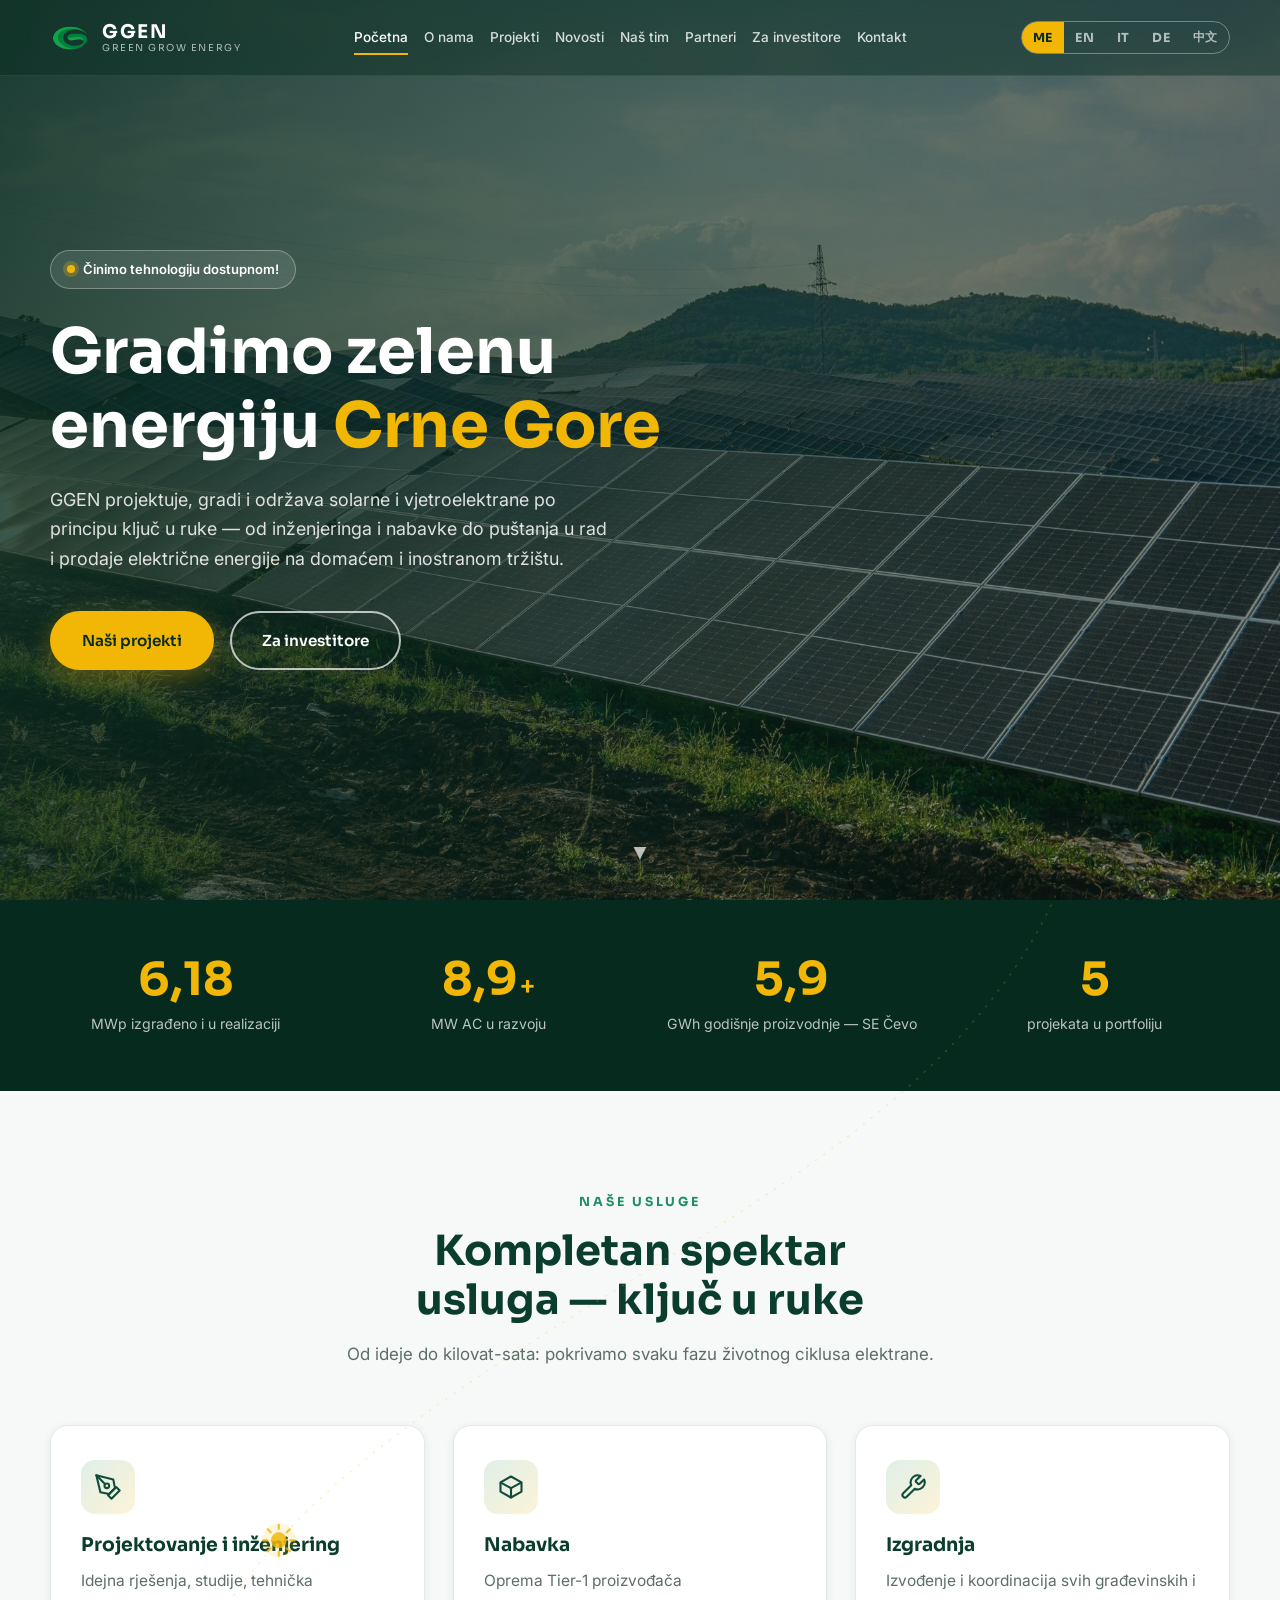
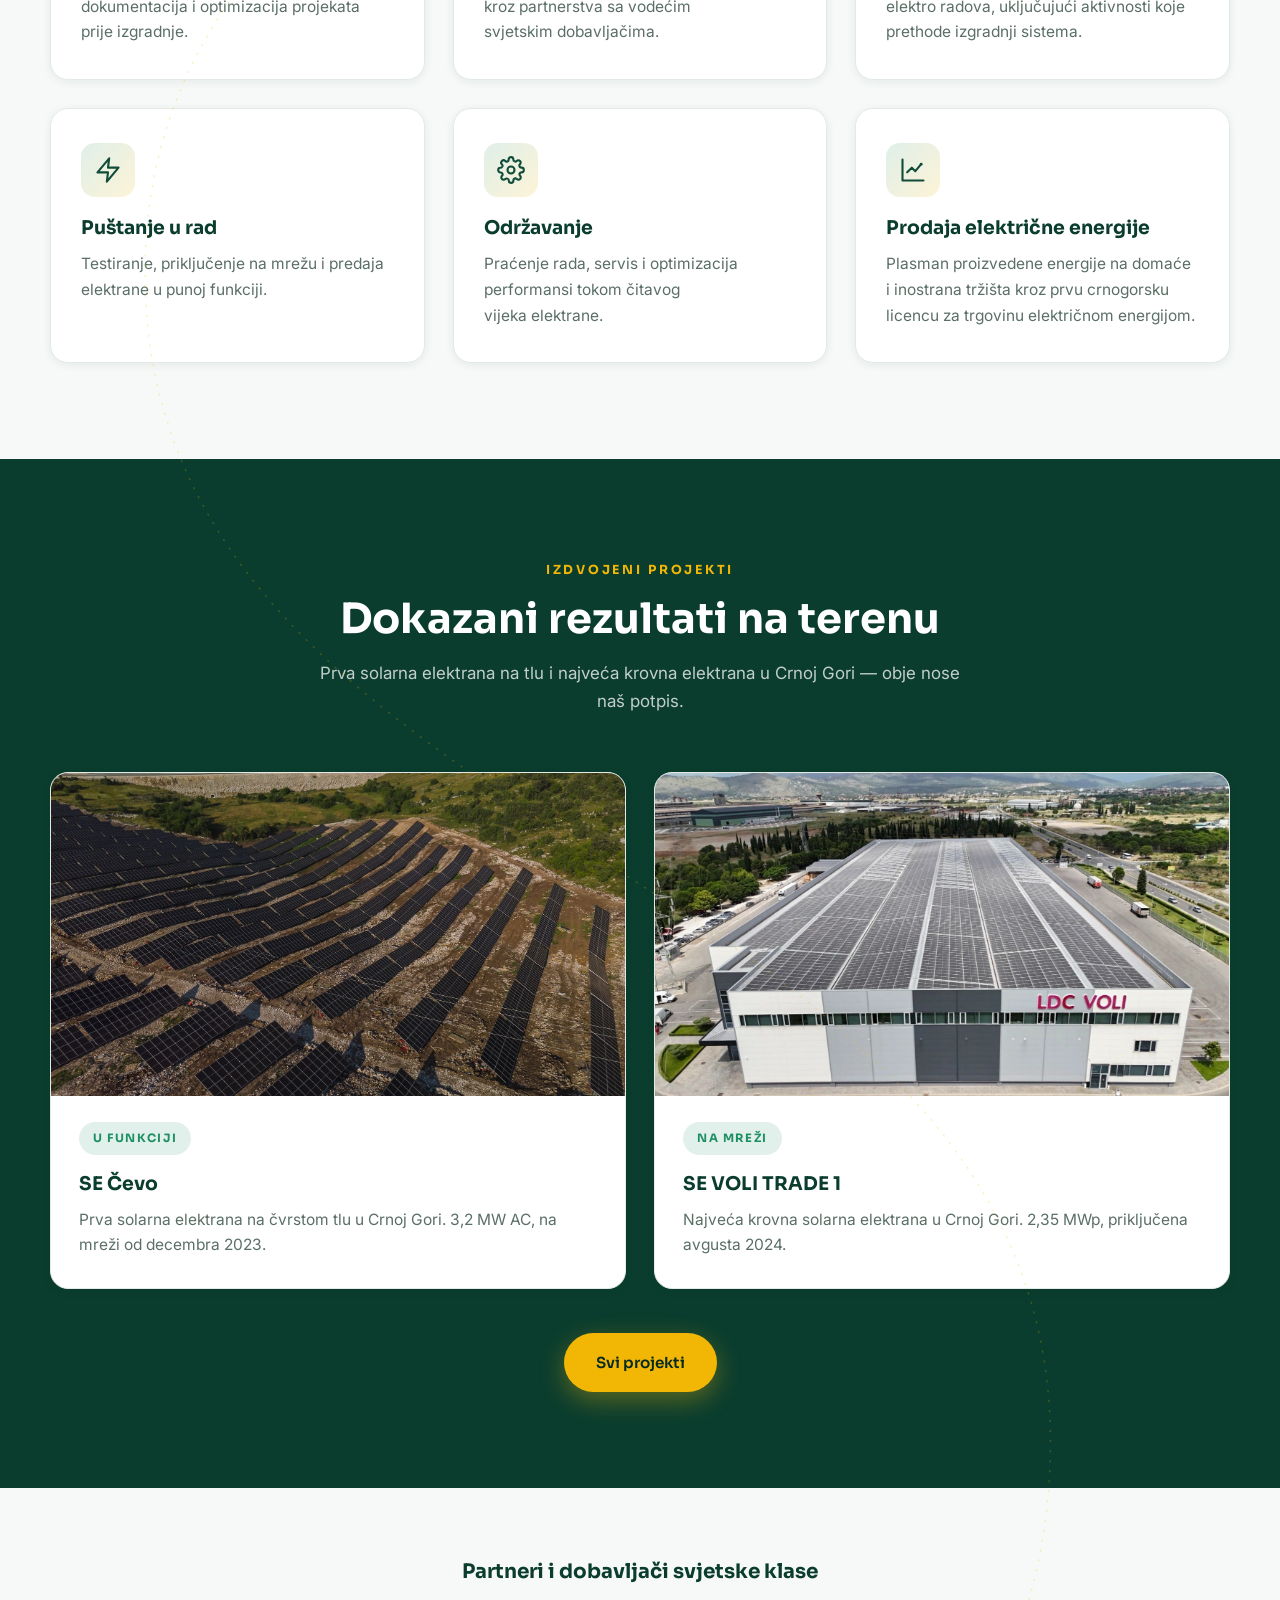
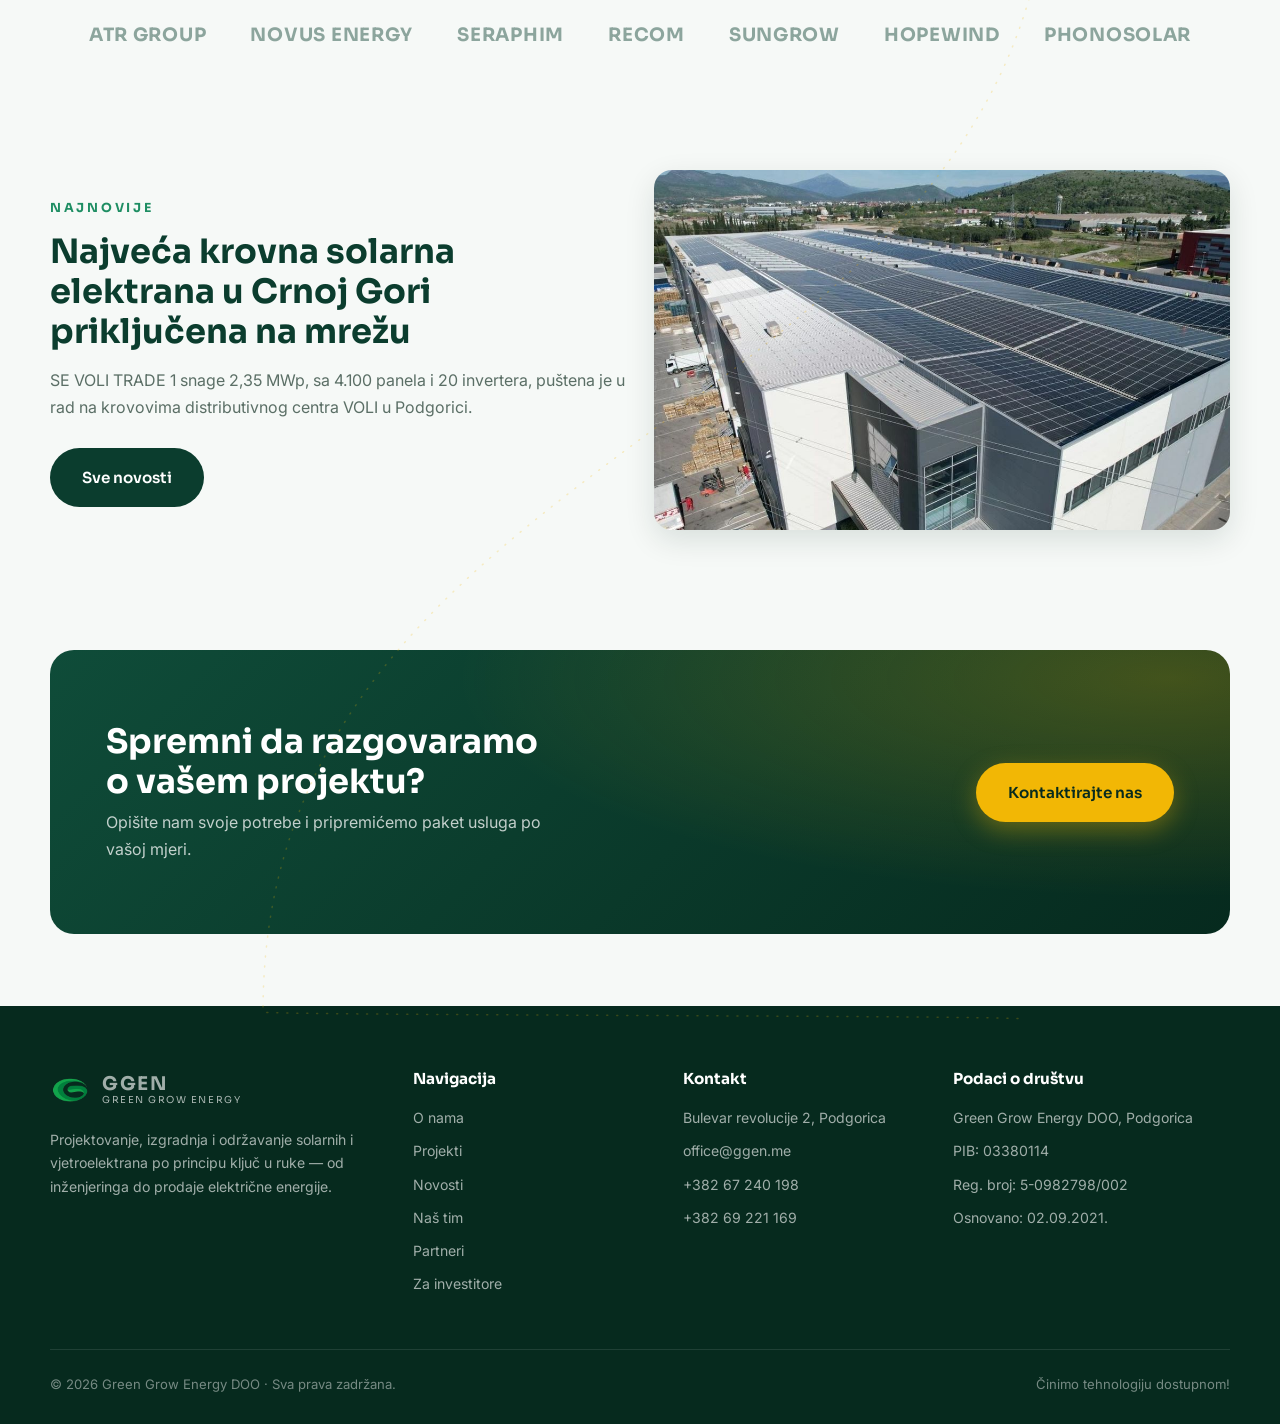
<file: index.html>
<!DOCTYPE html>
<html lang="cnr">
<head>
  <meta charset="UTF-8">
  <meta name="viewport" content="width=device-width, initial-scale=1.0">
  <title>GGEN — Green Grow Energy | Solarne i vjetroelektrane, Crna Gora</title>
  <meta name="description" content="GGEN projektuje, gradi i održava solarne i vjetroelektrane po principu ključ u ruke — od inženjeringa do prodaje električne energije.">
  <link rel="icon" href="favicon.ico" sizes="16x16 32x32 48x48">
  <link rel="icon" type="image/png" href="assets/img/favicon-ggen.png">
  <link rel="apple-touch-icon" href="assets/img/apple-touch-icon.png">
  <link rel="preconnect" href="https://fonts.googleapis.com">
  <link rel="preconnect" href="https://fonts.gstatic.com" crossorigin>
  <link href="https://fonts.googleapis.com/css2?family=Inter:wght@400;500;600;700&family=Sora:wght@600;700;800&display=swap" rel="stylesheet">
  <link rel="stylesheet" href="css/styles.css">
</head>
<body>

<header class="navbar">
  <div class="container">
    <a class="brand" href="index.html">
      <span class="brand-mark"><img src="assets/img/logo-g.png" alt="GGEN"></span>
      <span class="brand-text"><strong>GGEN</strong><span>Green Grow Energy</span></span>
    </a>
    <nav class="nav-links">
      <a href="index.html" data-i18n="nav.home">Početna</a>
      <a href="about.html" data-i18n="nav.about">O nama</a>
      <a href="projects.html" data-i18n="nav.projects">Projekti</a>
      <a href="news.html" data-i18n="nav.news">Novosti</a>
      <a href="team.html" data-i18n="nav.team">Naš tim</a>
      <a href="partners.html" data-i18n="nav.partners">Partneri</a>
      <a href="investors.html" data-i18n="nav.investors">Za investitore</a>
      <a href="contact.html" data-i18n="nav.contact">Kontakt</a>
    </nav>
    <div class="lang-toggle">
      <button data-lang="me" class="active" aria-label="Crnogorski">ME</button>
      <button data-lang="en" aria-label="English">EN</button>
      <button data-lang="it" aria-label="Italiano">IT</button>
      <button data-lang="de" aria-label="Deutsch">DE</button>
      <button data-lang="zh" aria-label="中文">中文</button>
    </div>
    <button class="nav-burger" aria-label="Meni"><span></span><span></span><span></span></button>
  </div>
</header>

<!-- HERO -->
<section class="hero">
  <div class="hero-bg" style="background-image:url('assets/img/hero-cevo-golden.jpg')"></div>
  <div class="container">
    <div class="hero-content">
      <span class="hero-badge"><span class="dot"></span><span data-i18n="home.badge">Činimo tehnologiju dostupnom!</span></span>
      <h1><span data-i18n="home.h1a">Gradimo zelenu energiju</span> <span class="gold" data-i18n="home.h1b">Crne Gore</span></h1>
      <p data-i18n="home.lead">GGEN projektuje, gradi i održava solarne i vjetroelektrane po principu ključ u ruke — od inženjeringa i nabavke do puštanja u rad i prodaje električne energije na domaćem i inostranom tržištu.</p>
      <div class="hero-actions">
        <a href="projects.html" class="btn btn-gold" data-i18n="home.cta1">Naši projekti</a>
        <a href="investors.html" class="btn btn-outline" data-i18n="home.cta2">Za investitore</a>
      </div>
    </div>
  </div>
  <span class="hero-scroll">▾</span>
</section>

<!-- STATS -->
<section class="stats-band">
  <div class="container">
    <div class="stats-grid">
      <div class="stat reveal">
        <div class="num"><span class="count" data-count="6.45" data-decimals="2">0</span></div>
        <div class="label" data-i18n="stat1.label">MWp izgrađeno i u realizaciji</div>
      </div>
      <div class="stat reveal d1">
        <div class="num"><span class="count" data-count="9.3" data-decimals="1">0</span><small>+</small></div>
        <div class="label" data-i18n="stat2.label">MW AC u razvoju</div>
      </div>
      <div class="stat reveal d2">
        <div class="num"><span class="count" data-count="6.2" data-decimals="1">0</span></div>
        <div class="label" data-i18n="stat3.label">GWh godišnje proizvodnje — SE Čevo</div>
      </div>
      <div class="stat reveal d3">
        <div class="num"><span class="count" data-count="5">0</span></div>
        <div class="label" data-i18n="stat4.label">projekata u portfoliju</div>
      </div>
    </div>
  </div>
</section>

<!-- SERVICES -->
<section class="section">
  <div class="container">
    <div class="section-head center reveal">
      <span class="eyebrow" data-i18n="home.svc.eyebrow">Naše usluge</span>
      <h2 data-i18n="home.svc.title">Kompletan spektar usluga — ključ u ruke</h2>
      <p data-i18n="home.svc.sub">Od ideje do kilovat-sata: pokrivamo svaku fazu životnog ciklusa elektrane.</p>
    </div>
    <div class="grid-3">
      <div class="card reveal">
        <div class="card-icon">
          <svg viewBox="0 0 24 24" fill="none" stroke="currentColor" stroke-width="1.8" stroke-linecap="round" stroke-linejoin="round"><path d="M12 19l7-7 3 3-7 7-3-3z"/><path d="M18 13l-1.5-7.5L2 2l3.5 14.5L13 18l5-5z"/><path d="M2 2l7.586 7.586"/><circle cx="11" cy="11" r="2"/></svg>
        </div>
        <h3 data-i18n="svc1.t">Projektovanje i inženjering</h3>
        <p data-i18n="svc1.p">Idejna rješenja, studije, tehnička dokumentacija i optimizacija projekata prije izgradnje.</p>
      </div>
      <div class="card reveal d1">
        <div class="card-icon">
          <svg viewBox="0 0 24 24" fill="none" stroke="currentColor" stroke-width="1.8" stroke-linecap="round" stroke-linejoin="round"><path d="M21 8l-9-5-9 5v8l9 5 9-5V8z"/><path d="M3.3 8.3L12 13l8.7-4.7"/><path d="M12 13v8"/></svg>
        </div>
        <h3 data-i18n="svc2.t">Nabavka</h3>
        <p data-i18n="svc2.p">Oprema Tier-1 proizvođača kroz partnerstva sa vodećim svjetskim dobavljačima.</p>
      </div>
      <div class="card reveal d2">
        <div class="card-icon">
          <svg viewBox="0 0 24 24" fill="none" stroke="currentColor" stroke-width="1.8" stroke-linecap="round" stroke-linejoin="round"><path d="M14.7 6.3a1 1 0 0 0 0 1.4l1.6 1.6a1 1 0 0 0 1.4 0l3.77-3.77a6 6 0 0 1-7.94 7.94l-6.91 6.91a2.12 2.12 0 0 1-3-3l6.91-6.91a6 6 0 0 1 7.94-7.94l-3.76 3.76z"/></svg>
        </div>
        <h3 data-i18n="svc3.t">Izgradnja</h3>
        <p data-i18n="svc3.p">Izvođenje i koordinacija svih građevinskih i elektro radova, uključujući aktivnosti koje prethode izgradnji sistema.</p>
      </div>
      <div class="card reveal">
        <div class="card-icon">
          <svg viewBox="0 0 24 24" fill="none" stroke="currentColor" stroke-width="1.8" stroke-linecap="round" stroke-linejoin="round"><polygon points="13 2 3 14 12 14 11 22 21 10 12 10 13 2"/></svg>
        </div>
        <h3 data-i18n="svc4.t">Puštanje u rad</h3>
        <p data-i18n="svc4.p">Testiranje, priključenje na mrežu i predaja elektrane u punoj funkciji.</p>
      </div>
      <div class="card reveal d1">
        <div class="card-icon">
          <svg viewBox="0 0 24 24" fill="none" stroke="currentColor" stroke-width="1.8" stroke-linecap="round" stroke-linejoin="round"><circle cx="12" cy="12" r="3"/><path d="M19.4 15a1.65 1.65 0 0 0 .33 1.82l.06.06a2 2 0 1 1-2.83 2.83l-.06-.06a1.65 1.65 0 0 0-1.82-.33 1.65 1.65 0 0 0-1 1.51V21a2 2 0 1 1-4 0v-.09A1.65 1.65 0 0 0 9 19.4a1.65 1.65 0 0 0-1.82.33l-.06.06a2 2 0 1 1-2.83-2.83l.06-.06a1.65 1.65 0 0 0 .33-1.82 1.65 1.65 0 0 0-1.51-1H3a2 2 0 1 1 0-4h.09A1.65 1.65 0 0 0 4.6 9a1.65 1.65 0 0 0-.33-1.82l-.06-.06a2 2 0 1 1 2.83-2.83l.06.06a1.65 1.65 0 0 0 1.82.33H9a1.65 1.65 0 0 0 1-1.51V3a2 2 0 1 1 4 0v.09a1.65 1.65 0 0 0 1 1.51 1.65 1.65 0 0 0 1.82-.33l.06-.06a2 2 0 1 1 2.83 2.83l-.06.06a1.65 1.65 0 0 0-.33 1.82V9a1.65 1.65 0 0 0 1.51 1H21a2 2 0 1 1 0 4h-.09a1.65 1.65 0 0 0-1.51 1z"/></svg>
        </div>
        <h3 data-i18n="svc5.t">Održavanje</h3>
        <p data-i18n="svc5.p">Praćenje rada, servis i optimizacija performansi tokom čitavog vijeka elektrane.</p>
      </div>
      <div class="card reveal d2">
        <div class="card-icon">
          <svg viewBox="0 0 24 24" fill="none" stroke="currentColor" stroke-width="1.8" stroke-linecap="round" stroke-linejoin="round"><path d="M3 3v18h18"/><path d="M7 14l4-4 3 3 5-6"/><circle cx="19" cy="7" r="1.2" fill="currentColor" stroke="none"/></svg>
        </div>
        <h3 data-i18n="svc6.t">Prodaja električne energije</h3>
        <p data-i18n="svc6.p">Plasman proizvedene energije na domaće i inostrana tržišta kroz prvu crnogorsku licencu za trgovinu električnom energijom.</p>
      </div>
    </div>
  </div>
</section>

<!-- FEATURED PROJECTS -->
<section class="section dark">
  <div class="container">
    <div class="section-head center reveal">
      <span class="eyebrow" data-i18n="home.proj.eyebrow">Izdvojeni projekti</span>
      <h2 data-i18n="home.proj.title">Dokazani rezultati na terenu</h2>
      <p data-i18n="home.proj.sub">Prva solarna elektrana na tlu i najveća krovna elektrana u Crnoj Gori — obje nose naš potpis.</p>
    </div>
    <div class="grid-2">
      <a href="projects.html" class="card photo-card reveal">
        <img src="assets/img/cevo-aerial.jpg" alt="SE Čevo — snimak iz vazduha">
        <div class="pc-body">
          <span class="badge live" data-i18n="home.cevo.badge">U funkciji</span>
          <h3 data-i18n="home.cevo.t">SE Čevo</h3>
          <p data-i18n="home.cevo.p">Prva solarna elektrana na čvrstom tlu u Crnoj Gori. 3,2 MW AC, na mreži od decembra 2023.</p>
        </div>
      </a>
      <a href="projects.html" class="card photo-card reveal d1">
        <img src="assets/img/voli-aerial.jpg" alt="SE VOLI TRADE 1 — krovna solarna elektrana">
        <div class="pc-body">
          <span class="badge live" data-i18n="home.voli.badge">Na mreži</span>
          <h3 data-i18n="home.voli.t">SE VOLI TRADE 1</h3>
          <p data-i18n="home.voli.p">Najveća krovna solarna elektrana u Crnoj Gori. 2,35 MWp, priključena avgusta 2024.</p>
        </div>
      </a>
    </div>
    <div style="text-align:center;margin-top:44px" class="reveal">
      <a href="projects.html" class="btn btn-gold" data-i18n="home.proj.all">Svi projekti</a>
    </div>
  </div>
</section>

<!-- PARTNERS STRIP -->
<section class="section tight">
  <div class="container">
    <div class="section-head center reveal" style="margin-bottom:36px">
      <h2 style="font-size:1.25rem" data-i18n="home.partners.t">Partneri i dobavljači svjetske klase</h2>
    </div>
    <div class="partner-strip reveal">
      <span>ATR GROUP</span><span>NOVUS ENERGY</span><span>SERAPHIM</span><span>RECOM</span><span>SUNGROW</span><span>HOPEWIND</span><span>PHONOSOLAR</span>
    </div>
  </div>
</section>

<!-- LATEST NEWS TEASER -->
<section class="section" style="padding-top:48px">
  <div class="container">
    <div class="grid-2" style="align-items:center">
      <div class="reveal">
        <span class="eyebrow" data-i18n="home.news.eyebrow">Najnovije</span>
        <h2 style="font-size:clamp(1.5rem,2.8vw,2.1rem);margin-bottom:16px" data-i18n="home.news.t">Najveća krovna solarna elektrana u Crnoj Gori priključena na mrežu</h2>
        <p style="color:var(--muted);margin-bottom:28px" data-i18n="home.news.p">SE VOLI TRADE 1 snage 2,35 MWp, sa 4.100 panela i 20 invertera, puštena je u rad na krovovima distributivnog centra VOLI u Podgorici.</p>
        <a href="news.html" class="btn btn-green" data-i18n="home.news.link">Sve novosti</a>
      </div>
      <figure class="reveal d1" style="border-radius:var(--radius);overflow:hidden;box-shadow:var(--shadow-md);margin:0">
        <img src="assets/img/voli-roof-mountains.jpg" alt="Solarni paneli na krovu distributivnog centra VOLI" style="width:100%;aspect-ratio:16/10;object-fit:cover">
      </figure>
    </div>
  </div>
</section>

<!-- CTA -->
<section class="section tight" style="padding-top:24px">
  <div class="container">
    <div class="cta-banner reveal">
      <div>
        <h2 data-i18n="cta.title">Spremni da razgovaramo o vašem projektu?</h2>
        <p data-i18n="cta.sub">Opišite nam svoje potrebe i pripremićemo paket usluga po vašoj mjeri.</p>
      </div>
      <a href="contact.html" class="btn btn-gold" data-i18n="cta.btn">Kontaktirajte nas</a>
    </div>
  </div>
</section>

<!-- FOOTER -->
<footer>
  <div class="container">
    <div class="footer-grid">
      <div>
        <a class="brand" href="index.html" style="margin-bottom:18px">
          <span class="brand-mark"><img src="assets/img/logo-g.png" alt="GGEN"></span>
          <span class="brand-text"><strong>GGEN</strong><span>Green Grow Energy</span></span>
        </a>
        <p style="margin-top:16px" data-i18n="footer.desc">Projektovanje, izgradnja i održavanje solarnih i vjetroelektrana po principu ključ u ruke — od inženjeringa do prodaje električne energije.</p>
      </div>
      <div>
        <h4 data-i18n="footer.nav">Navigacija</h4>
        <ul>
          <li><a href="about.html" data-i18n="nav.about">O nama</a></li>
          <li><a href="projects.html" data-i18n="nav.projects">Projekti</a></li>
          <li><a href="news.html" data-i18n="nav.news">Novosti</a></li>
          <li><a href="team.html" data-i18n="nav.team">Naš tim</a></li>
          <li><a href="partners.html" data-i18n="nav.partners">Partneri</a></li>
          <li><a href="investors.html" data-i18n="nav.investors">Za investitore</a></li>
        </ul>
      </div>
      <div>
        <h4 data-i18n="footer.contact">Kontakt</h4>
        <ul>
          <li>Bulevar revolucije 2, Podgorica</li>
          <li><a href="mailto:office@ggen.me">office@ggen.me</a></li>
          <li><a href="tel:+38267240198">+382 67 240 198</a></li>
          <li><a href="tel:+38269221169">+382 69 221 169</a></li>
        </ul>
      </div>
      <div>
        <h4 data-i18n="footer.registry">Podaci o društvu</h4>
        <ul>
          <li data-i18n="footer.reg1">Green Grow Energy DOO, Podgorica</li>
          <li data-i18n="footer.reg2">PIB: 03380114</li>
          <li data-i18n="footer.reg3">Reg. broj: 5-0982798/002</li>
          <li data-i18n="footer.reg4">Osnovano: 02.09.2021.</li>
        </ul>
      </div>
    </div>
    <div class="footer-bottom">
      <span>© <span id="year">2026</span> Green Grow Energy DOO · <span data-i18n="footer.rights">Sva prava zadržana.</span></span>
      <span data-i18n="footer.tagline">Činimo tehnologiju dostupnom!</span>
    </div>
  </div>
</footer>

<script src="js/i18n.js"></script>
<script src="js/main.js"></script>
<script src="js/sun.js"></script>
</body>
</html>
</file>
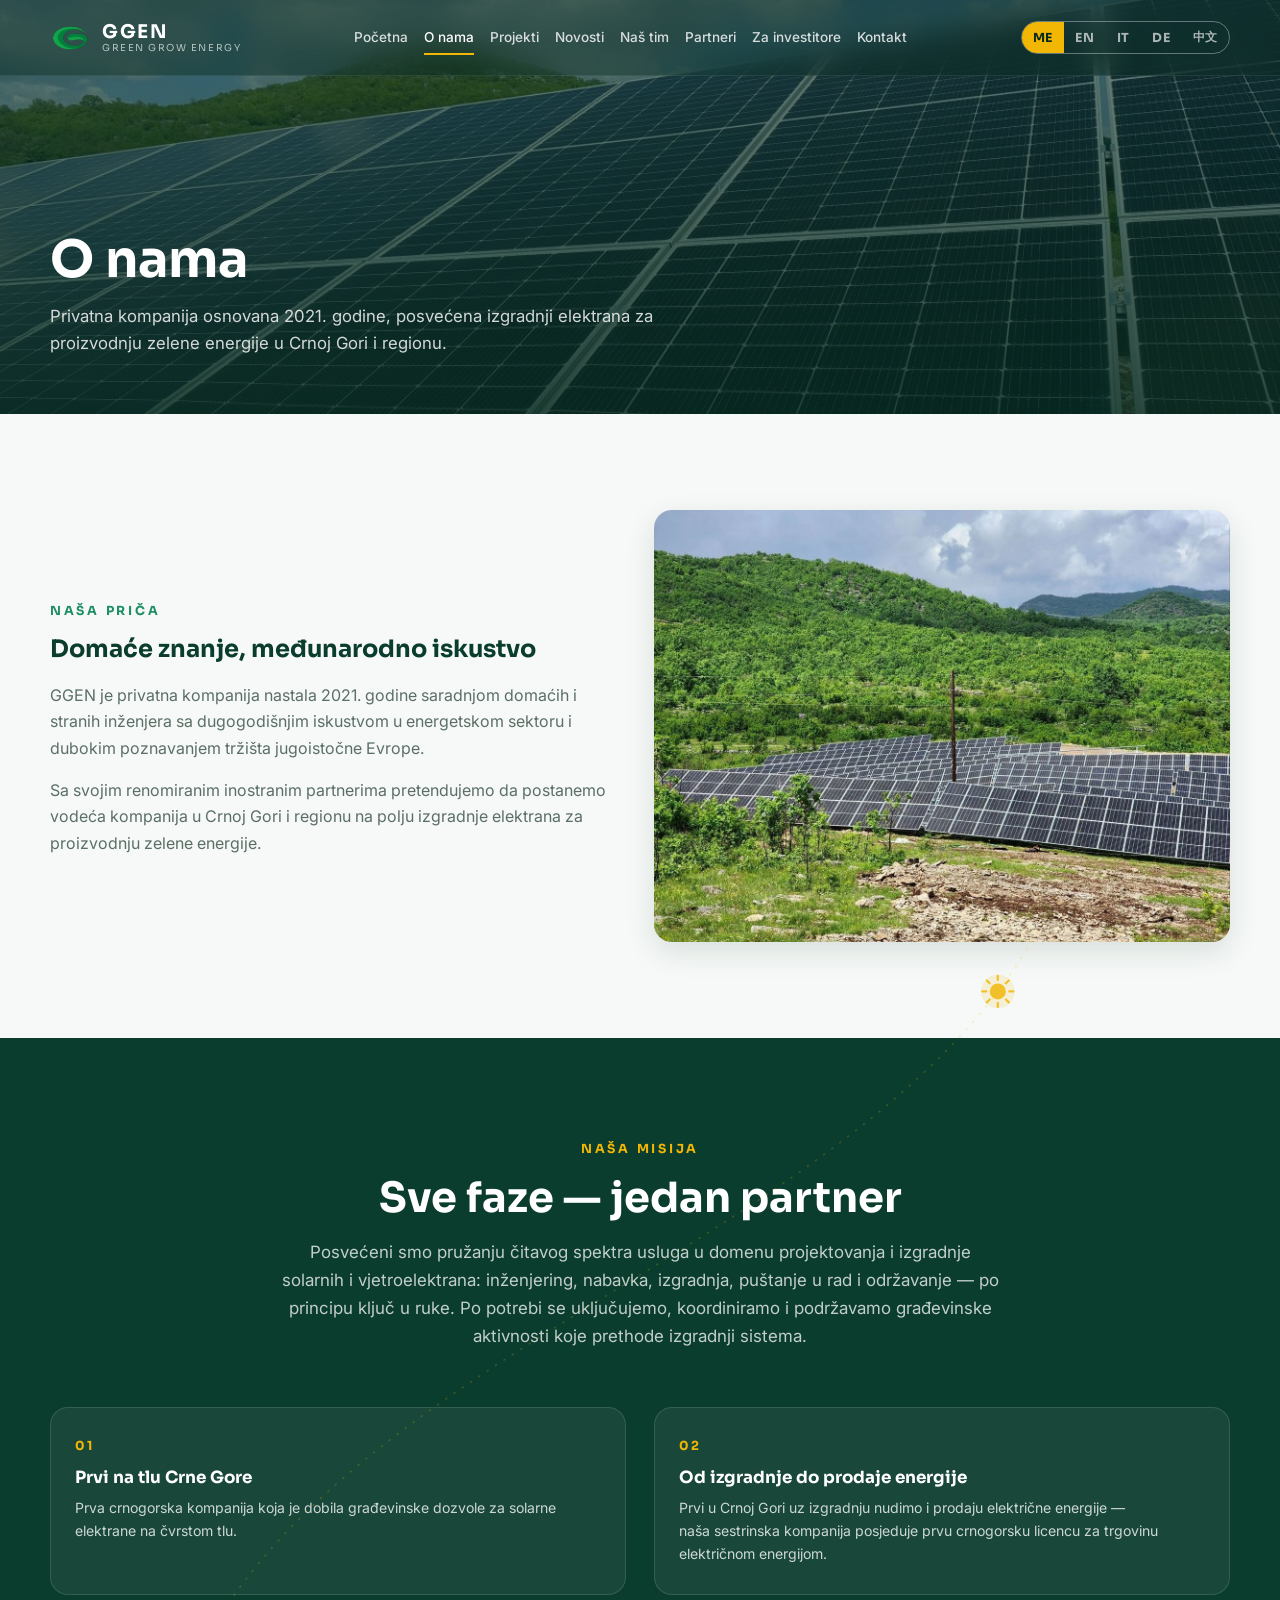
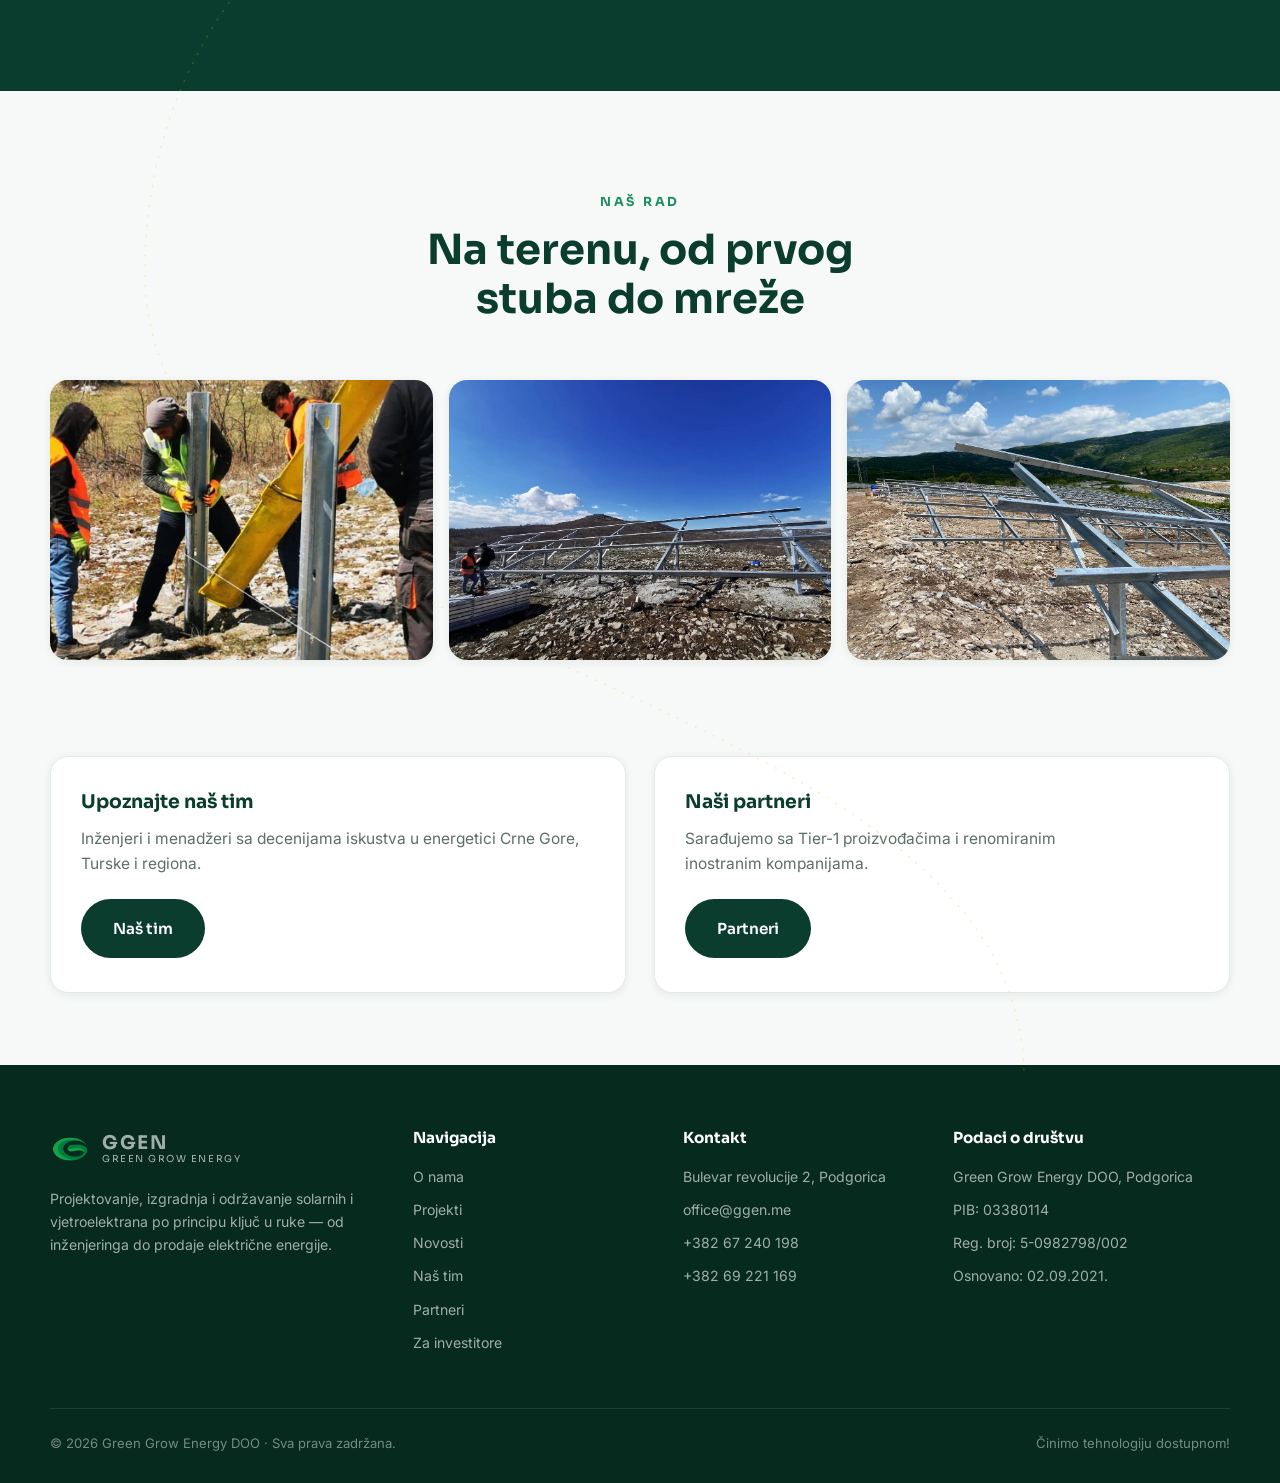
<file: about.html>
<!DOCTYPE html>
<html lang="cnr">
<head>
  <meta charset="UTF-8">
  <meta name="viewport" content="width=device-width, initial-scale=1.0">
  <title>O nama — GGEN | Green Grow Energy</title>
  <meta name="description" content="GGEN — privatna kompanija osnovana 2021. godine, posvećena izgradnji elektrana za proizvodnju zelene energije u Crnoj Gori i regionu.">
  <link rel="icon" href="favicon.ico" sizes="16x16 32x32 48x48">
  <link rel="icon" type="image/png" href="assets/img/favicon-ggen.png">
  <link rel="apple-touch-icon" href="assets/img/apple-touch-icon.png">
  <link rel="preconnect" href="https://fonts.googleapis.com">
  <link rel="preconnect" href="https://fonts.gstatic.com" crossorigin>
  <link href="https://fonts.googleapis.com/css2?family=Inter:wght@400;500;600;700&family=Sora:wght@600;700;800&display=swap" rel="stylesheet">
  <link rel="stylesheet" href="css/styles.css">
</head>
<body>

<header class="navbar">
  <div class="container">
    <a class="brand" href="index.html">
      <span class="brand-mark"><img src="assets/img/logo-g.png" alt="GGEN"></span>
      <span class="brand-text"><strong>GGEN</strong><span>Green Grow Energy</span></span>
    </a>
    <nav class="nav-links">
      <a href="index.html" data-i18n="nav.home">Početna</a>
      <a href="about.html" data-i18n="nav.about">O nama</a>
      <a href="projects.html" data-i18n="nav.projects">Projekti</a>
      <a href="news.html" data-i18n="nav.news">Novosti</a>
      <a href="team.html" data-i18n="nav.team">Naš tim</a>
      <a href="partners.html" data-i18n="nav.partners">Partneri</a>
      <a href="investors.html" data-i18n="nav.investors">Za investitore</a>
      <a href="contact.html" data-i18n="nav.contact">Kontakt</a>
    </nav>
    <div class="lang-toggle">
      <button data-lang="me" class="active" aria-label="Crnogorski">ME</button>
      <button data-lang="en" aria-label="English">EN</button>
      <button data-lang="it" aria-label="Italiano">IT</button>
      <button data-lang="de" aria-label="Deutsch">DE</button>
      <button data-lang="zh" aria-label="中文">中文</button>
    </div>
    <button class="nav-burger" aria-label="Meni"><span></span><span></span><span></span></button>
  </div>
</header>

<section class="page-hero">
  <div class="hero-bg" style="background-image:url('assets/img/cevo-panels-closeup.jpg')"></div>
  <div class="container">
    <h1 data-i18n="about.hero.t">O nama</h1>
    <p data-i18n="about.hero.s">Privatna kompanija osnovana 2021. godine, posvećena izgradnji elektrana za proizvodnju zelene energije u Crnoj Gori i regionu.</p>
  </div>
</section>

<!-- STORY -->
<section class="section">
  <div class="container">
    <div class="grid-2" style="align-items:center">
      <div class="reveal">
        <span class="eyebrow" data-i18n="about.story.eyebrow">Naša priča</span>
        <h2 style="margin-bottom:18px" data-i18n="about.story.t">Domaće znanje, međunarodno iskustvo</h2>
        <p style="color:var(--muted);margin-bottom:16px" data-i18n="about.story.p1">GGEN je privatna kompanija nastala 2021. godine saradnjom domaćih i stranih inženjera sa dugogodišnjim iskustvom u energetskom sektoru i dubokim poznavanjem tržišta jugoistočne Evrope.</p>
        <p style="color:var(--muted)" data-i18n="about.story.p2">Sa svojim renomiranim inostranim partnerima pretendujemo da postanemo vodeća kompanija u Crnoj Gori i regionu na polju izgradnje elektrana za proizvodnju zelene energije.</p>
      </div>
      <figure class="reveal d1" style="border-radius:var(--radius);overflow:hidden;box-shadow:var(--shadow-md);margin:0">
        <img src="assets/img/cevo-valley.jpg" alt="SE Čevo u crnogorskom pejzažu" style="width:100%;aspect-ratio:4/3;object-fit:cover">
      </figure>
    </div>
  </div>
</section>

<!-- MISSION + FIRSTS -->
<section class="section dark">
  <div class="container">
    <div class="section-head center reveal">
      <span class="eyebrow" data-i18n="about.mission.eyebrow">Naša misija</span>
      <h2 data-i18n="about.mission.t">Sve faze — jedan partner</h2>
      <p data-i18n="about.mission.p">Posvećeni smo pružanju čitavog spektra usluga u domenu projektovanja i izgradnje solarnih i vjetroelektrana: inženjering, nabavka, izgradnja, puštanje u rad i održavanje — po principu ključ u ruke. Po potrebi se uključujemo, koordiniramo i podržavamo građevinske aktivnosti koje prethode izgradnji sistema.</p>
    </div>
    <div class="grid-2">
      <div class="edge-step reveal">
        <div class="es-num">01</div>
        <h3 data-i18n="about.first1.t">Prvi na tlu Crne Gore</h3>
        <p data-i18n="about.first1.p">Prva crnogorska kompanija koja je dobila građevinske dozvole za solarne elektrane na čvrstom tlu.</p>
      </div>
      <div class="edge-step reveal d1">
        <div class="es-num">02</div>
        <h3 data-i18n="about.first2.t">Od izgradnje do prodaje energije</h3>
        <p data-i18n="about.first2.p">Prvi u Crnoj Gori uz izgradnju nudimo i prodaju električne energije — naša sestrinska kompanija posjeduje prvu crnogorsku licencu za trgovinu električnom energijom.</p>
      </div>
    </div>
  </div>
</section>

<!-- WORK PHOTOS -->
<section class="section">
  <div class="container">
    <div class="section-head center reveal">
      <span class="eyebrow" data-i18n="about.work.eyebrow">Naš rad</span>
      <h2 data-i18n="about.work.t">Na terenu, od prvog stuba do mreže</h2>
    </div>
    <div class="photo-band">
      <figure class="reveal"><img src="assets/img/cevo-construction-2.jpg" alt="Postavljanje stubova konstrukcije na SE Čevo"></figure>
      <figure class="reveal d1"><img src="assets/img/cevo-construction-1.jpg" alt="Montaža noseće konstrukcije na SE Čevo"></figure>
      <figure class="reveal d2"><img src="assets/img/cevo-structures.jpg" alt="Noseće konstrukcije SE Čevo pred montažu panela"></figure>
    </div>
  </div>
</section>

<!-- TEAM & PARTNERS LINKS -->
<section class="section tight" style="padding-top:0">
  <div class="container">
    <div class="grid-2">
      <div class="card reveal">
        <h3 data-i18n="about.team.t">Upoznajte naš tim</h3>
        <p style="margin-bottom:22px" data-i18n="about.team.p">Inženjeri i menadžeri sa decenijama iskustva u energetici Crne Gore, Turske i regiona.</p>
        <a href="team.html" class="btn btn-green" data-i18n="about.team.btn">Naš tim</a>
      </div>
      <div class="card reveal d1">
        <h3 data-i18n="about.partners.t">Naši partneri</h3>
        <p style="margin-bottom:22px" data-i18n="about.partners.p">Sarađujemo sa Tier-1 proizvođačima i renomiranim inostranim kompanijama.</p>
        <a href="partners.html" class="btn btn-green" data-i18n="about.partners.btn">Partneri</a>
      </div>
    </div>
  </div>
</section>

<footer>
  <div class="container">
    <div class="footer-grid">
      <div>
        <a class="brand" href="index.html" style="margin-bottom:18px">
          <span class="brand-mark"><img src="assets/img/logo-g.png" alt="GGEN"></span>
          <span class="brand-text"><strong>GGEN</strong><span>Green Grow Energy</span></span>
        </a>
        <p style="margin-top:16px" data-i18n="footer.desc">Projektovanje, izgradnja i održavanje solarnih i vjetroelektrana po principu ključ u ruke — od inženjeringa do prodaje električne energije.</p>
      </div>
      <div>
        <h4 data-i18n="footer.nav">Navigacija</h4>
        <ul>
          <li><a href="about.html" data-i18n="nav.about">O nama</a></li>
          <li><a href="projects.html" data-i18n="nav.projects">Projekti</a></li>
          <li><a href="news.html" data-i18n="nav.news">Novosti</a></li>
          <li><a href="team.html" data-i18n="nav.team">Naš tim</a></li>
          <li><a href="partners.html" data-i18n="nav.partners">Partneri</a></li>
          <li><a href="investors.html" data-i18n="nav.investors">Za investitore</a></li>
        </ul>
      </div>
      <div>
        <h4 data-i18n="footer.contact">Kontakt</h4>
        <ul>
          <li>Bulevar revolucije 2, Podgorica</li>
          <li><a href="mailto:office@ggen.me">office@ggen.me</a></li>
          <li><a href="tel:+38267240198">+382 67 240 198</a></li>
          <li><a href="tel:+38269221169">+382 69 221 169</a></li>
        </ul>
      </div>
      <div>
        <h4 data-i18n="footer.registry">Podaci o društvu</h4>
        <ul>
          <li data-i18n="footer.reg1">Green Grow Energy DOO, Podgorica</li>
          <li data-i18n="footer.reg2">PIB: 03380114</li>
          <li data-i18n="footer.reg3">Reg. broj: 5-0982798/002</li>
          <li data-i18n="footer.reg4">Osnovano: 02.09.2021.</li>
        </ul>
      </div>
    </div>
    <div class="footer-bottom">
      <span>© <span id="year">2026</span> Green Grow Energy DOO · <span data-i18n="footer.rights">Sva prava zadržana.</span></span>
      <span data-i18n="footer.tagline">Činimo tehnologiju dostupnom!</span>
    </div>
  </div>
</footer>

<script src="js/i18n.js"></script>
<script src="js/main.js"></script>
<script src="js/sun.js"></script>
</body>
</html>
</file>
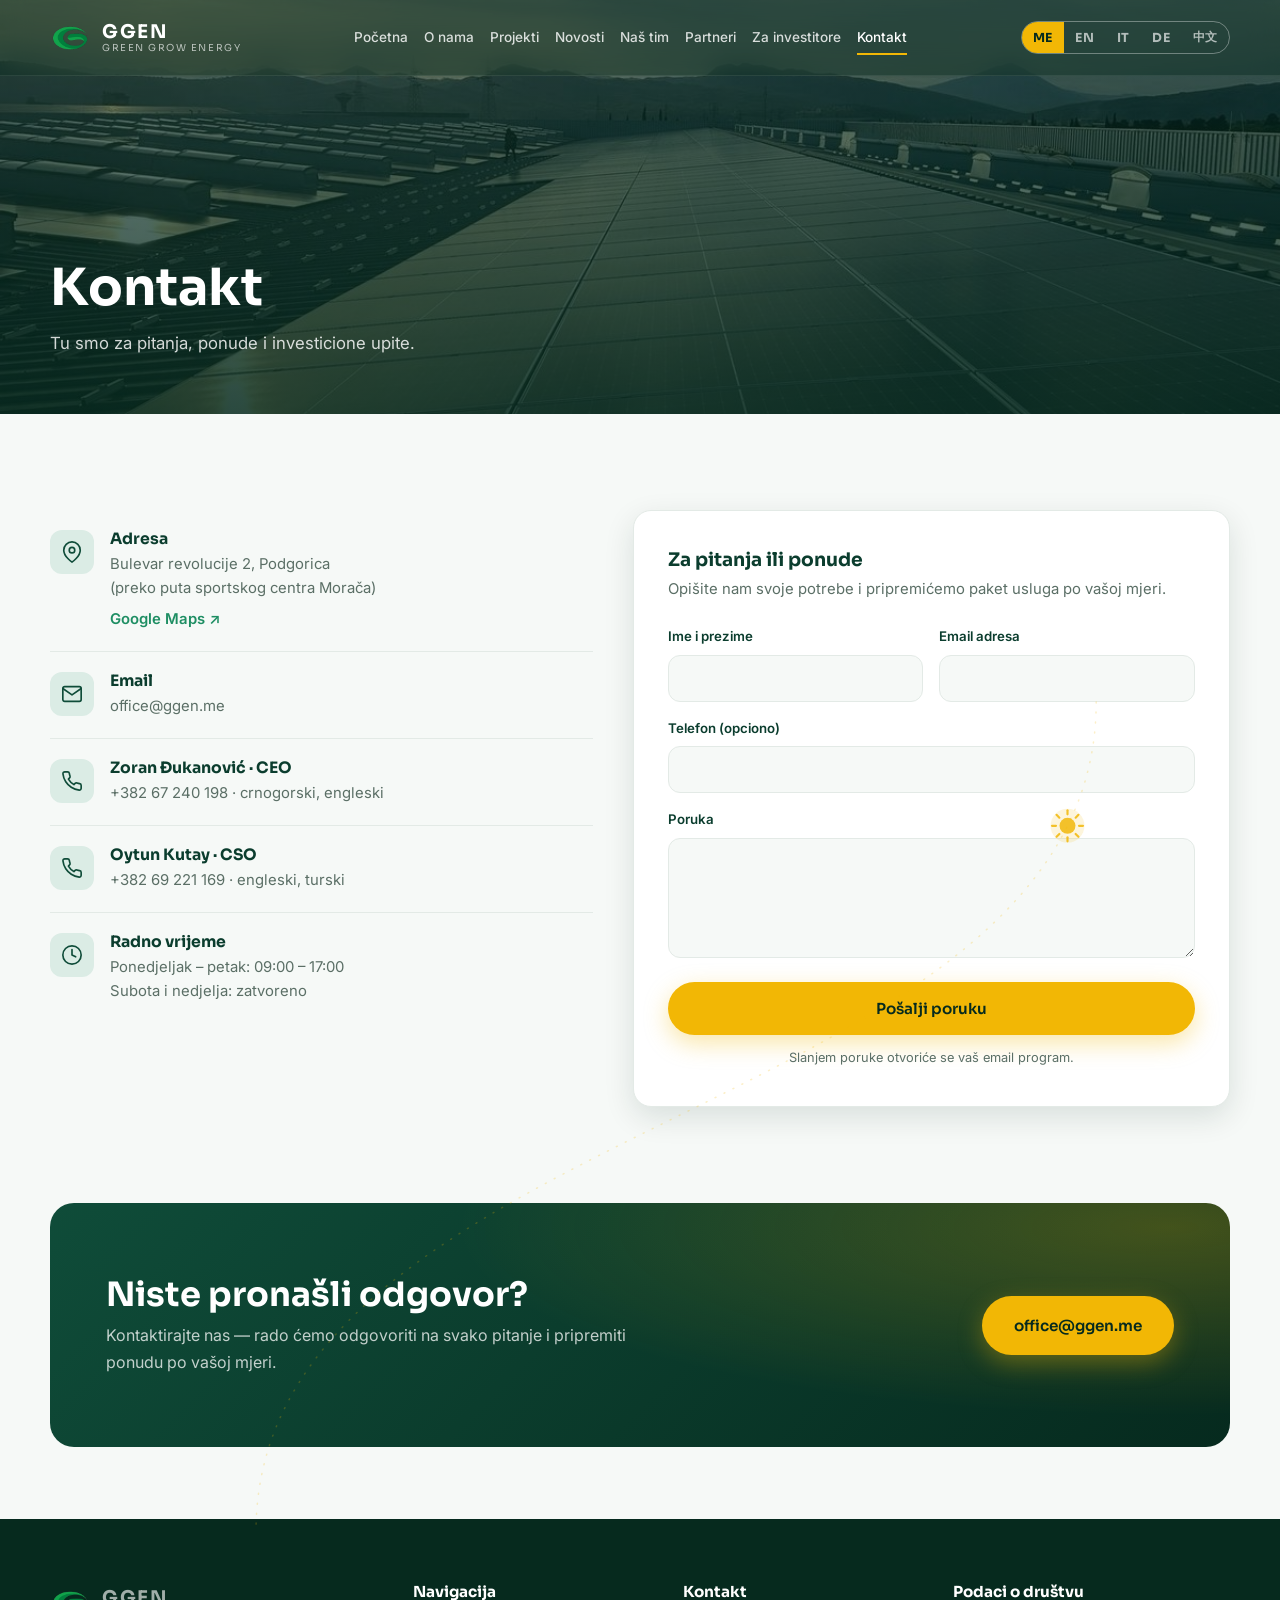
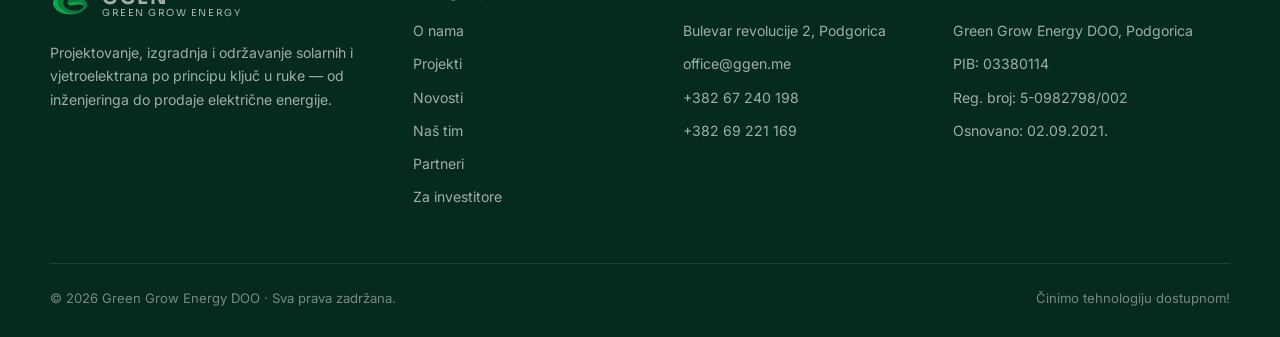
<file: contact.html>
<!DOCTYPE html>
<html lang="cnr">
<head>
  <meta charset="UTF-8">
  <meta name="viewport" content="width=device-width, initial-scale=1.0">
  <title>Kontakt — GGEN | Green Grow Energy</title>
  <meta name="description" content="Kontaktirajte GGEN — Bulevar revolucije 2, Podgorica · office@ggen.me · Pon–Pet 09:00–17:00.">
  <link rel="icon" href="favicon.ico" sizes="16x16 32x32 48x48">
  <link rel="icon" type="image/png" href="assets/img/favicon-ggen.png">
  <link rel="apple-touch-icon" href="assets/img/apple-touch-icon.png">
  <link rel="preconnect" href="https://fonts.googleapis.com">
  <link rel="preconnect" href="https://fonts.gstatic.com" crossorigin>
  <link href="https://fonts.googleapis.com/css2?family=Inter:wght@400;500;600;700&family=Sora:wght@600;700;800&display=swap" rel="stylesheet">
  <link rel="stylesheet" href="css/styles.css">
</head>
<body>

<header class="navbar">
  <div class="container">
    <a class="brand" href="index.html">
      <span class="brand-mark"><img src="assets/img/logo-g.png" alt="GGEN"></span>
      <span class="brand-text"><strong>GGEN</strong><span>Green Grow Energy</span></span>
    </a>
    <nav class="nav-links">
      <a href="index.html" data-i18n="nav.home">Početna</a>
      <a href="about.html" data-i18n="nav.about">O nama</a>
      <a href="projects.html" data-i18n="nav.projects">Projekti</a>
      <a href="news.html" data-i18n="nav.news">Novosti</a>
      <a href="team.html" data-i18n="nav.team">Naš tim</a>
      <a href="partners.html" data-i18n="nav.partners">Partneri</a>
      <a href="investors.html" data-i18n="nav.investors">Za investitore</a>
      <a href="contact.html" data-i18n="nav.contact">Kontakt</a>
    </nav>
    <div class="lang-toggle">
      <button data-lang="me" class="active" aria-label="Crnogorski">ME</button>
      <button data-lang="en" aria-label="English">EN</button>
      <button data-lang="it" aria-label="Italiano">IT</button>
      <button data-lang="de" aria-label="Deutsch">DE</button>
      <button data-lang="zh" aria-label="中文">中文</button>
    </div>
    <button class="nav-burger" aria-label="Meni"><span></span><span></span><span></span></button>
  </div>
</header>

<section class="page-hero">
  <div class="hero-bg" style="background-image:url('assets/img/voli-roof-sunset.jpg')"></div>
  <div class="container">
    <h1 data-i18n="con.hero.t">Kontakt</h1>
    <p data-i18n="con.hero.s">Tu smo za pitanja, ponude i investicione upite.</p>
  </div>
</section>

<section class="section">
  <div class="container">
    <div class="contact-grid">
      <!-- INFO -->
      <div class="reveal">
        <div class="info-tile">
          <div class="it-icon">
            <svg viewBox="0 0 24 24" fill="none" stroke="currentColor" stroke-width="1.8" stroke-linecap="round" stroke-linejoin="round"><path d="M21 10c0 7-9 13-9 13s-9-6-9-13a9 9 0 0 1 18 0z"/><circle cx="12" cy="10" r="3"/></svg>
          </div>
          <div>
            <h4 data-i18n="con.addr.t">Adresa</h4>
            <p data-i18n="con.addr.p">Bulevar revolucije 2, Podgorica<br>(preko puta sportskog centra Morača)</p>
            <p style="margin-top:6px;font-size:0.85rem;font-weight:600"><a href="https://maps.google.com/?q=Bulevar+revolucije+2,+Podgorica,+Montenegro" target="_blank" rel="noopener" style="color:var(--emerald)">Google Maps ↗</a></p>
          </div>
        </div>
        <div class="info-tile">
          <div class="it-icon">
            <svg viewBox="0 0 24 24" fill="none" stroke="currentColor" stroke-width="1.8" stroke-linecap="round" stroke-linejoin="round"><path d="M4 4h16c1.1 0 2 .9 2 2v12c0 1.1-.9 2-2 2H4c-1.1 0-2-.9-2-2V6c0-1.1.9-2 2-2z"/><polyline points="22,6 12,13 2,6"/></svg>
          </div>
          <div>
            <h4 data-i18n="con.mail.t">Email</h4>
            <p><a href="mailto:office@ggen.me">office@ggen.me</a></p>
          </div>
        </div>
        <div class="info-tile">
          <div class="it-icon">
            <svg viewBox="0 0 24 24" fill="none" stroke="currentColor" stroke-width="1.8" stroke-linecap="round" stroke-linejoin="round"><path d="M22 16.92v3a2 2 0 0 1-2.18 2 19.79 19.79 0 0 1-8.63-3.07 19.5 19.5 0 0 1-6-6 19.79 19.79 0 0 1-3.07-8.67A2 2 0 0 1 4.11 2h3a2 2 0 0 1 2 1.72 12.84 12.84 0 0 0 .7 2.81 2 2 0 0 1-.45 2.11L8.09 9.91a16 16 0 0 0 6 6l1.27-1.27a2 2 0 0 1 2.11-.45 12.84 12.84 0 0 0 2.81.7A2 2 0 0 1 22 16.92z"/></svg>
          </div>
          <div>
            <h4 data-i18n="con.zoran.t">Zoran Đukanović · CEO</h4>
            <p><a href="tel:+38267240198">+382 67 240 198</a> · <span data-i18n="con.zoran.p">crnogorski, engleski</span></p>
          </div>
        </div>
        <div class="info-tile">
          <div class="it-icon">
            <svg viewBox="0 0 24 24" fill="none" stroke="currentColor" stroke-width="1.8" stroke-linecap="round" stroke-linejoin="round"><path d="M22 16.92v3a2 2 0 0 1-2.18 2 19.79 19.79 0 0 1-8.63-3.07 19.5 19.5 0 0 1-6-6 19.79 19.79 0 0 1-3.07-8.67A2 2 0 0 1 4.11 2h3a2 2 0 0 1 2 1.72 12.84 12.84 0 0 0 .7 2.81 2 2 0 0 1-.45 2.11L8.09 9.91a16 16 0 0 0 6 6l1.27-1.27a2 2 0 0 1 2.11-.45 12.84 12.84 0 0 0 2.81.7A2 2 0 0 1 22 16.92z"/></svg>
          </div>
          <div>
            <h4 data-i18n="con.oytun.t">Oytun Kutay · CSO</h4>
            <p><a href="tel:+38269221169">+382 69 221 169</a> · <span data-i18n="con.oytun.p">engleski, turski</span></p>
          </div>
        </div>
        <div class="info-tile">
          <div class="it-icon">
            <svg viewBox="0 0 24 24" fill="none" stroke="currentColor" stroke-width="1.8" stroke-linecap="round" stroke-linejoin="round"><circle cx="12" cy="12" r="10"/><polyline points="12 6 12 12 16 14"/></svg>
          </div>
          <div>
            <h4 data-i18n="con.hours.t">Radno vrijeme</h4>
            <p data-i18n="con.hours.p">Ponedjeljak – petak: 09:00 – 17:00<br>Subota i nedjelja: zatvoreno</p>
          </div>
        </div>
      </div>

      <!-- FORM -->
      <div class="form-card reveal d1">
        <h3 data-i18n="con.form.t">Za pitanja ili ponude</h3>
        <p class="fc-sub" data-i18n="con.form.s">Opišite nam svoje potrebe i pripremićemo paket usluga po vašoj mjeri.</p>
        <form id="contact-form">
          <div class="form-row">
            <div class="field">
              <label for="cf-name" data-i18n="con.f.name">Ime i prezime</label>
              <input type="text" id="cf-name" required>
            </div>
            <div class="field">
              <label for="cf-email" data-i18n="con.f.email">Email adresa</label>
              <input type="email" id="cf-email" required>
            </div>
          </div>
          <div class="field">
            <label for="cf-phone" data-i18n="con.f.phone">Telefon (opciono)</label>
            <input type="tel" id="cf-phone">
          </div>
          <div class="field">
            <label for="cf-msg" data-i18n="con.f.msg">Poruka</label>
            <textarea id="cf-msg" required></textarea>
          </div>
          <button type="submit" class="btn btn-gold" style="width:100%;justify-content:center" data-i18n="con.f.btn">Pošalji poruku</button>
          <p style="font-size:0.8rem;color:var(--muted);margin-top:12px;text-align:center" data-i18n="con.f.note">Slanjem poruke otvoriće se vaš email program.</p>
        </form>
      </div>
    </div>

  </div>
</section>

<!-- FAQ CLOSING BANNER -->
<section class="section tight" style="padding-top:0">
  <div class="container">
    <div class="cta-banner reveal">
      <div>
        <h2 data-i18n="con.faq.t">Niste pronašli odgovor?</h2>
        <p data-i18n="con.faq.p">Kontaktirajte nas — rado ćemo odgovoriti na svako pitanje i pripremiti ponudu po vašoj mjeri.</p>
      </div>
      <a href="mailto:office@ggen.me" class="btn btn-gold">office@ggen.me</a>
    </div>
  </div>
</section>

<footer>
  <div class="container">
    <div class="footer-grid">
      <div>
        <a class="brand" href="index.html" style="margin-bottom:18px">
          <span class="brand-mark"><img src="assets/img/logo-g.png" alt="GGEN"></span>
          <span class="brand-text"><strong>GGEN</strong><span>Green Grow Energy</span></span>
        </a>
        <p style="margin-top:16px" data-i18n="footer.desc">Projektovanje, izgradnja i održavanje solarnih i vjetroelektrana po principu ključ u ruke — od inženjeringa do prodaje električne energije.</p>
      </div>
      <div>
        <h4 data-i18n="footer.nav">Navigacija</h4>
        <ul>
          <li><a href="about.html" data-i18n="nav.about">O nama</a></li>
          <li><a href="projects.html" data-i18n="nav.projects">Projekti</a></li>
          <li><a href="news.html" data-i18n="nav.news">Novosti</a></li>
          <li><a href="team.html" data-i18n="nav.team">Naš tim</a></li>
          <li><a href="partners.html" data-i18n="nav.partners">Partneri</a></li>
          <li><a href="investors.html" data-i18n="nav.investors">Za investitore</a></li>
        </ul>
      </div>
      <div>
        <h4 data-i18n="footer.contact">Kontakt</h4>
        <ul>
          <li>Bulevar revolucije 2, Podgorica</li>
          <li><a href="mailto:office@ggen.me">office@ggen.me</a></li>
          <li><a href="tel:+38267240198">+382 67 240 198</a></li>
          <li><a href="tel:+38269221169">+382 69 221 169</a></li>
        </ul>
      </div>
      <div>
        <h4 data-i18n="footer.registry">Podaci o društvu</h4>
        <ul>
          <li data-i18n="footer.reg1">Green Grow Energy DOO, Podgorica</li>
          <li data-i18n="footer.reg2">PIB: 03380114</li>
          <li data-i18n="footer.reg3">Reg. broj: 5-0982798/002</li>
          <li data-i18n="footer.reg4">Osnovano: 02.09.2021.</li>
        </ul>
      </div>
    </div>
    <div class="footer-bottom">
      <span>© <span id="year">2026</span> Green Grow Energy DOO · <span data-i18n="footer.rights">Sva prava zadržana.</span></span>
      <span data-i18n="footer.tagline">Činimo tehnologiju dostupnom!</span>
    </div>
  </div>
</footer>

<script src="js/i18n.js"></script>
<script src="js/main.js"></script>
<script src="js/sun.js"></script>
</body>
</html>
</file>
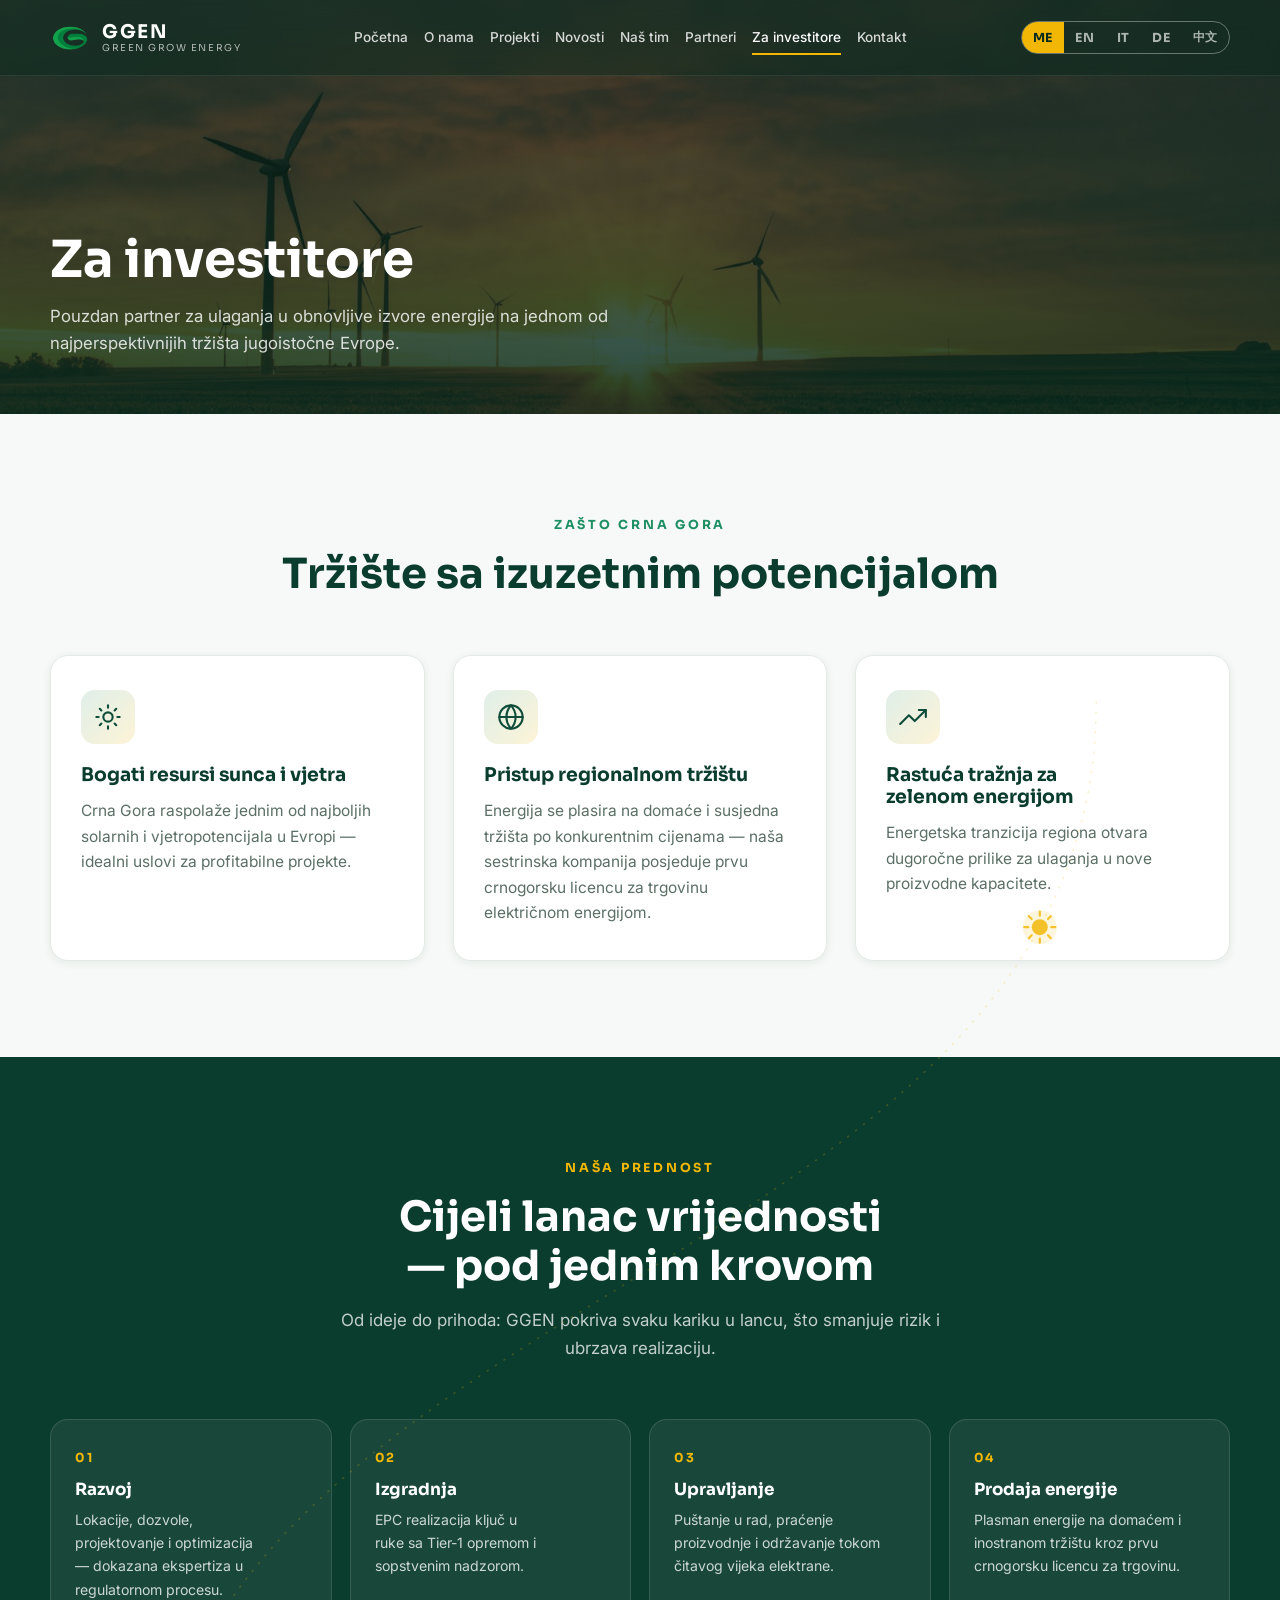
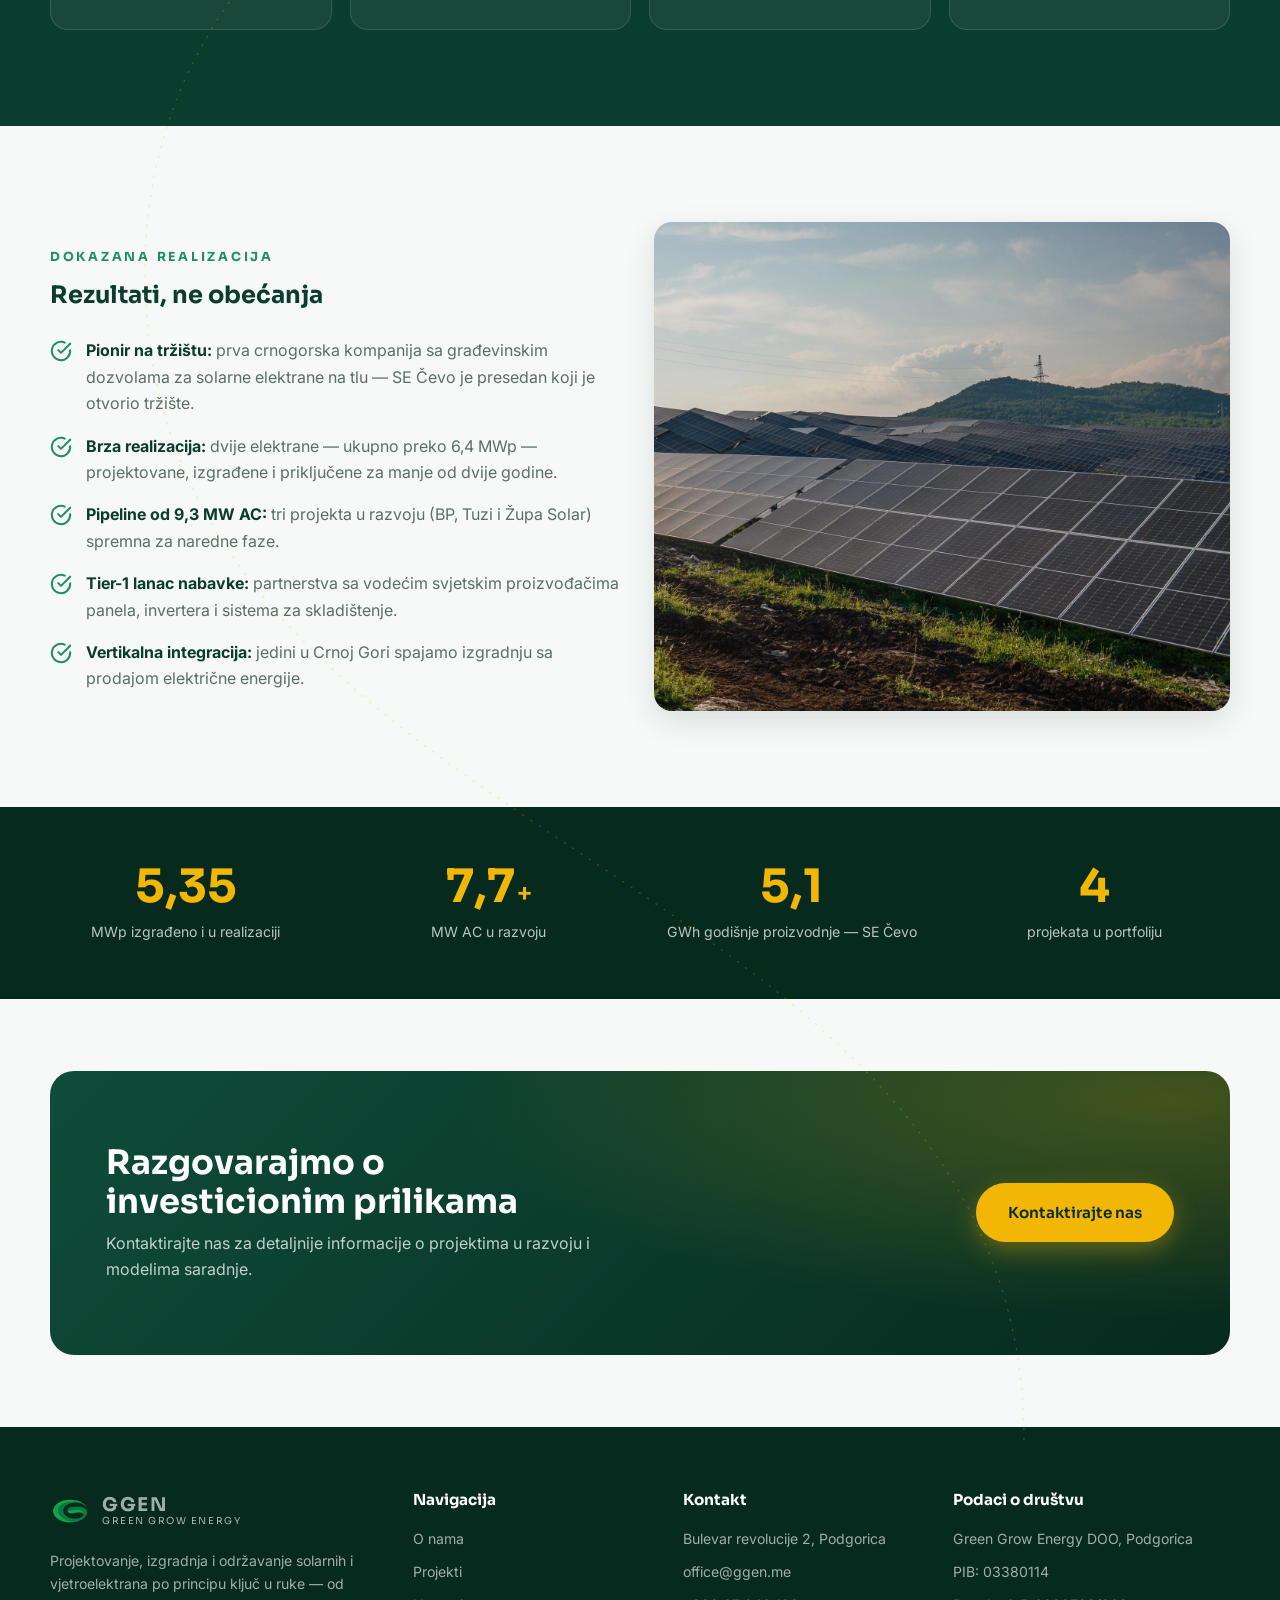
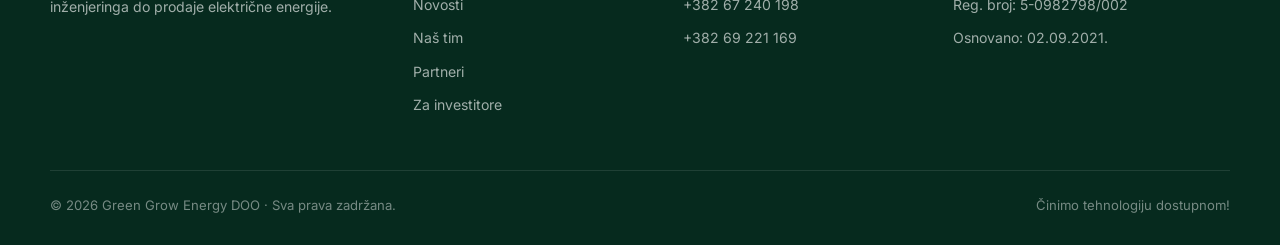
<file: investors.html>
<!DOCTYPE html>
<html lang="cnr">
<head>
  <meta charset="UTF-8">
  <meta name="viewport" content="width=device-width, initial-scale=1.0">
  <title>Za investitore — GGEN | Green Grow Energy</title>
  <meta name="description" content="Investicione prilike u obnovljive izvore energije u Crnoj Gori — GGEN pokriva cijeli lanac vrijednosti, od razvoja do prodaje energije.">
  <link rel="icon" href="favicon.ico" sizes="16x16 32x32 48x48">
  <link rel="icon" type="image/png" href="assets/img/favicon-ggen.png">
  <link rel="apple-touch-icon" href="assets/img/apple-touch-icon.png">
  <link rel="preconnect" href="https://fonts.googleapis.com">
  <link rel="preconnect" href="https://fonts.gstatic.com" crossorigin>
  <link href="https://fonts.googleapis.com/css2?family=Inter:wght@400;500;600;700&family=Sora:wght@600;700;800&display=swap" rel="stylesheet">
  <link rel="stylesheet" href="css/styles.css">
</head>
<body>

<header class="navbar">
  <div class="container">
    <a class="brand" href="index.html">
      <span class="brand-mark"><img src="assets/img/logo-g.png" alt="GGEN"></span>
      <span class="brand-text"><strong>GGEN</strong><span>Green Grow Energy</span></span>
    </a>
    <nav class="nav-links">
      <a href="index.html" data-i18n="nav.home">Početna</a>
      <a href="about.html" data-i18n="nav.about">O nama</a>
      <a href="projects.html" data-i18n="nav.projects">Projekti</a>
      <a href="news.html" data-i18n="nav.news">Novosti</a>
      <a href="team.html" data-i18n="nav.team">Naš tim</a>
      <a href="partners.html" data-i18n="nav.partners">Partneri</a>
      <a href="investors.html" data-i18n="nav.investors">Za investitore</a>
      <a href="contact.html" data-i18n="nav.contact">Kontakt</a>
    </nav>
    <div class="lang-toggle">
      <button data-lang="me" class="active" aria-label="Crnogorski">ME</button>
      <button data-lang="en" aria-label="English">EN</button>
      <button data-lang="it" aria-label="Italiano">IT</button>
      <button data-lang="de" aria-label="Deutsch">DE</button>
      <button data-lang="zh" aria-label="中文">中文</button>
    </div>
    <button class="nav-burger" aria-label="Meni"><span></span><span></span><span></span></button>
  </div>
</header>

<section class="page-hero">
  <div class="hero-bg" style="background-image:url('assets/img/wind-turbines.jpg')"></div>
  <div class="container">
    <h1 data-i18n="inv.hero.t">Za investitore</h1>
    <p data-i18n="inv.hero.s">Pouzdan partner za ulaganja u obnovljive izvore energije na jednom od najperspektivnijih tržišta jugoistočne Evrope.</p>
  </div>
</section>

<!-- WHY MONTENEGRO -->
<section class="section">
  <div class="container">
    <div class="section-head center reveal">
      <span class="eyebrow" data-i18n="inv.why.eyebrow">Zašto Crna Gora</span>
      <h2 data-i18n="inv.why.t">Tržište sa izuzetnim potencijalom</h2>
    </div>
    <div class="grid-3">
      <div class="card reveal">
        <div class="card-icon">
          <svg viewBox="0 0 24 24" fill="none" stroke="currentColor" stroke-width="1.8" stroke-linecap="round" stroke-linejoin="round"><circle cx="12" cy="12" r="4"/><path d="M12 2v2M12 20v2M4.93 4.93l1.41 1.41M17.66 17.66l1.41 1.41M2 12h2M20 12h2M4.93 19.07l1.41-1.41M17.66 6.34l1.41-1.41"/></svg>
        </div>
        <h3 data-i18n="inv.why1.t">Bogati resursi sunca i vjetra</h3>
        <p data-i18n="inv.why1.p">Crna Gora raspolaže jednim od najboljih solarnih i vjetropotencijala u Evropi — idealni uslovi za profitabilne projekte.</p>
      </div>
      <div class="card reveal d1">
        <div class="card-icon">
          <svg viewBox="0 0 24 24" fill="none" stroke="currentColor" stroke-width="1.8" stroke-linecap="round" stroke-linejoin="round"><circle cx="12" cy="12" r="10"/><path d="M2 12h20M12 2a15.3 15.3 0 0 1 4 10 15.3 15.3 0 0 1-4 10 15.3 15.3 0 0 1-4-10 15.3 15.3 0 0 1 4-10z"/></svg>
        </div>
        <h3 data-i18n="inv.why2.t">Pristup regionalnom tržištu</h3>
        <p data-i18n="inv.why2.p">Energija se plasira na domaće i susjedna tržišta po konkurentnim cijenama — naša sestrinska kompanija posjeduje prvu crnogorsku licencu za trgovinu električnom energijom.</p>
      </div>
      <div class="card reveal d2">
        <div class="card-icon">
          <svg viewBox="0 0 24 24" fill="none" stroke="currentColor" stroke-width="1.8" stroke-linecap="round" stroke-linejoin="round"><path d="M23 6l-9.5 9.5-5-5L1 18"/><path d="M17 6h6v6"/></svg>
        </div>
        <h3 data-i18n="inv.why3.t">Rastuća tražnja za zelenom energijom</h3>
        <p data-i18n="inv.why3.p">Energetska tranzicija regiona otvara dugoročne prilike za ulaganja u nove proizvodne kapacitete.</p>
      </div>
    </div>
  </div>
</section>

<!-- VALUE CHAIN -->
<section class="section dark">
  <div class="container">
    <div class="section-head center reveal">
      <span class="eyebrow" data-i18n="inv.edge.eyebrow">Naša prednost</span>
      <h2 data-i18n="inv.edge.t">Cijeli lanac vrijednosti — pod jednim krovom</h2>
      <p data-i18n="inv.edge.sub">Od ideje do prihoda: GGEN pokriva svaku kariku u lancu, što smanjuje rizik i ubrzava realizaciju.</p>
    </div>
    <div class="edge-steps">
      <div class="edge-step reveal">
        <div class="es-num">01</div>
        <h3 data-i18n="inv.e1.t">Razvoj</h3>
        <p data-i18n="inv.e1.p">Lokacije, dozvole, projektovanje i optimizacija — dokazana ekspertiza u regulatornom procesu.</p>
      </div>
      <div class="edge-step reveal d1">
        <div class="es-num">02</div>
        <h3 data-i18n="inv.e2.t">Izgradnja</h3>
        <p data-i18n="inv.e2.p">EPC realizacija ključ u ruke sa Tier-1 opremom i sopstvenim nadzorom.</p>
      </div>
      <div class="edge-step reveal d2">
        <div class="es-num">03</div>
        <h3 data-i18n="inv.e3.t">Upravljanje</h3>
        <p data-i18n="inv.e3.p">Puštanje u rad, praćenje proizvodnje i održavanje tokom čitavog vijeka elektrane.</p>
      </div>
      <div class="edge-step reveal d3">
        <div class="es-num">04</div>
        <h3 data-i18n="inv.e4.t">Prodaja energije</h3>
        <p data-i18n="inv.e4.p">Plasman energije na domaćem i inostranom tržištu kroz prvu crnogorsku licencu za trgovinu.</p>
      </div>
    </div>
  </div>
</section>

<!-- PROOF -->
<section class="section">
  <div class="container">
    <div class="grid-2" style="align-items:center">
      <div class="reveal">
        <span class="eyebrow" data-i18n="inv.proof.eyebrow">Dokazana realizacija</span>
        <h2 style="margin-bottom:28px" data-i18n="inv.proof.t">Rezultati, ne obećanja</h2>
        <ul class="check-list">
          <li class="reveal"><svg viewBox="0 0 24 24" fill="none" stroke="currentColor" stroke-width="2.2" stroke-linecap="round" stroke-linejoin="round"><path d="M22 11.08V12a10 10 0 1 1-5.93-9.14"/><polyline points="22 4 12 14.01 9 11.01"/></svg><span data-i18n="inv.p1"><b>Pionir na tržištu:</b> prva crnogorska kompanija sa građevinskim dozvolama za solarne elektrane na tlu — SE Čevo je presedan koji je otvorio tržište.</span></li>
          <li class="reveal d1"><svg viewBox="0 0 24 24" fill="none" stroke="currentColor" stroke-width="2.2" stroke-linecap="round" stroke-linejoin="round"><path d="M22 11.08V12a10 10 0 1 1-5.93-9.14"/><polyline points="22 4 12 14.01 9 11.01"/></svg><span data-i18n="inv.p2"><b>Brza realizacija:</b> dvije elektrane — ukupno preko 6,4 MWp — projektovane, izgrađene i priključene za manje od dvije godine.</span></li>
          <li class="reveal d2"><svg viewBox="0 0 24 24" fill="none" stroke="currentColor" stroke-width="2.2" stroke-linecap="round" stroke-linejoin="round"><path d="M22 11.08V12a10 10 0 1 1-5.93-9.14"/><polyline points="22 4 12 14.01 9 11.01"/></svg><span data-i18n="inv.p3"><b>Pipeline od 9,3 MW AC:</b> tri projekta u razvoju (BP, Tuzi i Župa Solar) spremna za naredne faze.</span></li>
          <li class="reveal d3"><svg viewBox="0 0 24 24" fill="none" stroke="currentColor" stroke-width="2.2" stroke-linecap="round" stroke-linejoin="round"><path d="M22 11.08V12a10 10 0 1 1-5.93-9.14"/><polyline points="22 4 12 14.01 9 11.01"/></svg><span data-i18n="inv.p4"><b>Tier-1 lanac nabavke:</b> partnerstva sa vodećim svjetskim proizvođačima panela, invertera i sistema za skladištenje.</span></li>
          <li class="reveal d3"><svg viewBox="0 0 24 24" fill="none" stroke="currentColor" stroke-width="2.2" stroke-linecap="round" stroke-linejoin="round"><path d="M22 11.08V12a10 10 0 1 1-5.93-9.14"/><polyline points="22 4 12 14.01 9 11.01"/></svg><span data-i18n="inv.p5"><b>Vertikalna integracija:</b> jedini u Crnoj Gori spajamo izgradnju sa prodajom električne energije.</span></li>
        </ul>
      </div>
      <figure class="reveal d1" style="border-radius:var(--radius);overflow:hidden;box-shadow:var(--shadow-md);margin:0">
        <img src="assets/img/hero-cevo-golden.jpg" alt="SE Čevo u zlatni sat" style="width:100%;aspect-ratio:4/3.4;object-fit:cover">
      </figure>
    </div>
  </div>
</section>

<!-- NUMBERS -->
<section class="stats-band">
  <div class="container">
    <div class="stats-grid">
      <div class="stat reveal">
        <div class="num"><span class="count" data-count="6.45" data-decimals="2">0</span></div>
        <div class="label" data-i18n="stat1.label">MWp izgrađeno i u realizaciji</div>
      </div>
      <div class="stat reveal d1">
        <div class="num"><span class="count" data-count="9.3" data-decimals="1">0</span><small>+</small></div>
        <div class="label" data-i18n="stat2.label">MW AC u razvoju</div>
      </div>
      <div class="stat reveal d2">
        <div class="num"><span class="count" data-count="6.2" data-decimals="1">0</span></div>
        <div class="label" data-i18n="stat3.label">GWh godišnje proizvodnje — SE Čevo</div>
      </div>
      <div class="stat reveal d3">
        <div class="num"><span class="count" data-count="5">0</span></div>
        <div class="label" data-i18n="stat4.label">projekata u portfoliju</div>
      </div>
    </div>
  </div>
</section>

<!-- CTA -->
<section class="section tight">
  <div class="container">
    <div class="cta-banner reveal">
      <div>
        <h2 data-i18n="inv.cta.t">Razgovarajmo o investicionim prilikama</h2>
        <p data-i18n="inv.cta.p">Kontaktirajte nas za detaljnije informacije o projektima u razvoju i modelima saradnje.</p>
      </div>
      <a href="contact.html" class="btn btn-gold" data-i18n="cta.btn">Kontaktirajte nas</a>
    </div>
  </div>
</section>

<footer>
  <div class="container">
    <div class="footer-grid">
      <div>
        <a class="brand" href="index.html" style="margin-bottom:18px">
          <span class="brand-mark"><img src="assets/img/logo-g.png" alt="GGEN"></span>
          <span class="brand-text"><strong>GGEN</strong><span>Green Grow Energy</span></span>
        </a>
        <p style="margin-top:16px" data-i18n="footer.desc">Projektovanje, izgradnja i održavanje solarnih i vjetroelektrana po principu ključ u ruke — od inženjeringa do prodaje električne energije.</p>
      </div>
      <div>
        <h4 data-i18n="footer.nav">Navigacija</h4>
        <ul>
          <li><a href="about.html" data-i18n="nav.about">O nama</a></li>
          <li><a href="projects.html" data-i18n="nav.projects">Projekti</a></li>
          <li><a href="news.html" data-i18n="nav.news">Novosti</a></li>
          <li><a href="team.html" data-i18n="nav.team">Naš tim</a></li>
          <li><a href="partners.html" data-i18n="nav.partners">Partneri</a></li>
          <li><a href="investors.html" data-i18n="nav.investors">Za investitore</a></li>
        </ul>
      </div>
      <div>
        <h4 data-i18n="footer.contact">Kontakt</h4>
        <ul>
          <li>Bulevar revolucije 2, Podgorica</li>
          <li><a href="mailto:office@ggen.me">office@ggen.me</a></li>
          <li><a href="tel:+38267240198">+382 67 240 198</a></li>
          <li><a href="tel:+38269221169">+382 69 221 169</a></li>
        </ul>
      </div>
      <div>
        <h4 data-i18n="footer.registry">Podaci o društvu</h4>
        <ul>
          <li data-i18n="footer.reg1">Green Grow Energy DOO, Podgorica</li>
          <li data-i18n="footer.reg2">PIB: 03380114</li>
          <li data-i18n="footer.reg3">Reg. broj: 5-0982798/002</li>
          <li data-i18n="footer.reg4">Osnovano: 02.09.2021.</li>
        </ul>
      </div>
    </div>
    <div class="footer-bottom">
      <span>© <span id="year">2026</span> Green Grow Energy DOO · <span data-i18n="footer.rights">Sva prava zadržana.</span></span>
      <span data-i18n="footer.tagline">Činimo tehnologiju dostupnom!</span>
    </div>
  </div>
</footer>

<script src="js/i18n.js"></script>
<script src="js/main.js"></script>
<script src="js/sun.js"></script>
</body>
</html>
</file>
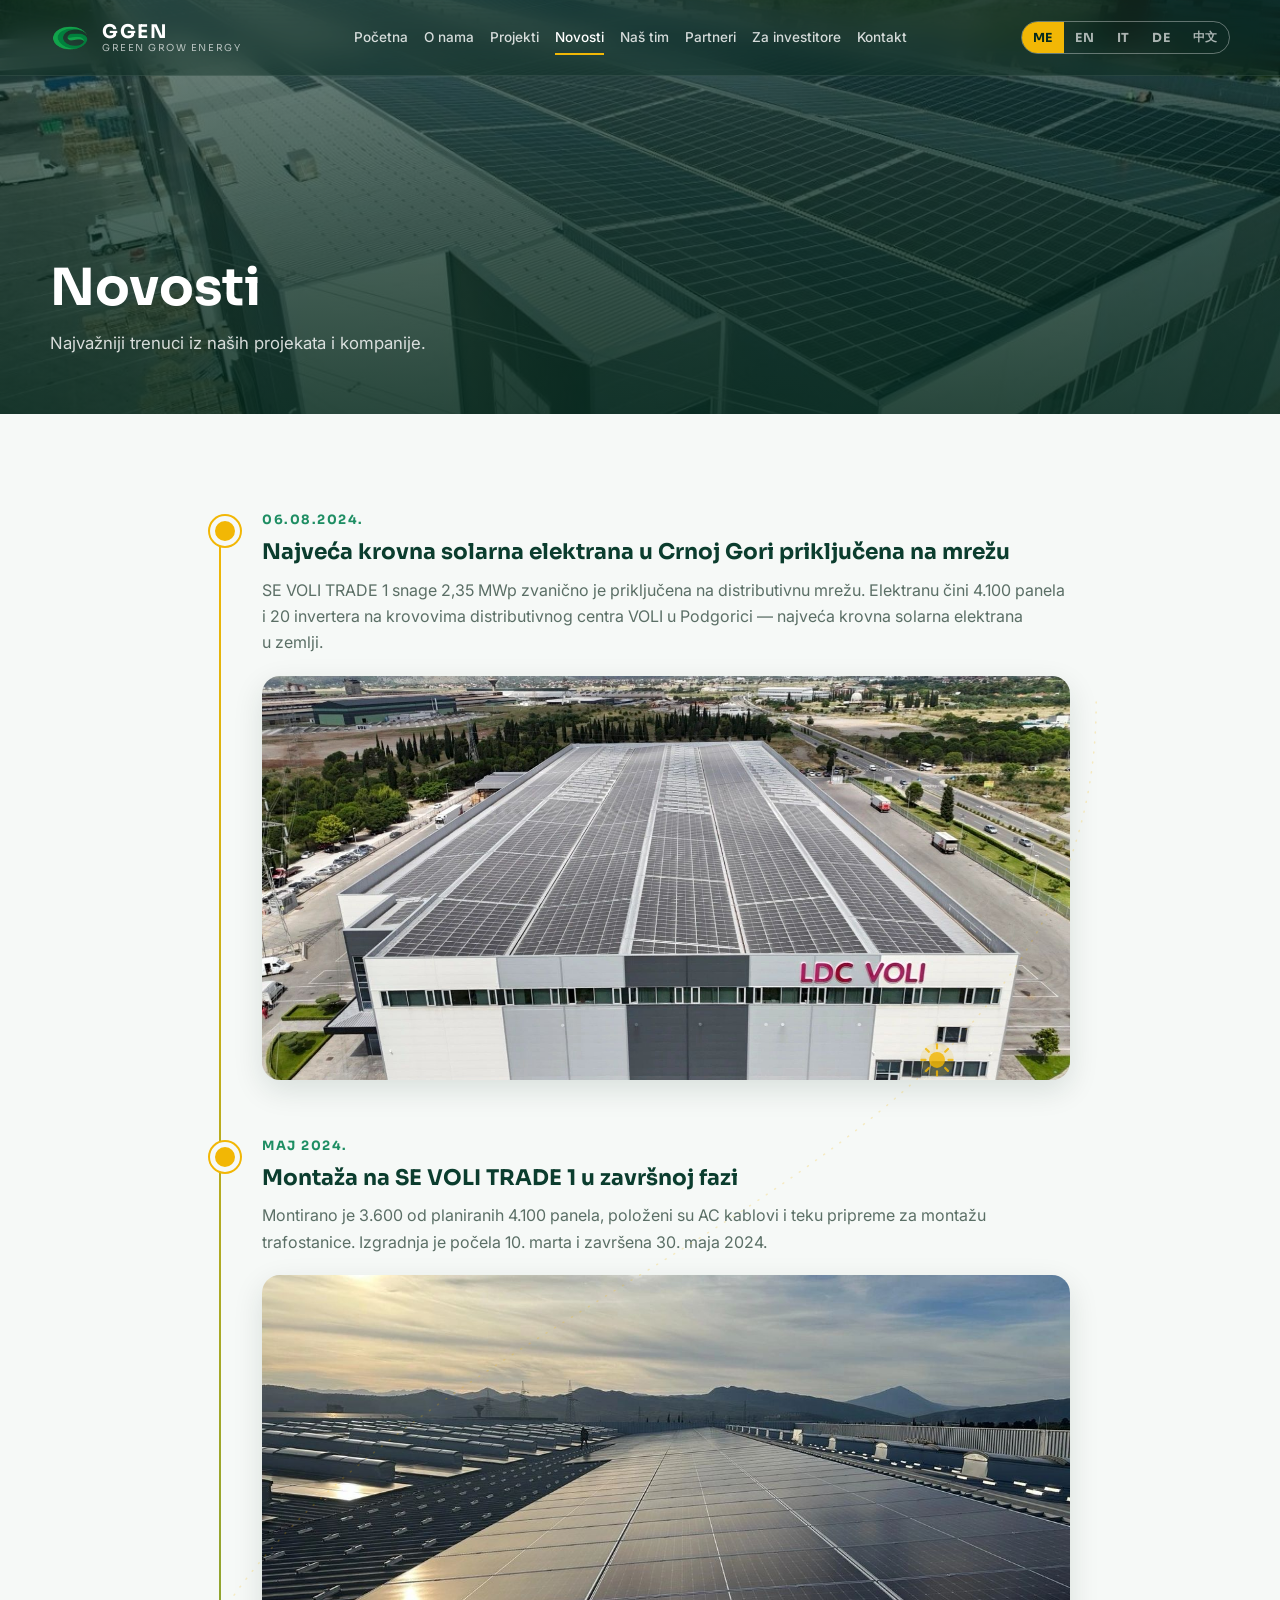
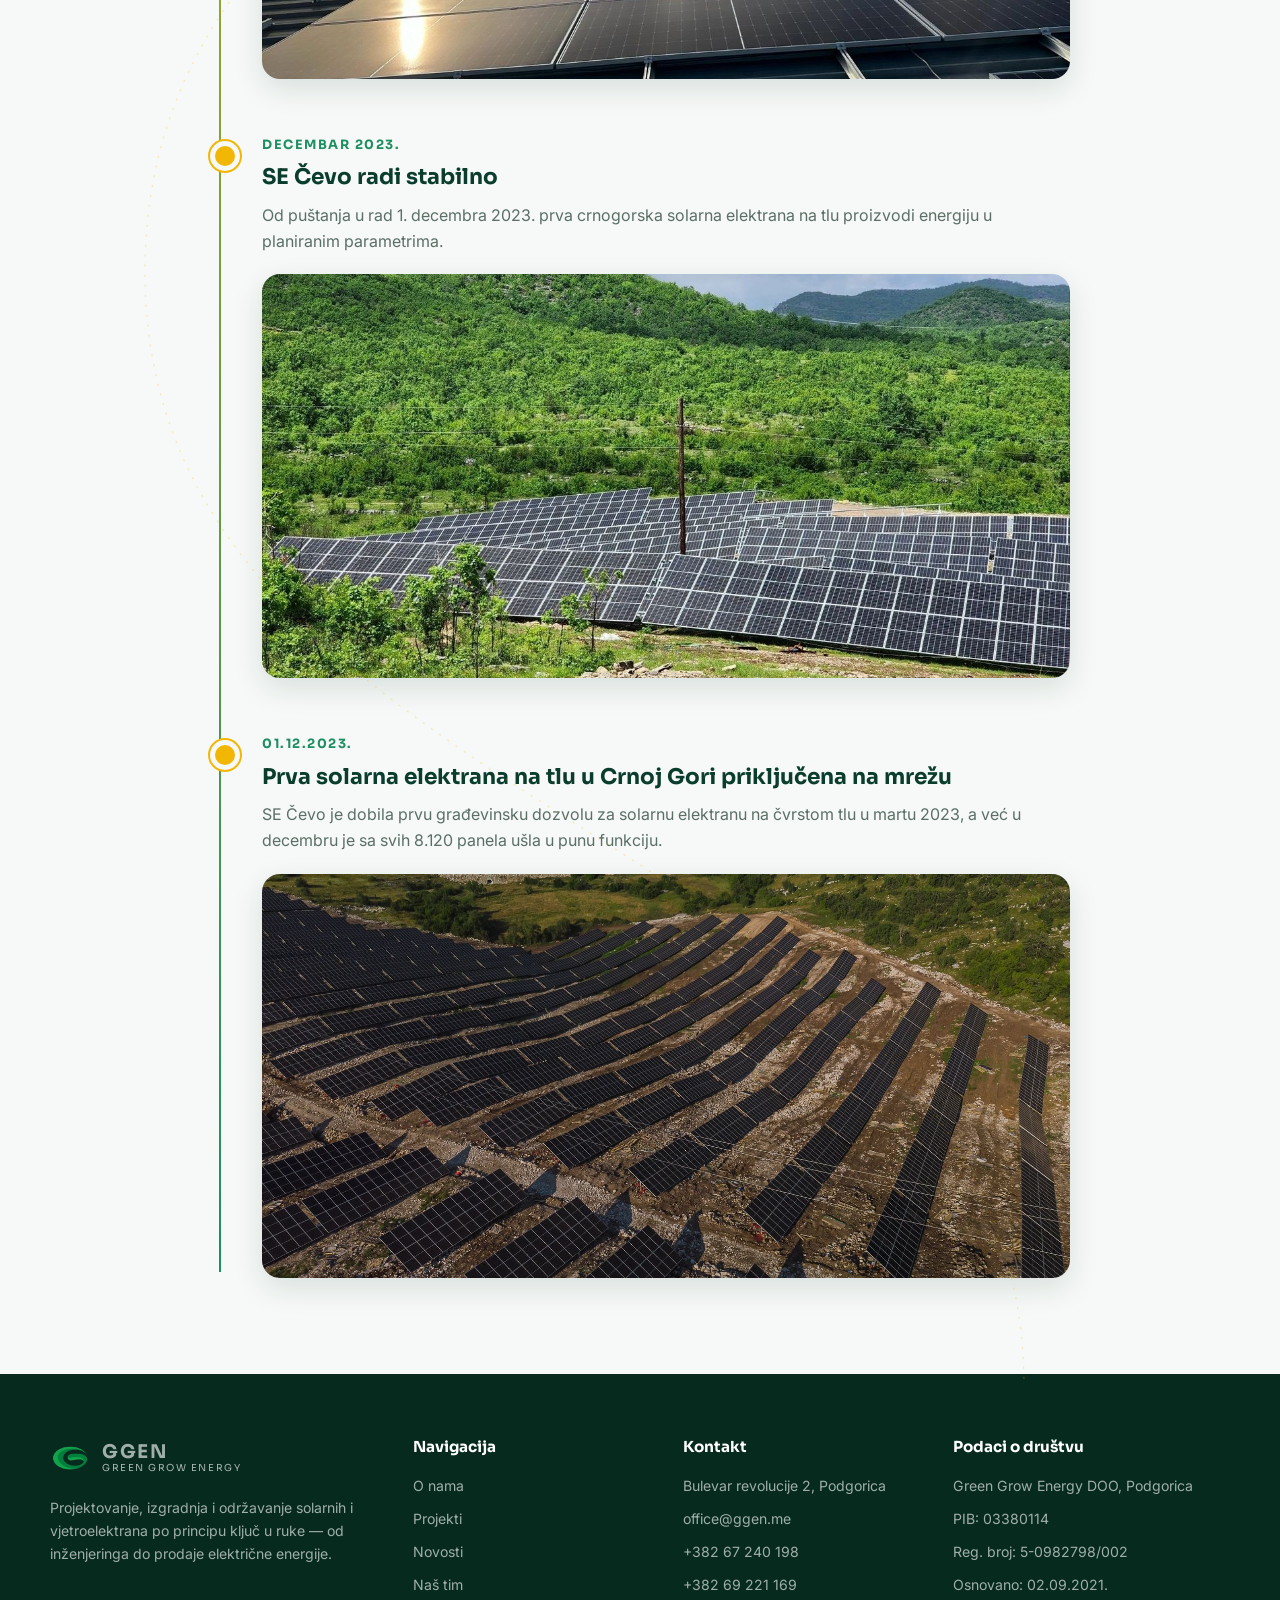
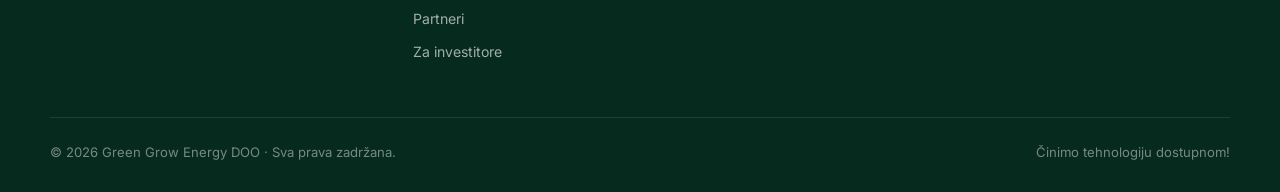
<file: news.html>
<!DOCTYPE html>
<html lang="cnr">
<head>
  <meta charset="UTF-8">
  <meta name="viewport" content="width=device-width, initial-scale=1.0">
  <title>Novosti — GGEN | Green Grow Energy</title>
  <meta name="description" content="Novosti iz projekata kompanije GGEN — solarne elektrane SE Čevo i SE VOLI TRADE 1.">
  <link rel="icon" href="favicon.ico" sizes="16x16 32x32 48x48">
  <link rel="icon" type="image/png" href="assets/img/favicon-ggen.png">
  <link rel="apple-touch-icon" href="assets/img/apple-touch-icon.png">
  <link rel="preconnect" href="https://fonts.googleapis.com">
  <link rel="preconnect" href="https://fonts.gstatic.com" crossorigin>
  <link href="https://fonts.googleapis.com/css2?family=Inter:wght@400;500;600;700&family=Sora:wght@600;700;800&display=swap" rel="stylesheet">
  <link rel="stylesheet" href="css/styles.css">
</head>
<body>

<header class="navbar">
  <div class="container">
    <a class="brand" href="index.html">
      <span class="brand-mark"><img src="assets/img/logo-g.png" alt="GGEN"></span>
      <span class="brand-text"><strong>GGEN</strong><span>Green Grow Energy</span></span>
    </a>
    <nav class="nav-links">
      <a href="index.html" data-i18n="nav.home">Početna</a>
      <a href="about.html" data-i18n="nav.about">O nama</a>
      <a href="projects.html" data-i18n="nav.projects">Projekti</a>
      <a href="news.html" data-i18n="nav.news">Novosti</a>
      <a href="team.html" data-i18n="nav.team">Naš tim</a>
      <a href="partners.html" data-i18n="nav.partners">Partneri</a>
      <a href="investors.html" data-i18n="nav.investors">Za investitore</a>
      <a href="contact.html" data-i18n="nav.contact">Kontakt</a>
    </nav>
    <div class="lang-toggle">
      <button data-lang="me" class="active" aria-label="Crnogorski">ME</button>
      <button data-lang="en" aria-label="English">EN</button>
      <button data-lang="it" aria-label="Italiano">IT</button>
      <button data-lang="de" aria-label="Deutsch">DE</button>
      <button data-lang="zh" aria-label="中文">中文</button>
    </div>
    <button class="nav-burger" aria-label="Meni"><span></span><span></span><span></span></button>
  </div>
</header>

<section class="page-hero">
  <div class="hero-bg" style="background-image:url('assets/img/voli-roof-mountains.jpg')"></div>
  <div class="container">
    <h1 data-i18n="news.hero.t">Novosti</h1>
    <p data-i18n="news.hero.s">Najvažniji trenuci iz naših projekata i kompanije.</p>
  </div>
</section>

<section class="section">
  <div class="container">
    <div class="timeline">
      <article class="t-item reveal">
        <div class="t-date" data-i18n="n1.date">06.08.2024.</div>
        <h3 data-i18n="n1.t">Najveća krovna solarna elektrana u Crnoj Gori priključena na mrežu</h3>
        <p data-i18n="n1.p">SE VOLI TRADE 1 snage 2,35 MWp zvanično je priključena na distributivnu mrežu. Elektranu čini 4.100 panela i 20 invertera na krovovima distributivnog centra VOLI u Podgorici — najveća krovna solarna elektrana u zemlji.</p>
        <div class="t-img"><img src="assets/img/voli-aerial.jpg" alt="SE VOLI TRADE 1 — distributivni centar VOLI sa solarnim panelima"></div>
      </article>

      <article class="t-item reveal">
        <div class="t-date" data-i18n="n2.date">Maj 2024.</div>
        <h3 data-i18n="n2.t">Montaža na SE VOLI TRADE 1 u završnoj fazi</h3>
        <p data-i18n="n2.p">Montirano je 3.600 od planiranih 4.100 panela, položeni su AC kablovi i teku pripreme za montažu trafostanice. Izgradnja je počela 10. marta i završena 30. maja 2024.</p>
        <div class="t-img"><img src="assets/img/voli-roof-sunset.jpg" alt="Solarni paneli na krovu u zalazak sunca — SE VOLI TRADE 1"></div>
      </article>

      <article class="t-item reveal">
        <div class="t-date" data-i18n="n3.date">Decembar 2023.</div>
        <h3 data-i18n="n3.t">SE Čevo radi stabilno</h3>
        <p data-i18n="n3.p">Od puštanja u rad 1. decembra 2023. prva crnogorska solarna elektrana na tlu proizvodi energiju u planiranim parametrima.</p>
        <div class="t-img"><img src="assets/img/cevo-valley.jpg" alt="SE Čevo u zelenoj dolini"></div>
      </article>

      <article class="t-item reveal">
        <div class="t-date" data-i18n="n4.date">01.12.2023.</div>
        <h3 data-i18n="n4.t">Prva solarna elektrana na tlu u Crnoj Gori priključena na mrežu</h3>
        <p data-i18n="n4.p">SE Čevo je dobila prvu građevinsku dozvolu za solarnu elektranu na čvrstom tlu u martu 2023, a već u decembru je sa svih 8.120 panela ušla u punu funkciju.</p>
        <div class="t-img"><img src="assets/img/cevo-aerial.jpg" alt="SE Čevo — snimak dronom"></div>
      </article>
    </div>
  </div>
</section>

<footer>
  <div class="container">
    <div class="footer-grid">
      <div>
        <a class="brand" href="index.html" style="margin-bottom:18px">
          <span class="brand-mark"><img src="assets/img/logo-g.png" alt="GGEN"></span>
          <span class="brand-text"><strong>GGEN</strong><span>Green Grow Energy</span></span>
        </a>
        <p style="margin-top:16px" data-i18n="footer.desc">Projektovanje, izgradnja i održavanje solarnih i vjetroelektrana po principu ključ u ruke — od inženjeringa do prodaje električne energije.</p>
      </div>
      <div>
        <h4 data-i18n="footer.nav">Navigacija</h4>
        <ul>
          <li><a href="about.html" data-i18n="nav.about">O nama</a></li>
          <li><a href="projects.html" data-i18n="nav.projects">Projekti</a></li>
          <li><a href="news.html" data-i18n="nav.news">Novosti</a></li>
          <li><a href="team.html" data-i18n="nav.team">Naš tim</a></li>
          <li><a href="partners.html" data-i18n="nav.partners">Partneri</a></li>
          <li><a href="investors.html" data-i18n="nav.investors">Za investitore</a></li>
        </ul>
      </div>
      <div>
        <h4 data-i18n="footer.contact">Kontakt</h4>
        <ul>
          <li>Bulevar revolucije 2, Podgorica</li>
          <li><a href="mailto:office@ggen.me">office@ggen.me</a></li>
          <li><a href="tel:+38267240198">+382 67 240 198</a></li>
          <li><a href="tel:+38269221169">+382 69 221 169</a></li>
        </ul>
      </div>
      <div>
        <h4 data-i18n="footer.registry">Podaci o društvu</h4>
        <ul>
          <li data-i18n="footer.reg1">Green Grow Energy DOO, Podgorica</li>
          <li data-i18n="footer.reg2">PIB: 03380114</li>
          <li data-i18n="footer.reg3">Reg. broj: 5-0982798/002</li>
          <li data-i18n="footer.reg4">Osnovano: 02.09.2021.</li>
        </ul>
      </div>
    </div>
    <div class="footer-bottom">
      <span>© <span id="year">2026</span> Green Grow Energy DOO · <span data-i18n="footer.rights">Sva prava zadržana.</span></span>
      <span data-i18n="footer.tagline">Činimo tehnologiju dostupnom!</span>
    </div>
  </div>
</footer>

<script src="js/i18n.js"></script>
<script src="js/main.js"></script>
<script src="js/sun.js"></script>
</body>
</html>
</file>
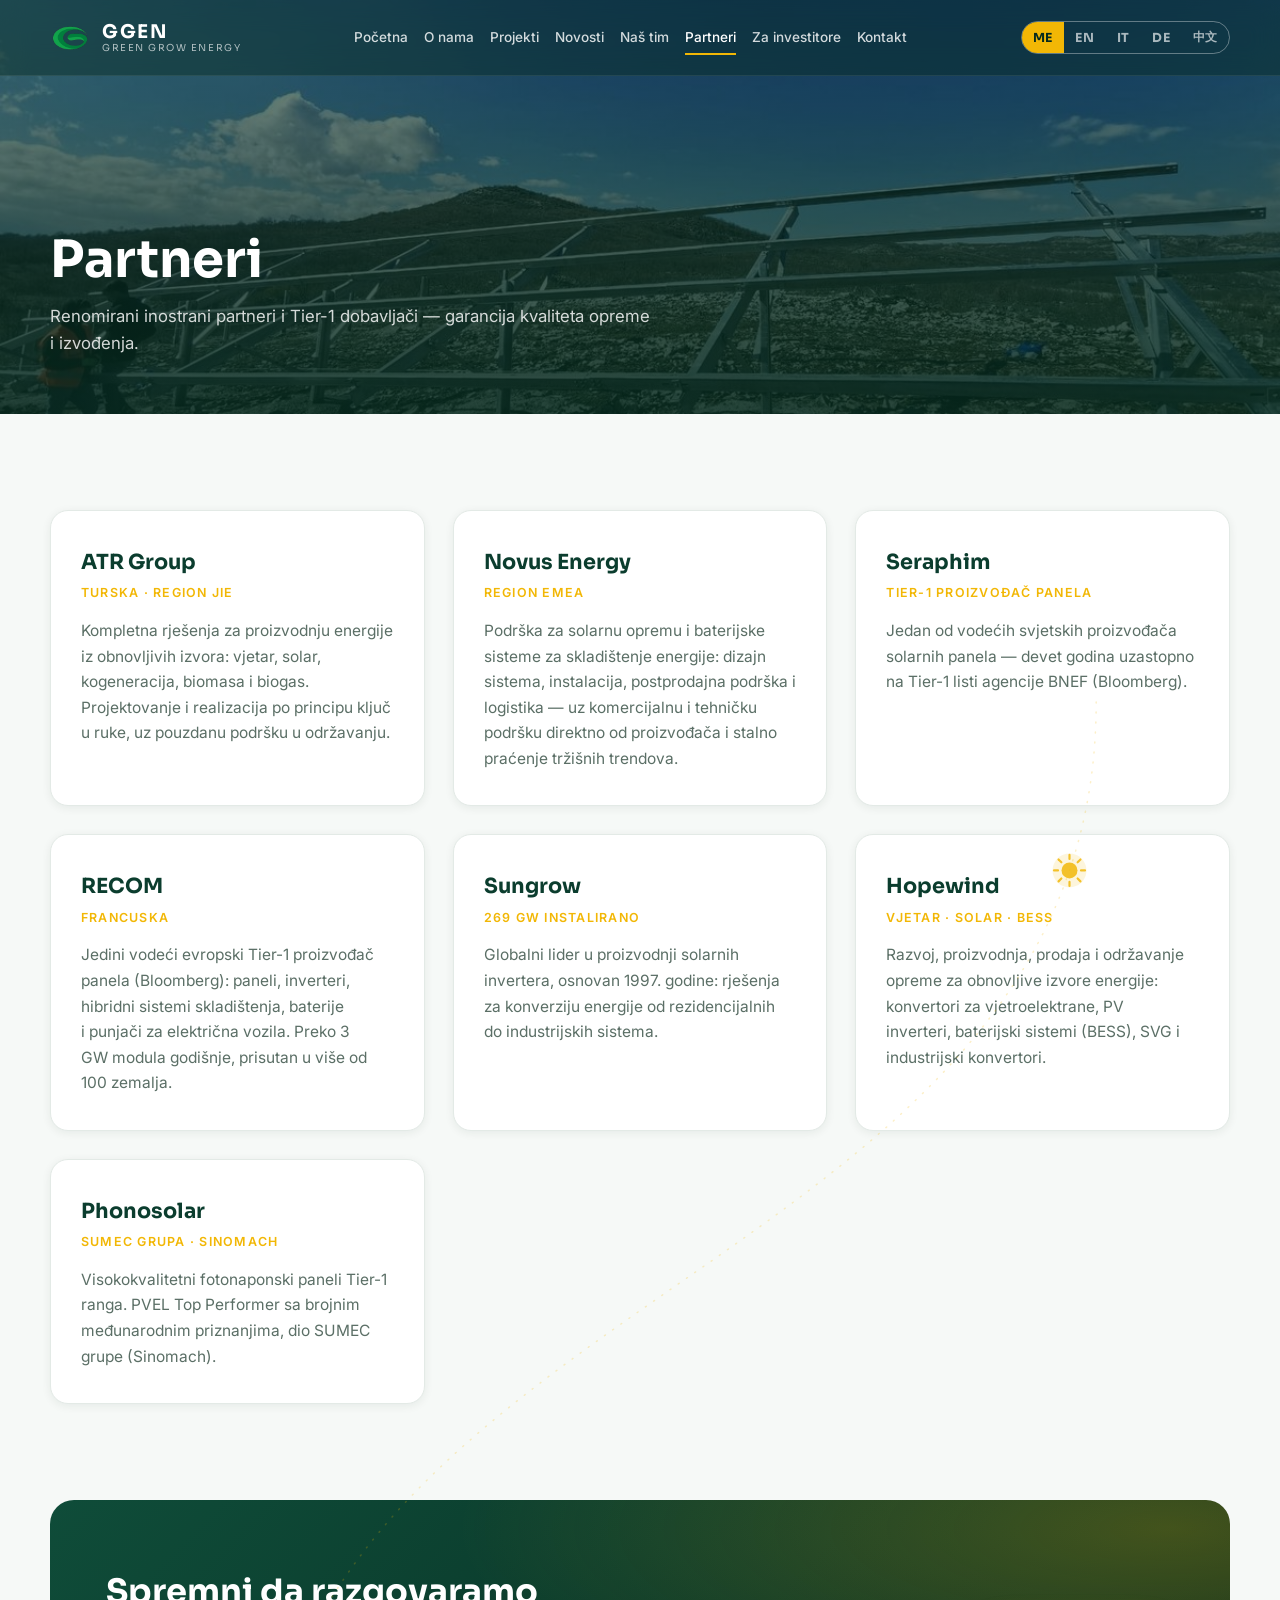
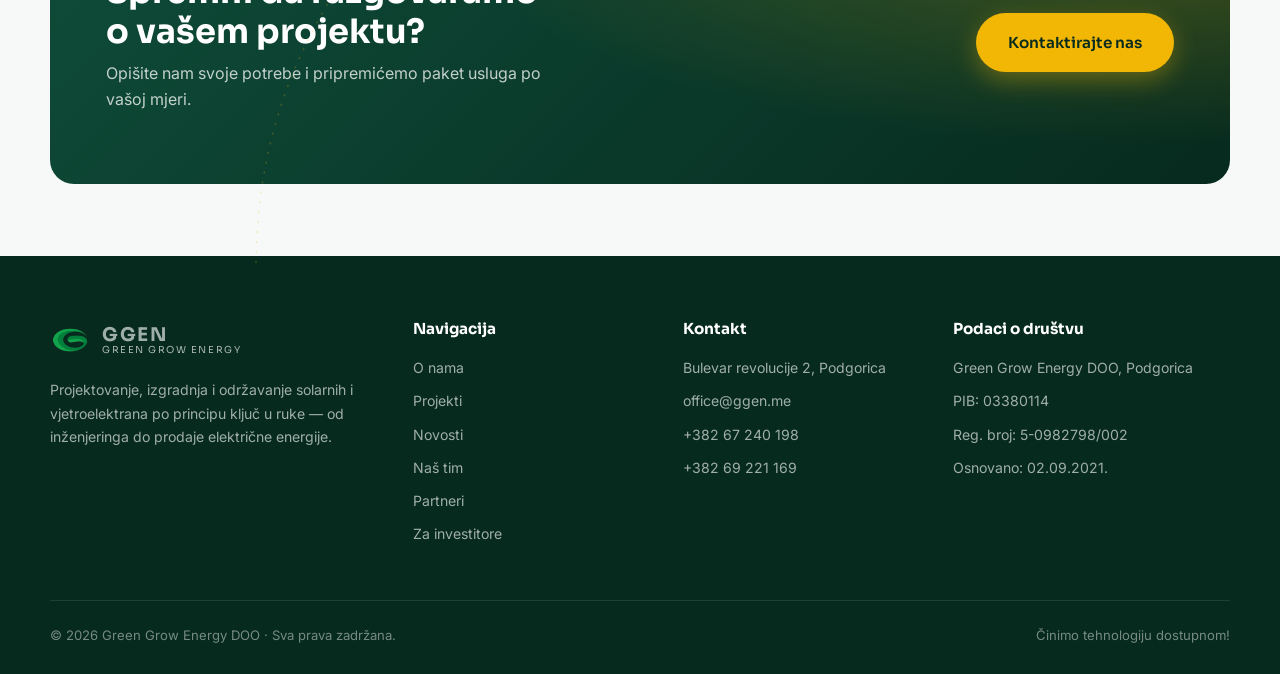
<file: partners.html>
<!DOCTYPE html>
<html lang="cnr">
<head>
  <meta charset="UTF-8">
  <meta name="viewport" content="width=device-width, initial-scale=1.0">
  <title>Partneri — GGEN | Green Grow Energy</title>
  <meta name="description" content="Partneri kompanije GGEN: ATR Group, Novus Energy, Seraphim, RECOM, Sungrow, Hopewind i Phonosolar.">
  <link rel="icon" href="favicon.ico" sizes="16x16 32x32 48x48">
  <link rel="icon" type="image/png" href="assets/img/favicon-ggen.png">
  <link rel="apple-touch-icon" href="assets/img/apple-touch-icon.png">
  <link rel="preconnect" href="https://fonts.googleapis.com">
  <link rel="preconnect" href="https://fonts.gstatic.com" crossorigin>
  <link href="https://fonts.googleapis.com/css2?family=Inter:wght@400;500;600;700&family=Sora:wght@600;700;800&display=swap" rel="stylesheet">
  <link rel="stylesheet" href="css/styles.css">
</head>
<body>

<header class="navbar">
  <div class="container">
    <a class="brand" href="index.html">
      <span class="brand-mark"><img src="assets/img/logo-g.png" alt="GGEN"></span>
      <span class="brand-text"><strong>GGEN</strong><span>Green Grow Energy</span></span>
    </a>
    <nav class="nav-links">
      <a href="index.html" data-i18n="nav.home">Početna</a>
      <a href="about.html" data-i18n="nav.about">O nama</a>
      <a href="projects.html" data-i18n="nav.projects">Projekti</a>
      <a href="news.html" data-i18n="nav.news">Novosti</a>
      <a href="team.html" data-i18n="nav.team">Naš tim</a>
      <a href="partners.html" data-i18n="nav.partners">Partneri</a>
      <a href="investors.html" data-i18n="nav.investors">Za investitore</a>
      <a href="contact.html" data-i18n="nav.contact">Kontakt</a>
    </nav>
    <div class="lang-toggle">
      <button data-lang="me" class="active" aria-label="Crnogorski">ME</button>
      <button data-lang="en" aria-label="English">EN</button>
      <button data-lang="it" aria-label="Italiano">IT</button>
      <button data-lang="de" aria-label="Deutsch">DE</button>
      <button data-lang="zh" aria-label="中文">中文</button>
    </div>
    <button class="nav-burger" aria-label="Meni"><span></span><span></span><span></span></button>
  </div>
</header>

<section class="page-hero">
  <div class="hero-bg" style="background-image:url('assets/img/cevo-construction-1.jpg')"></div>
  <div class="container">
    <h1 data-i18n="part.hero.t">Partneri</h1>
    <p data-i18n="part.hero.s">Renomirani inostrani partneri i Tier-1 dobavljači — garancija kvaliteta opreme i izvođenja.</p>
  </div>
</section>

<section class="section">
  <div class="container">
    <div class="grid-3">
      <div class="card partner-card reveal">
        <div class="partner-logo">ATR Group</div>
        <div class="partner-tag" data-i18n="part.atr.tag">Turska · region JIE</div>
        <p data-i18n="part.atr.p">Kompletna rješenja za proizvodnju energije iz obnovljivih izvora: vjetar, solar, kogeneracija, biomasa i biogas. Projektovanje i realizacija po principu ključ u ruke, uz pouzdanu podršku u održavanju.</p>
      </div>
      <div class="card partner-card reveal d1">
        <div class="partner-logo">Novus Energy</div>
        <div class="partner-tag" data-i18n="part.novus.tag">Region EMEA</div>
        <p data-i18n="part.novus.p">Podrška za solarnu opremu i baterijske sisteme za skladištenje energije: dizajn sistema, instalacija, postprodajna podrška i logistika — uz komercijalnu i tehničku podršku direktno od proizvođača i stalno praćenje tržišnih trendova.</p>
      </div>
      <div class="card partner-card reveal d2">
        <div class="partner-logo">Seraphim</div>
        <div class="partner-tag" data-i18n="part.seraphim.tag">Tier-1 proizvođač panela</div>
        <p data-i18n="part.seraphim.p">Jedan od vodećih svjetskih proizvođača solarnih panela — devet godina uzastopno na Tier-1 listi agencije BNEF (Bloomberg).</p>
      </div>
      <div class="card partner-card reveal">
        <div class="partner-logo">RECOM</div>
        <div class="partner-tag" data-i18n="part.recom.tag">Francuska</div>
        <p data-i18n="part.recom.p">Jedini vodeći evropski Tier-1 proizvođač panela (Bloomberg): paneli, inverteri, hibridni sistemi skladištenja, baterije i punjači za električna vozila. Preko 3 GW modula godišnje, prisutan u više od 100 zemalja.</p>
      </div>
      <div class="card partner-card reveal d1">
        <div class="partner-logo">Sungrow</div>
        <div class="partner-tag" data-i18n="part.sungrow.tag">269 GW instalirano</div>
        <p data-i18n="part.sungrow.p">Globalni lider u proizvodnji solarnih invertera, osnovan 1997. godine: rješenja za konverziju energije od rezidencijalnih do industrijskih sistema.</p>
      </div>
      <div class="card partner-card reveal d2">
        <div class="partner-logo">Hopewind</div>
        <div class="partner-tag" data-i18n="part.hopewind.tag">Vjetar · solar · BESS</div>
        <p data-i18n="part.hopewind.p">Razvoj, proizvodnja, prodaja i održavanje opreme za obnovljive izvore energije: konvertori za vjetroelektrane, PV inverteri, baterijski sistemi (BESS), SVG i industrijski konvertori.</p>
      </div>
      <div class="card partner-card reveal">
        <div class="partner-logo">Phonosolar</div>
        <div class="partner-tag" data-i18n="part.phono.tag">SUMEC grupa · Sinomach</div>
        <p data-i18n="part.phono.p">Visokokvalitetni fotonaponski paneli Tier-1 ranga. PVEL Top Performer sa brojnim međunarodnim priznanjima, dio SUMEC grupe (Sinomach).</p>
      </div>
    </div>
  </div>
</section>

<!-- CTA -->
<section class="section tight" style="padding-top:0">
  <div class="container">
    <div class="cta-banner reveal">
      <div>
        <h2 data-i18n="cta.title">Spremni da razgovaramo o vašem projektu?</h2>
        <p data-i18n="cta.sub">Opišite nam svoje potrebe i pripremićemo paket usluga po vašoj mjeri.</p>
      </div>
      <a href="contact.html" class="btn btn-gold" data-i18n="cta.btn">Kontaktirajte nas</a>
    </div>
  </div>
</section>

<footer>
  <div class="container">
    <div class="footer-grid">
      <div>
        <a class="brand" href="index.html" style="margin-bottom:18px">
          <span class="brand-mark"><img src="assets/img/logo-g.png" alt="GGEN"></span>
          <span class="brand-text"><strong>GGEN</strong><span>Green Grow Energy</span></span>
        </a>
        <p style="margin-top:16px" data-i18n="footer.desc">Projektovanje, izgradnja i održavanje solarnih i vjetroelektrana po principu ključ u ruke — od inženjeringa do prodaje električne energije.</p>
      </div>
      <div>
        <h4 data-i18n="footer.nav">Navigacija</h4>
        <ul>
          <li><a href="about.html" data-i18n="nav.about">O nama</a></li>
          <li><a href="projects.html" data-i18n="nav.projects">Projekti</a></li>
          <li><a href="news.html" data-i18n="nav.news">Novosti</a></li>
          <li><a href="team.html" data-i18n="nav.team">Naš tim</a></li>
          <li><a href="partners.html" data-i18n="nav.partners">Partneri</a></li>
          <li><a href="investors.html" data-i18n="nav.investors">Za investitore</a></li>
        </ul>
      </div>
      <div>
        <h4 data-i18n="footer.contact">Kontakt</h4>
        <ul>
          <li>Bulevar revolucije 2, Podgorica</li>
          <li><a href="mailto:office@ggen.me">office@ggen.me</a></li>
          <li><a href="tel:+38267240198">+382 67 240 198</a></li>
          <li><a href="tel:+38269221169">+382 69 221 169</a></li>
        </ul>
      </div>
      <div>
        <h4 data-i18n="footer.registry">Podaci o društvu</h4>
        <ul>
          <li data-i18n="footer.reg1">Green Grow Energy DOO, Podgorica</li>
          <li data-i18n="footer.reg2">PIB: 03380114</li>
          <li data-i18n="footer.reg3">Reg. broj: 5-0982798/002</li>
          <li data-i18n="footer.reg4">Osnovano: 02.09.2021.</li>
        </ul>
      </div>
    </div>
    <div class="footer-bottom">
      <span>© <span id="year">2026</span> Green Grow Energy DOO · <span data-i18n="footer.rights">Sva prava zadržana.</span></span>
      <span data-i18n="footer.tagline">Činimo tehnologiju dostupnom!</span>
    </div>
  </div>
</footer>

<script src="js/i18n.js"></script>
<script src="js/main.js"></script>
<script src="js/sun.js"></script>
</body>
</html>
</file>
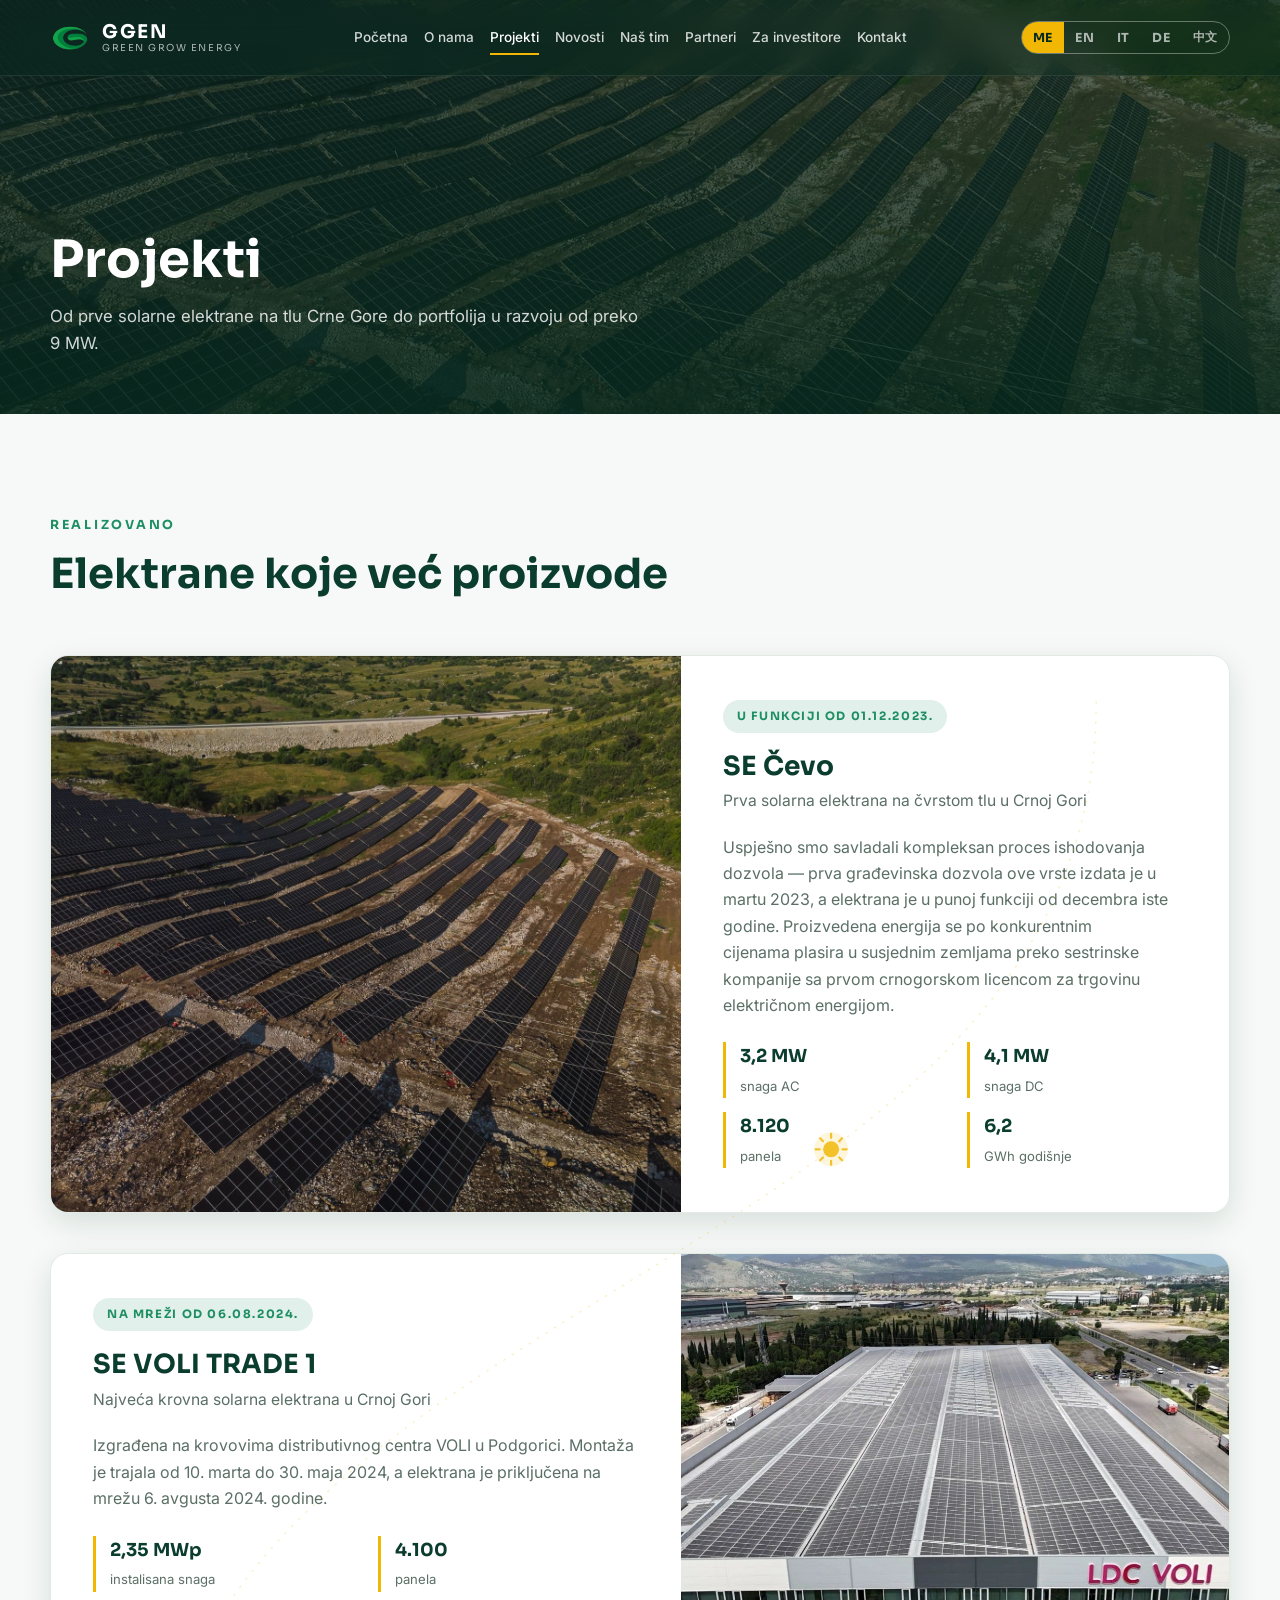
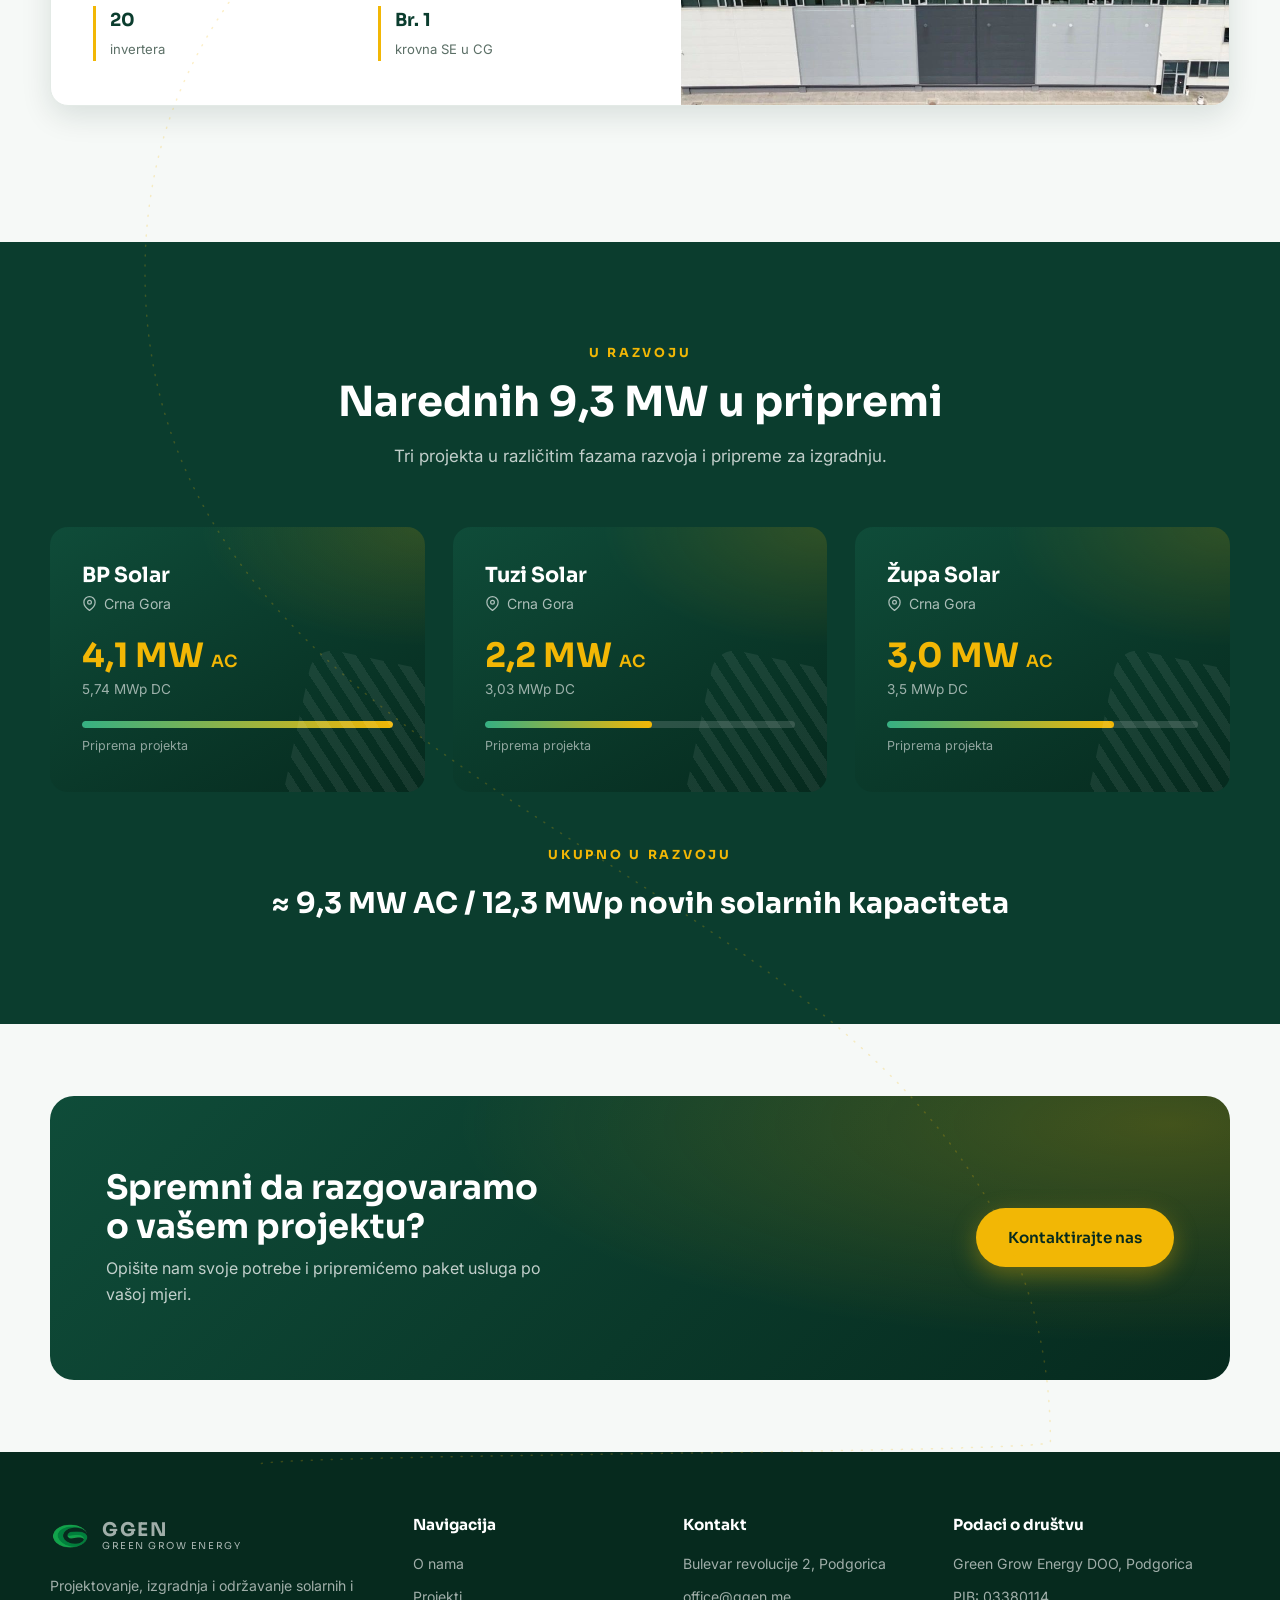
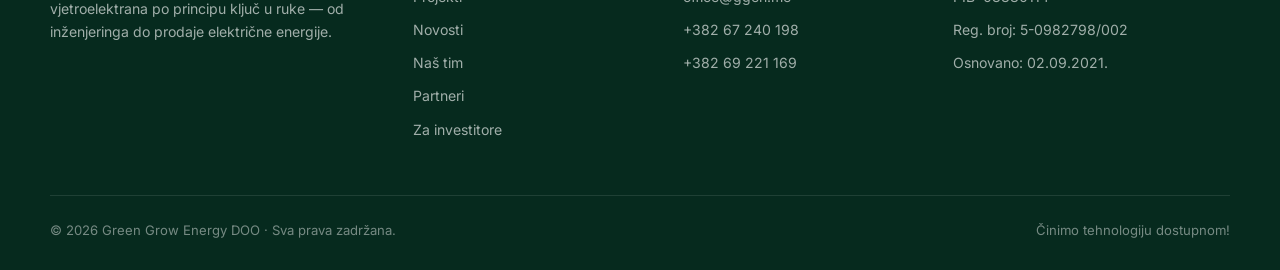
<file: projects.html>
<!DOCTYPE html>
<html lang="cnr">
<head>
  <meta charset="UTF-8">
  <meta name="viewport" content="width=device-width, initial-scale=1.0">
  <title>Projekti — GGEN | Green Grow Energy</title>
  <meta name="description" content="SE Čevo, SE VOLI TRADE 1 i projekti u razvoju — solarne elektrane kompanije GGEN u Crnoj Gori.">
  <link rel="icon" href="favicon.ico" sizes="16x16 32x32 48x48">
  <link rel="icon" type="image/png" href="assets/img/favicon-ggen.png">
  <link rel="apple-touch-icon" href="assets/img/apple-touch-icon.png">
  <link rel="preconnect" href="https://fonts.googleapis.com">
  <link rel="preconnect" href="https://fonts.gstatic.com" crossorigin>
  <link href="https://fonts.googleapis.com/css2?family=Inter:wght@400;500;600;700&family=Sora:wght@600;700;800&display=swap" rel="stylesheet">
  <link rel="stylesheet" href="css/styles.css">
</head>
<body>

<header class="navbar">
  <div class="container">
    <a class="brand" href="index.html">
      <span class="brand-mark"><img src="assets/img/logo-g.png" alt="GGEN"></span>
      <span class="brand-text"><strong>GGEN</strong><span>Green Grow Energy</span></span>
    </a>
    <nav class="nav-links">
      <a href="index.html" data-i18n="nav.home">Početna</a>
      <a href="about.html" data-i18n="nav.about">O nama</a>
      <a href="projects.html" data-i18n="nav.projects">Projekti</a>
      <a href="news.html" data-i18n="nav.news">Novosti</a>
      <a href="team.html" data-i18n="nav.team">Naš tim</a>
      <a href="partners.html" data-i18n="nav.partners">Partneri</a>
      <a href="investors.html" data-i18n="nav.investors">Za investitore</a>
      <a href="contact.html" data-i18n="nav.contact">Kontakt</a>
    </nav>
    <div class="lang-toggle">
      <button data-lang="me" class="active" aria-label="Crnogorski">ME</button>
      <button data-lang="en" aria-label="English">EN</button>
      <button data-lang="it" aria-label="Italiano">IT</button>
      <button data-lang="de" aria-label="Deutsch">DE</button>
      <button data-lang="zh" aria-label="中文">中文</button>
    </div>
    <button class="nav-burger" aria-label="Meni"><span></span><span></span><span></span></button>
  </div>
</header>

<section class="page-hero">
  <div class="hero-bg" style="background-image:url('assets/img/cevo-aerial.jpg')"></div>
  <div class="container">
    <h1 data-i18n="proj.hero.t">Projekti</h1>
    <p data-i18n="proj.hero.s">Od prve solarne elektrane na tlu Crne Gore do portfolija u razvoju od preko 9 MW.</p>
  </div>
</section>

<!-- DELIVERED -->
<section class="section">
  <div class="container">
    <div class="section-head reveal">
      <span class="eyebrow" data-i18n="proj.done.eyebrow">Realizovano</span>
      <h2 data-i18n="proj.done.t">Elektrane koje već proizvode</h2>
    </div>

    <!-- ČEVO -->
    <article class="project-feature reveal">
      <div class="pf-img" style="background-image:url('assets/img/cevo-aerial.jpg')" role="img" aria-label="SE Čevo iz vazduha"></div>
      <div class="pf-body">
        <span class="badge live" data-i18n="cevo.badge">U funkciji od 01.12.2023.</span>
        <h3 data-i18n="cevo.t">SE Čevo</h3>
        <div class="pf-sub" data-i18n="cevo.sub">Prva solarna elektrana na čvrstom tlu u Crnoj Gori</div>
        <p data-i18n="cevo.p">Uspješno smo savladali kompleksan proces ishodovanja dozvola — prva građevinska dozvola ove vrste izdata je u martu 2023, a elektrana je u punoj funkciji od decembra iste godine. Proizvedena energija se po konkurentnim cijenama plasira u susjednim zemljama preko sestrinske kompanije sa prvom crnogorskom licencom za trgovinu električnom energijom.</p>
        <div class="spec-list">
          <div class="spec"><b data-i18n="cevo.v1">3,2 MW</b><span data-i18n="cevo.s1">snaga AC</span></div>
          <div class="spec"><b data-i18n="cevo.v2">4,1 MW</b><span data-i18n="cevo.s2">snaga DC</span></div>
          <div class="spec"><b data-i18n="cevo.v3">8.120</b><span data-i18n="cevo.s3">panela</span></div>
          <div class="spec"><b data-i18n="cevo.v4">6,2</b><span data-i18n="cevo.s4">GWh godišnje</span></div>
        </div>
      </div>
    </article>

    <!-- VOLI -->
    <article class="project-feature reveal">
      <div class="pf-body">
        <span class="badge live" data-i18n="voli.badge">Na mreži od 06.08.2024.</span>
        <h3 data-i18n="voli.t">SE VOLI TRADE 1</h3>
        <div class="pf-sub" data-i18n="voli.sub">Najveća krovna solarna elektrana u Crnoj Gori</div>
        <p data-i18n="voli.p">Izgrađena na krovovima distributivnog centra VOLI u Podgorici. Montaža je trajala od 10. marta do 30. maja 2024, a elektrana je priključena na mrežu 6. avgusta 2024. godine.</p>
        <div class="spec-list">
          <div class="spec"><b data-i18n="voli.v1">2,35 MWp</b><span data-i18n="voli.s1">instalisana snaga</span></div>
          <div class="spec"><b data-i18n="voli.v2">4.100</b><span data-i18n="voli.s2">panela</span></div>
          <div class="spec"><b data-i18n="voli.v3">20</b><span data-i18n="voli.s3">invertera</span></div>
          <div class="spec"><b data-i18n="voli.v4">Br. 1</b><span data-i18n="voli.s4">krovna SE u CG</span></div>
        </div>
      </div>
      <div class="pf-img" style="background-image:url('assets/img/voli-aerial.jpg')" role="img" aria-label="SE VOLI TRADE 1 — krovna elektrana iz vazduha"></div>
    </article>
  </div>
</section>

<!-- IN DEVELOPMENT -->
<section class="section dark">
  <div class="container">
    <div class="section-head center reveal">
      <span class="eyebrow" data-i18n="proj.dev.eyebrow">U razvoju</span>
      <h2 data-i18n="proj.dev.t">Narednih 9,3 MW u pripremi</h2>
      <p data-i18n="proj.dev.sub">Tri projekta u različitim fazama razvoja i pripreme za izgradnju.</p>
    </div>
    <div class="grid-3">
      <div class="dev-card reveal">
        <h3>BP Solar</h3>
        <div class="dc-loc">
          <svg viewBox="0 0 24 24" fill="none" stroke="currentColor" stroke-width="2" stroke-linecap="round" stroke-linejoin="round"><path d="M21 10c0 7-9 13-9 13s-9-6-9-13a9 9 0 0 1 18 0z"/><circle cx="12" cy="10" r="3"/></svg>
          <span data-i18n="dev.loc1">Crna Gora</span>
        </div>
        <div class="dc-power"><span data-i18n="dev.bp.ac">4,1 MW</span> <small data-i18n="dev.ac">AC</small></div>
        <div class="dc-dc" data-i18n="dev.bp.dc">5,74 MWp DC</div>
        <div class="dc-bar"><i style="width:100%"></i></div>
        <div class="dc-note" data-i18n="dev.status">Priprema projekta</div>
      </div>
      <div class="dev-card reveal d1">
        <h3>Tuzi Solar</h3>
        <div class="dc-loc">
          <svg viewBox="0 0 24 24" fill="none" stroke="currentColor" stroke-width="2" stroke-linecap="round" stroke-linejoin="round"><path d="M21 10c0 7-9 13-9 13s-9-6-9-13a9 9 0 0 1 18 0z"/><circle cx="12" cy="10" r="3"/></svg>
          <span data-i18n="dev.loc1">Crna Gora</span>
        </div>
        <div class="dc-power"><span data-i18n="dev.tuzi.ac">2,2 MW</span> <small data-i18n="dev.ac">AC</small></div>
        <div class="dc-dc" data-i18n="dev.tuzi.dc">3,03 MWp DC</div>
        <div class="dc-bar"><i style="width:54%"></i></div>
        <div class="dc-note" data-i18n="dev.status">Priprema projekta</div>
      </div>
      <div class="dev-card reveal d2">
        <h3>Župa Solar</h3>
        <div class="dc-loc">
          <svg viewBox="0 0 24 24" fill="none" stroke="currentColor" stroke-width="2" stroke-linecap="round" stroke-linejoin="round"><path d="M21 10c0 7-9 13-9 13s-9-6-9-13a9 9 0 0 1 18 0z"/><circle cx="12" cy="10" r="3"/></svg>
          <span data-i18n="dev.loc1">Crna Gora</span>
        </div>
        <div class="dc-power"><span data-i18n="dev.zupa.ac">3,0 MW</span> <small data-i18n="dev.ac">AC</small></div>
        <div class="dc-dc" data-i18n="dev.zupa.dc">3,5 MWp DC</div>
        <div class="dc-bar"><i style="width:73%"></i></div>
        <div class="dc-note" data-i18n="dev.status">Priprema projekta</div>
      </div>
    </div>
    <div class="reveal" style="text-align:center;margin-top:48px">
      <span class="eyebrow" data-i18n="proj.total.t">Ukupno u razvoju</span>
      <div style="font-family:var(--font-display);font-size:clamp(1.3rem,2.6vw,1.8rem);font-weight:700;color:#fff" data-i18n="proj.total.p">≈ 9,3 MW AC / 12,3 MWp novih solarnih kapaciteta</div>
    </div>
  </div>
</section>

<!-- CTA -->
<section class="section tight">
  <div class="container">
    <div class="cta-banner reveal">
      <div>
        <h2 data-i18n="cta.title">Spremni da razgovaramo o vašem projektu?</h2>
        <p data-i18n="cta.sub">Opišite nam svoje potrebe i pripremićemo paket usluga po vašoj mjeri.</p>
      </div>
      <a href="contact.html" class="btn btn-gold" data-i18n="cta.btn">Kontaktirajte nas</a>
    </div>
  </div>
</section>

<footer>
  <div class="container">
    <div class="footer-grid">
      <div>
        <a class="brand" href="index.html" style="margin-bottom:18px">
          <span class="brand-mark"><img src="assets/img/logo-g.png" alt="GGEN"></span>
          <span class="brand-text"><strong>GGEN</strong><span>Green Grow Energy</span></span>
        </a>
        <p style="margin-top:16px" data-i18n="footer.desc">Projektovanje, izgradnja i održavanje solarnih i vjetroelektrana po principu ključ u ruke — od inženjeringa do prodaje električne energije.</p>
      </div>
      <div>
        <h4 data-i18n="footer.nav">Navigacija</h4>
        <ul>
          <li><a href="about.html" data-i18n="nav.about">O nama</a></li>
          <li><a href="projects.html" data-i18n="nav.projects">Projekti</a></li>
          <li><a href="news.html" data-i18n="nav.news">Novosti</a></li>
          <li><a href="team.html" data-i18n="nav.team">Naš tim</a></li>
          <li><a href="partners.html" data-i18n="nav.partners">Partneri</a></li>
          <li><a href="investors.html" data-i18n="nav.investors">Za investitore</a></li>
        </ul>
      </div>
      <div>
        <h4 data-i18n="footer.contact">Kontakt</h4>
        <ul>
          <li>Bulevar revolucije 2, Podgorica</li>
          <li><a href="mailto:office@ggen.me">office@ggen.me</a></li>
          <li><a href="tel:+38267240198">+382 67 240 198</a></li>
          <li><a href="tel:+38269221169">+382 69 221 169</a></li>
        </ul>
      </div>
      <div>
        <h4 data-i18n="footer.registry">Podaci o društvu</h4>
        <ul>
          <li data-i18n="footer.reg1">Green Grow Energy DOO, Podgorica</li>
          <li data-i18n="footer.reg2">PIB: 03380114</li>
          <li data-i18n="footer.reg3">Reg. broj: 5-0982798/002</li>
          <li data-i18n="footer.reg4">Osnovano: 02.09.2021.</li>
        </ul>
      </div>
    </div>
    <div class="footer-bottom">
      <span>© <span id="year">2026</span> Green Grow Energy DOO · <span data-i18n="footer.rights">Sva prava zadržana.</span></span>
      <span data-i18n="footer.tagline">Činimo tehnologiju dostupnom!</span>
    </div>
  </div>
</footer>

<script src="js/i18n.js"></script>
<script src="js/main.js"></script>
<script src="js/sun.js"></script>
</body>
</html>
</file>
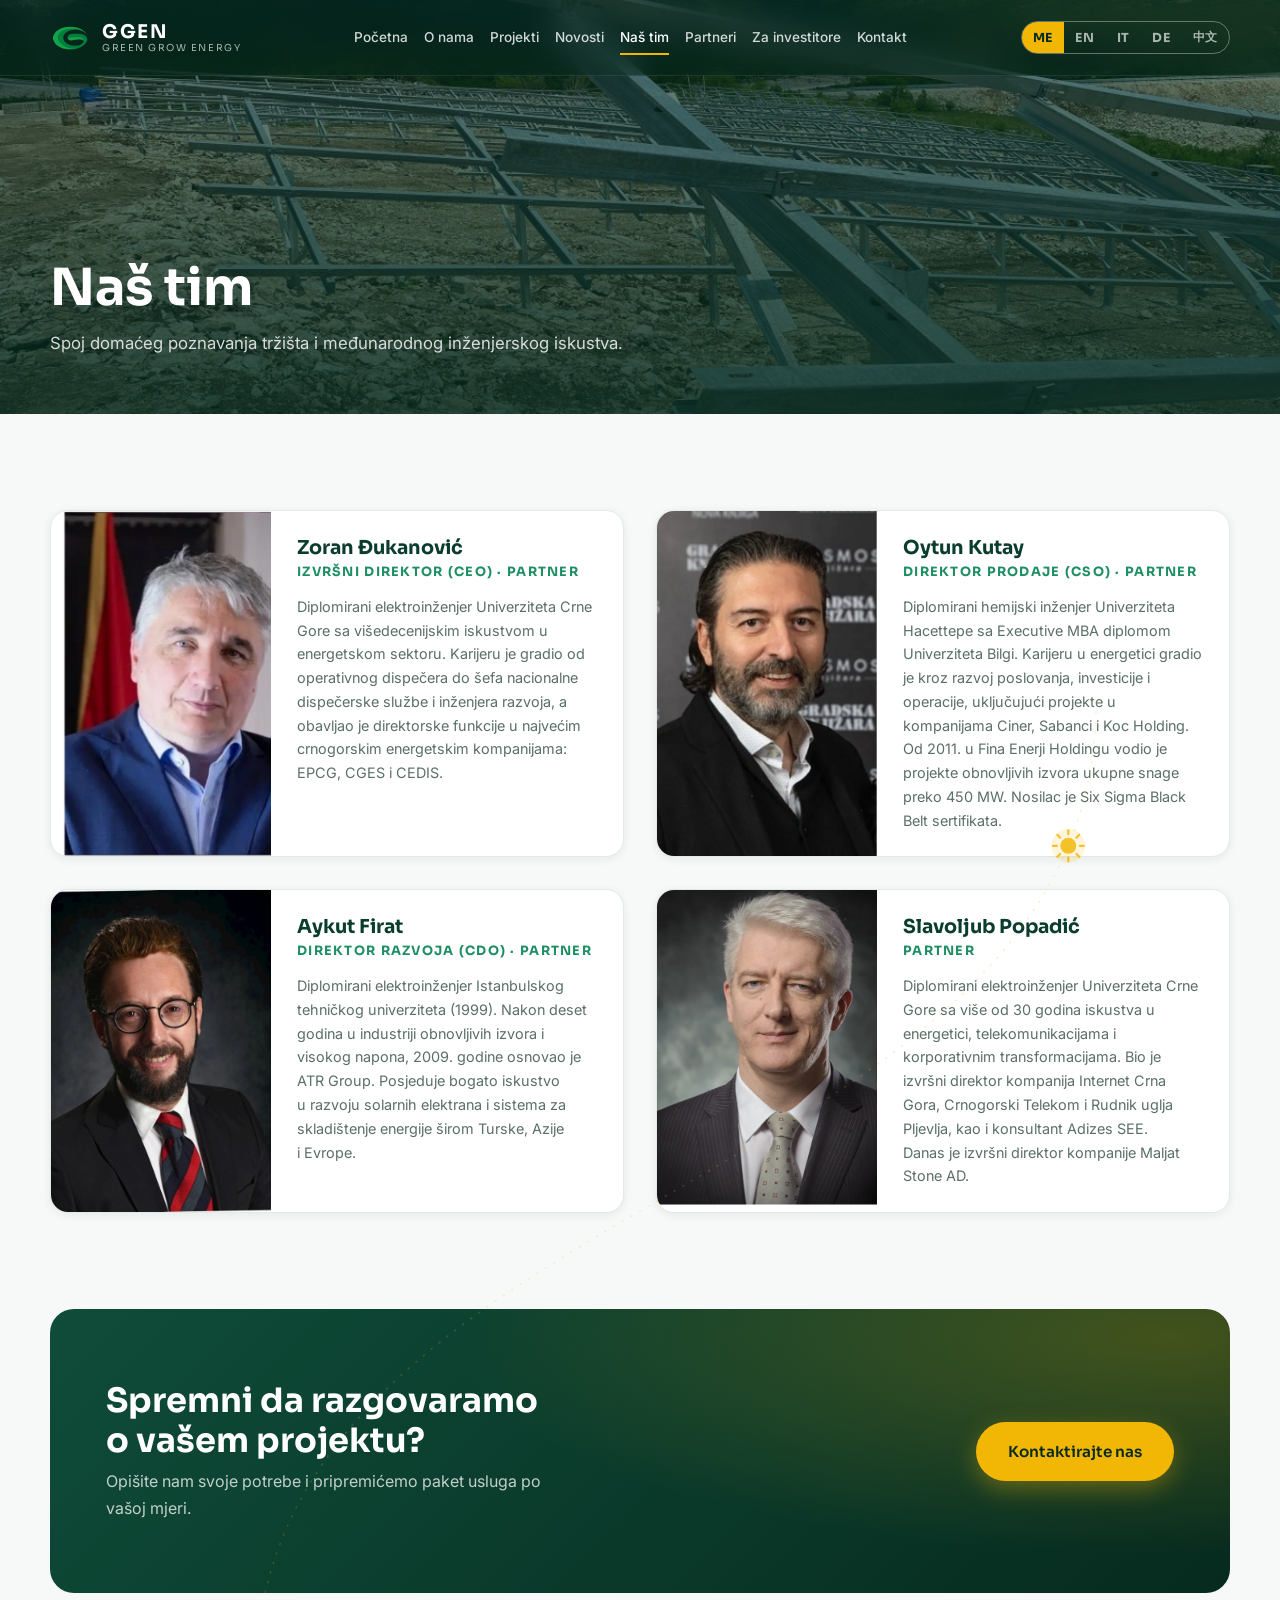
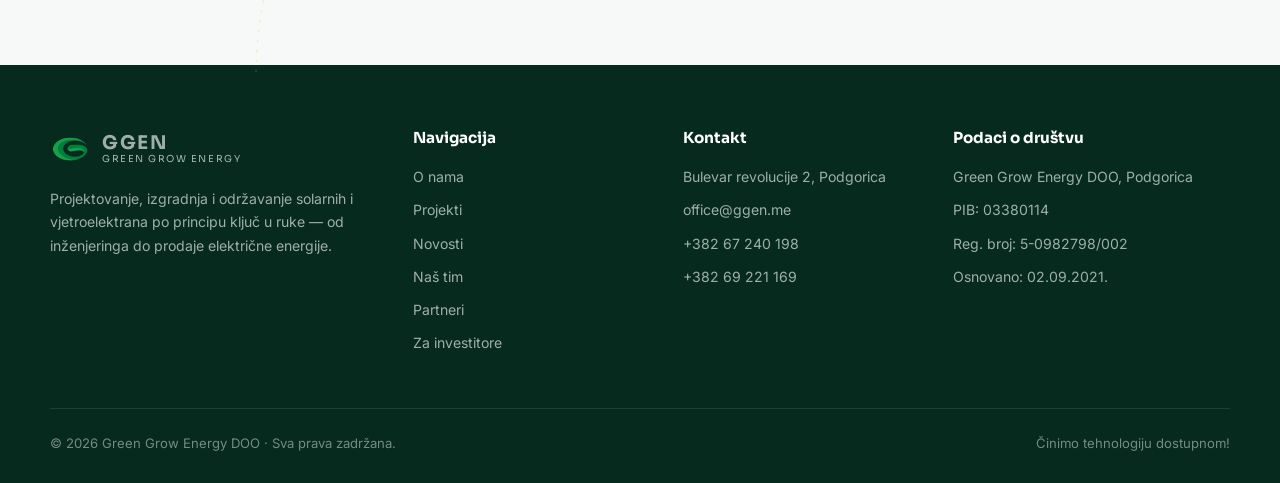
<file: team.html>
<!DOCTYPE html>
<html lang="cnr">
<head>
  <meta charset="UTF-8">
  <meta name="viewport" content="width=device-width, initial-scale=1.0">
  <title>Naš tim — GGEN | Green Grow Energy</title>
  <meta name="description" content="Tim kompanije GGEN — spoj domaćeg poznavanja tržišta i međunarodnog inženjerskog iskustva u energetici.">
  <link rel="icon" href="favicon.ico" sizes="16x16 32x32 48x48">
  <link rel="icon" type="image/png" href="assets/img/favicon-ggen.png">
  <link rel="apple-touch-icon" href="assets/img/apple-touch-icon.png">
  <link rel="preconnect" href="https://fonts.googleapis.com">
  <link rel="preconnect" href="https://fonts.gstatic.com" crossorigin>
  <link href="https://fonts.googleapis.com/css2?family=Inter:wght@400;500;600;700&family=Sora:wght@600;700;800&display=swap" rel="stylesheet">
  <link rel="stylesheet" href="css/styles.css">
</head>
<body>

<header class="navbar">
  <div class="container">
    <a class="brand" href="index.html">
      <span class="brand-mark"><img src="assets/img/logo-g.png" alt="GGEN"></span>
      <span class="brand-text"><strong>GGEN</strong><span>Green Grow Energy</span></span>
    </a>
    <nav class="nav-links">
      <a href="index.html" data-i18n="nav.home">Početna</a>
      <a href="about.html" data-i18n="nav.about">O nama</a>
      <a href="projects.html" data-i18n="nav.projects">Projekti</a>
      <a href="news.html" data-i18n="nav.news">Novosti</a>
      <a href="team.html" data-i18n="nav.team">Naš tim</a>
      <a href="partners.html" data-i18n="nav.partners">Partneri</a>
      <a href="investors.html" data-i18n="nav.investors">Za investitore</a>
      <a href="contact.html" data-i18n="nav.contact">Kontakt</a>
    </nav>
    <div class="lang-toggle">
      <button data-lang="me" class="active" aria-label="Crnogorski">ME</button>
      <button data-lang="en" aria-label="English">EN</button>
      <button data-lang="it" aria-label="Italiano">IT</button>
      <button data-lang="de" aria-label="Deutsch">DE</button>
      <button data-lang="zh" aria-label="中文">中文</button>
    </div>
    <button class="nav-burger" aria-label="Meni"><span></span><span></span><span></span></button>
  </div>
</header>

<section class="page-hero">
  <div class="hero-bg" style="background-image:url('assets/img/cevo-structures.jpg')"></div>
  <div class="container">
    <h1 data-i18n="team.hero.t">Naš tim</h1>
    <p data-i18n="team.hero.s">Spoj domaćeg poznavanja tržišta i međunarodnog inženjerskog iskustva.</p>
  </div>
</section>

<section class="section">
  <div class="container">
    <div class="team-grid">
      <article class="team-card reveal">
        <img src="assets/img/team-zoran.jpg" alt="Zoran Đukanović">
        <div class="tc-body">
          <h3>Zoran Đukanović</h3>
          <div class="tc-role" data-i18n="team.zoran.role">Izvršni direktor (CEO) · Partner</div>
          <p data-i18n="team.zoran.bio">Diplomirani elektroinženjer Univerziteta Crne Gore sa višedecenijskim iskustvom u energetskom sektoru. Karijeru je gradio od operativnog dispečera do šefa nacionalne dispečerske službe i inženjera razvoja, a obavljao je direktorske funkcije u najvećim crnogorskim energetskim kompanijama: EPCG, CGES i CEDIS.</p>
        </div>
      </article>

      <article class="team-card reveal d1">
        <img src="assets/img/team-oytun.jpg" alt="Oytun Kutay">
        <div class="tc-body">
          <h3>Oytun Kutay</h3>
          <div class="tc-role" data-i18n="team.oytun.role">Direktor prodaje (CSO) · Partner</div>
          <p data-i18n="team.oytun.bio">Diplomirani hemijski inženjer Univerziteta Hacettepe sa Executive MBA diplomom Univerziteta Bilgi. Karijeru u energetici gradio je kroz razvoj poslovanja, investicije i operacije, uključujući projekte u kompanijama Ciner, Sabanci i Koc Holding. Od 2011. u Fina Enerji Holdingu vodio je projekte obnovljivih izvora ukupne snage preko 450 MW. Nosilac je Six Sigma Black Belt sertifikata.</p>
        </div>
      </article>

      <article class="team-card reveal">
        <img src="assets/img/team-aykut.jpg" alt="Aykut Firat">
        <div class="tc-body">
          <h3>Aykut Firat</h3>
          <div class="tc-role" data-i18n="team.aykut.role">Direktor razvoja (CDO) · Partner</div>
          <p data-i18n="team.aykut.bio">Diplomirani elektroinženjer Istanbulskog tehničkog univerziteta (1999). Nakon deset godina u industriji obnovljivih izvora i visokog napona, 2009. godine osnovao je ATR Group. Posjeduje bogato iskustvo u razvoju solarnih elektrana i sistema za skladištenje energije širom Turske, Azije i Evrope.</p>
        </div>
      </article>

      <article class="team-card reveal d1">
        <img src="assets/img/team-slavoljub.jpg" alt="Slavoljub Popadić">
        <div class="tc-body">
          <h3>Slavoljub Popadić</h3>
          <div class="tc-role" data-i18n="team.slavoljub.role">Partner</div>
          <p data-i18n="team.slavoljub.bio">Diplomirani elektroinženjer Univerziteta Crne Gore sa više od 30 godina iskustva u energetici, telekomunikacijama i korporativnim transformacijama. Bio je izvršni direktor kompanija Internet Crna Gora, Crnogorski Telekom i Rudnik uglja Pljevlja, kao i konsultant Adizes SEE. Danas je izvršni direktor kompanije Maljat Stone AD.</p>
        </div>
      </article>
    </div>
  </div>
</section>

<!-- CTA -->
<section class="section tight" style="padding-top:0">
  <div class="container">
    <div class="cta-banner reveal">
      <div>
        <h2 data-i18n="cta.title">Spremni da razgovaramo o vašem projektu?</h2>
        <p data-i18n="cta.sub">Opišite nam svoje potrebe i pripremićemo paket usluga po vašoj mjeri.</p>
      </div>
      <a href="contact.html" class="btn btn-gold" data-i18n="cta.btn">Kontaktirajte nas</a>
    </div>
  </div>
</section>

<footer>
  <div class="container">
    <div class="footer-grid">
      <div>
        <a class="brand" href="index.html" style="margin-bottom:18px">
          <span class="brand-mark"><img src="assets/img/logo-g.png" alt="GGEN"></span>
          <span class="brand-text"><strong>GGEN</strong><span>Green Grow Energy</span></span>
        </a>
        <p style="margin-top:16px" data-i18n="footer.desc">Projektovanje, izgradnja i održavanje solarnih i vjetroelektrana po principu ključ u ruke — od inženjeringa do prodaje električne energije.</p>
      </div>
      <div>
        <h4 data-i18n="footer.nav">Navigacija</h4>
        <ul>
          <li><a href="about.html" data-i18n="nav.about">O nama</a></li>
          <li><a href="projects.html" data-i18n="nav.projects">Projekti</a></li>
          <li><a href="news.html" data-i18n="nav.news">Novosti</a></li>
          <li><a href="team.html" data-i18n="nav.team">Naš tim</a></li>
          <li><a href="partners.html" data-i18n="nav.partners">Partneri</a></li>
          <li><a href="investors.html" data-i18n="nav.investors">Za investitore</a></li>
        </ul>
      </div>
      <div>
        <h4 data-i18n="footer.contact">Kontakt</h4>
        <ul>
          <li>Bulevar revolucije 2, Podgorica</li>
          <li><a href="mailto:office@ggen.me">office@ggen.me</a></li>
          <li><a href="tel:+38267240198">+382 67 240 198</a></li>
          <li><a href="tel:+38269221169">+382 69 221 169</a></li>
        </ul>
      </div>
      <div>
        <h4 data-i18n="footer.registry">Podaci o društvu</h4>
        <ul>
          <li data-i18n="footer.reg1">Green Grow Energy DOO, Podgorica</li>
          <li data-i18n="footer.reg2">PIB: 03380114</li>
          <li data-i18n="footer.reg3">Reg. broj: 5-0982798/002</li>
          <li data-i18n="footer.reg4">Osnovano: 02.09.2021.</li>
        </ul>
      </div>
    </div>
    <div class="footer-bottom">
      <span>© <span id="year">2026</span> Green Grow Energy DOO · <span data-i18n="footer.rights">Sva prava zadržana.</span></span>
      <span data-i18n="footer.tagline">Činimo tehnologiju dostupnom!</span>
    </div>
  </div>
</footer>

<script src="js/i18n.js"></script>
<script src="js/main.js"></script>
<script src="js/sun.js"></script>
</body>
</html>
</file>
<file: css/styles.css>
/* ============================================================
   GREEN GROW ENERGY — Design System
   Palette: deep forest green + solar gold
   Fonts: Sora (display) / Inter (body), loaded in each page head
   ============================================================ */

:root {
  --green-950: #062a1e;
  --green-900: #0b3d2e;
  --green-800: #0f4c39;
  --green-700: #156048;
  --emerald: #1e8e63;
  --emerald-light: #35b083;
  --gold: #f2b705;
  --gold-soft: #ffd95c;
  --ink: #122019;
  --muted: #5b6f66;
  --line: #e3eae6;
  --paper: #f6f9f7;
  --white: #ffffff;
  --shadow-sm: 0 2px 10px rgba(6, 42, 30, 0.07);
  --shadow-md: 0 10px 30px rgba(6, 42, 30, 0.12);
  --shadow-lg: 0 24px 60px rgba(6, 42, 30, 0.18);
  --radius: 18px;
  --nav-h: 76px;
  --font-display: "Sora", "Inter", "PingFang SC", "Microsoft YaHei", system-ui, sans-serif;
  --font-body: "Inter", "PingFang SC", "Microsoft YaHei", system-ui, sans-serif;
}

* { margin: 0; padding: 0; box-sizing: border-box; }

html { scroll-behavior: smooth; }

body {
  font-family: var(--font-body);
  color: var(--ink);
  background: var(--paper);
  line-height: 1.65;
  -webkit-font-smoothing: antialiased;
}

img { max-width: 100%; display: block; }

a { color: inherit; text-decoration: none; }

ul { list-style: none; }

h1, h2, h3, h4 {
  font-family: var(--font-display);
  line-height: 1.18;
  color: var(--green-900);
  font-weight: 700;
  text-wrap: balance;
}

p { text-wrap: pretty; }

/* ---------- Layout helpers ---------- */

.container {
  width: min(1180px, calc(100% - 48px));
  margin-inline: auto;
}

.section { padding: 96px 0; }
.section.tight { padding: 72px 0; }
.section.dark { background: var(--green-900); }
.section.dark h2, .section.dark h3 { color: var(--white); }
.section.dark p { color: rgba(255, 255, 255, 0.78); }
/* white cards keep dark text even inside dark sections */
.section.dark .card h3 { color: var(--green-900); }
.section.dark .card p { color: var(--muted); }

.eyebrow {
  display: inline-block;
  font-family: var(--font-display);
  font-size: 0.78rem;
  font-weight: 700;
  letter-spacing: 0.22em;
  text-transform: uppercase;
  color: var(--emerald);
  margin-bottom: 14px;
}
.section.dark .eyebrow, .on-photo .eyebrow { color: var(--gold); }

.section-head { max-width: 720px; margin-bottom: 56px; }
.section-head.center { margin-inline: auto; text-align: center; }
.section-head h2 { font-size: clamp(1.8rem, 3.4vw, 2.6rem); margin-bottom: 16px; }
.section-head p { color: var(--muted); font-size: 1.06rem; }
.section.dark .section-head p { color: rgba(255, 255, 255, 0.75); }

/* ---------- Buttons ---------- */

.btn {
  display: inline-flex;
  align-items: center;
  gap: 10px;
  font-family: var(--font-display);
  font-weight: 600;
  font-size: 0.95rem;
  padding: 15px 30px;
  border-radius: 999px;
  border: 2px solid transparent;
  cursor: pointer;
  transition: transform 0.25s ease, box-shadow 0.25s ease, background 0.25s ease, color 0.25s ease;
}
.btn:hover { transform: translateY(-2px); }

.btn-gold {
  background: var(--gold);
  color: var(--green-950);
  box-shadow: 0 8px 24px rgba(242, 183, 5, 0.35);
}
.btn-gold:hover { background: var(--gold-soft); }

.btn-outline {
  border-color: rgba(255, 255, 255, 0.7);
  color: var(--white);
}
.btn-outline:hover { background: rgba(255, 255, 255, 0.12); }

.btn-green {
  background: var(--green-900);
  color: var(--white);
}
.btn-green:hover { background: var(--green-700); }

/* ---------- Navbar ---------- */

.navbar {
  position: fixed;
  inset: 0 0 auto 0;
  z-index: 100;
  height: var(--nav-h);
  display: flex;
  align-items: center;
  background: rgba(6, 42, 30, 0.42);
  -webkit-backdrop-filter: blur(14px);
  backdrop-filter: blur(14px);
  border-bottom: 1px solid rgba(255, 255, 255, 0.08);
  transition: background 0.3s ease;
}
.navbar.scrolled { background: rgba(6, 42, 30, 0.92); }

.navbar .container {
  display: flex;
  align-items: center;
  justify-content: space-between;
  gap: 24px;
}

.brand {
  display: flex;
  align-items: center;
  gap: 12px;
  font-family: var(--font-display);
  color: var(--white);
}
.brand-mark {
  width: 40px;
  height: 40px;
  background: transparent;
  display: grid;
  place-items: center;
  flex-shrink: 0;
}
.brand-mark img { width: 100%; height: 100%; object-fit: contain; }
.brand-text { display: flex; flex-direction: column; line-height: 1.1; }
.brand-text strong { font-size: 1.18rem; letter-spacing: 0.08em; }
.brand-text span {
  font-size: 0.6rem;
  letter-spacing: 0.16em;
  text-transform: uppercase;
  color: rgba(255, 255, 255, 0.65);
}

.nav-links {
  display: flex;
  align-items: center;
  gap: 26px;
}
.nav-links a {
  font-size: 0.92rem;
  font-weight: 500;
  color: rgba(255, 255, 255, 0.82);
  padding: 6px 0;
  position: relative;
  white-space: nowrap;
  transition: color 0.2s ease;
}
.nav-links a::after {
  content: "";
  position: absolute;
  left: 0; right: 100%;
  bottom: 0;
  height: 2px;
  background: var(--gold);
  transition: right 0.25s ease;
}
.nav-links a:hover, .nav-links a.active { color: var(--white); }
.nav-links a:hover::after, .nav-links a.active::after { right: 0; }

.lang-toggle {
  display: flex;
  border: 1px solid rgba(255, 255, 255, 0.35);
  border-radius: 999px;
  overflow: hidden;
}
.lang-toggle button {
  font-family: var(--font-display);
  font-size: 0.78rem;
  font-weight: 700;
  letter-spacing: 0.06em;
  white-space: nowrap;
  padding: 7px 11px;
  background: transparent;
  border: none;
  color: rgba(255, 255, 255, 0.65);
  cursor: pointer;
  transition: background 0.2s ease, color 0.2s ease;
}
.lang-toggle button.active {
  background: var(--gold);
  color: var(--green-950);
}

.nav-burger {
  display: none;
  background: none;
  border: none;
  width: 42px;
  height: 42px;
  cursor: pointer;
  flex-direction: column;
  justify-content: center;
  align-items: center;
  gap: 6px;
}
.nav-burger span {
  width: 24px;
  height: 2px;
  background: var(--white);
  transition: transform 0.3s ease, opacity 0.3s ease;
}
.nav-burger.open span:nth-child(1) { transform: translateY(8px) rotate(45deg); }
.nav-burger.open span:nth-child(2) { opacity: 0; }
.nav-burger.open span:nth-child(3) { transform: translateY(-8px) rotate(-45deg); }

/* ---------- Hero (home) ---------- */

.hero {
  position: relative;
  min-height: 100svh;
  display: flex;
  align-items: center;
  overflow: hidden;
  color: var(--white);
}
.hero-bg {
  position: absolute;
  inset: 0;
  background-size: cover;
  background-position: center;
  animation: kenburns 22s ease-in-out infinite alternate;
}
.hero::after {
  content: "";
  position: absolute;
  inset: 0;
  background: linear-gradient(112deg, rgba(6, 42, 30, 0.88) 0%, rgba(6, 42, 30, 0.55) 48%, rgba(6, 42, 30, 0.25) 100%);
}
.hero .container { position: relative; z-index: 2; }

@keyframes kenburns {
  from { transform: scale(1); }
  to { transform: scale(1.09); }
}

.hero-content { max-width: 680px; padding: 140px 0 120px; }
.hero-badge {
  display: inline-flex;
  align-items: center;
  gap: 8px;
  font-size: 0.82rem;
  font-weight: 600;
  padding: 8px 16px;
  border-radius: 999px;
  border: 1px solid rgba(255, 255, 255, 0.3);
  background: rgba(255, 255, 255, 0.1);
  margin-bottom: 26px;
}
.hero-badge .dot {
  width: 8px; height: 8px;
  border-radius: 50%;
  background: var(--gold);
  box-shadow: 0 0 0 4px rgba(242, 183, 5, 0.25);
}
.hero h1 {
  color: var(--white);
  font-size: clamp(2.3rem, 5.2vw, 3.9rem);
  margin-bottom: 22px;
}
.hero h1 .gold { color: var(--gold); }
.hero p {
  font-size: 1.12rem;
  color: rgba(255, 255, 255, 0.85);
  max-width: 560px;
  margin-bottom: 38px;
}
.hero-actions { display: flex; flex-wrap: wrap; gap: 16px; }

.hero-scroll {
  position: absolute;
  bottom: 28px;
  left: 50%;
  transform: translateX(-50%);
  z-index: 2;
  color: rgba(255, 255, 255, 0.7);
  font-size: 1.6rem;
  animation: bob 2.2s ease-in-out infinite;
}
@keyframes bob {
  0%, 100% { transform: translate(-50%, 0); }
  50% { transform: translate(-50%, 10px); }
}

/* ---------- Page hero (sub-pages) ---------- */

.page-hero {
  position: relative;
  min-height: 46vh;
  display: flex;
  align-items: flex-end;
  color: var(--white);
  overflow: hidden;
  background: var(--green-900);
}
.page-hero .hero-bg { animation-duration: 28s; }
.page-hero::after {
  content: "";
  position: absolute;
  inset: 0;
  background: linear-gradient(180deg, rgba(6, 42, 30, 0.55) 0%, rgba(6, 42, 30, 0.85) 100%);
}
.page-hero .container {
  position: relative;
  z-index: 2;
  padding: 150px 0 56px;
}
.page-hero h1 {
  color: var(--white);
  font-size: clamp(2rem, 4.4vw, 3.2rem);
  margin-bottom: 12px;
}
.page-hero p {
  color: rgba(255, 255, 255, 0.82);
  max-width: 640px;
  font-size: 1.05rem;
}

/* ---------- Stats ---------- */

.stats-band {
  background: var(--green-950);
  padding: 56px 0;
}
.stats-grid {
  display: grid;
  grid-template-columns: repeat(4, 1fr);
  gap: 32px;
}
.stat { text-align: center; }
.stat .num {
  font-family: var(--font-display);
  font-size: clamp(2rem, 3.6vw, 2.9rem);
  font-weight: 700;
  color: var(--gold);
  line-height: 1;
}
.stat .num small {
  font-size: 0.55em;
  font-weight: 600;
  margin-left: 2px;
}
.stat .label {
  margin-top: 10px;
  font-size: 0.88rem;
  color: rgba(255, 255, 255, 0.72);
}

/* ---------- Cards ---------- */

.grid-3 {
  display: grid;
  grid-template-columns: repeat(3, 1fr);
  gap: 28px;
}
.grid-2 {
  display: grid;
  grid-template-columns: repeat(2, 1fr);
  gap: 28px;
}

.card {
  background: var(--white);
  border-radius: var(--radius);
  border: 1px solid var(--line);
  box-shadow: var(--shadow-sm);
  padding: 34px 30px;
  transition: transform 0.3s ease, box-shadow 0.3s ease;
}
.card:hover {
  transform: translateY(-6px);
  box-shadow: var(--shadow-md);
}
.card h3 { font-size: 1.18rem; margin-bottom: 12px; }
.card p { color: var(--muted); font-size: 0.97rem; }

.card-icon {
  width: 54px;
  height: 54px;
  border-radius: 14px;
  background: linear-gradient(135deg, rgba(30, 142, 99, 0.14), rgba(242, 183, 5, 0.16));
  display: grid;
  place-items: center;
  margin-bottom: 20px;
  color: var(--green-800);
}
.card-icon svg { width: 28px; height: 28px; }

.photo-card {
  padding: 0;
  overflow: hidden;
  display: flex;
  flex-direction: column;
}
.photo-card img {
  width: 100%;
  aspect-ratio: 16 / 9;
  object-fit: cover;
}
.photo-card .pc-body { padding: 26px 28px 30px; }

/* ---------- Project cards ---------- */

.project-feature {
  display: grid;
  grid-template-columns: 1.15fr 1fr;
  gap: 0;
  background: var(--white);
  border-radius: var(--radius);
  overflow: hidden;
  border: 1px solid var(--line);
  box-shadow: var(--shadow-md);
  margin-bottom: 40px;
}
.project-feature .pf-img {
  min-height: 360px;
  background-size: cover;
  background-position: center;
}
.project-feature .pf-body { padding: 44px 42px; }
.project-feature h3 { font-size: 1.65rem; margin-bottom: 6px; }
.project-feature .pf-sub { color: var(--muted); margin-bottom: 20px; font-size: 0.98rem; }
.project-feature p { color: var(--muted); margin-bottom: 24px; }

.badge {
  display: inline-block;
  font-family: var(--font-display);
  font-size: 0.72rem;
  font-weight: 700;
  letter-spacing: 0.14em;
  text-transform: uppercase;
  padding: 7px 14px;
  border-radius: 999px;
  margin-bottom: 18px;
}
.badge.live { background: rgba(30, 142, 99, 0.13); color: var(--emerald); }
.badge.build { background: rgba(242, 183, 5, 0.16); color: #9c7800; }
.badge.dev { background: rgba(11, 61, 46, 0.08); color: var(--green-800); }
.badge.gold-solid { background: var(--gold); color: var(--green-950); }

.spec-list {
  display: grid;
  grid-template-columns: repeat(2, 1fr);
  gap: 14px 24px;
}
.spec-list .spec {
  border-left: 3px solid var(--gold);
  padding-left: 14px;
}
.spec-list .spec b {
  display: block;
  font-family: var(--font-display);
  font-size: 1.12rem;
  color: var(--green-900);
}
.spec-list .spec span { font-size: 0.82rem; color: var(--muted); }

/* development (no-photo) spec cards */
.dev-card {
  position: relative;
  border-radius: var(--radius);
  padding: 36px 32px;
  color: var(--white);
  background:
    radial-gradient(120% 90% at 100% 0%, rgba(242, 183, 5, 0.16) 0%, transparent 50%),
    linear-gradient(150deg, var(--green-800) 0%, var(--green-950) 100%);
  overflow: hidden;
  transition: transform 0.3s ease, box-shadow 0.3s ease;
}
.dev-card:hover { transform: translateY(-6px); box-shadow: var(--shadow-lg); }
.dev-card::before {
  content: "";
  position: absolute;
  inset: auto -40px -40px auto;
  width: 170px;
  height: 170px;
  border-radius: 24px;
  background:
    repeating-linear-gradient(45deg, rgba(255, 255, 255, 0.07) 0 10px, transparent 10px 20px);
  transform: rotate(12deg);
}
.dev-card h3 { color: var(--white); font-size: 1.3rem; margin-bottom: 4px; }
.dev-card .dc-loc {
  display: flex;
  align-items: center;
  gap: 7px;
  color: rgba(255, 255, 255, 0.65);
  font-size: 0.88rem;
  margin-bottom: 24px;
}
.dev-card .dc-loc svg { width: 15px; height: 15px; flex-shrink: 0; }
.dev-card .dc-power {
  font-family: var(--font-display);
  font-size: 2.1rem;
  font-weight: 700;
  color: var(--gold);
  line-height: 1;
}
.dev-card .dc-power small { font-size: 0.5em; font-weight: 600; }
.dev-card .dc-dc {
  color: rgba(255, 255, 255, 0.6);
  font-size: 0.85rem;
  margin: 6px 0 20px;
}
.dev-card .dc-bar {
  height: 7px;
  background: rgba(255, 255, 255, 0.14);
  border-radius: 99px;
  overflow: hidden;
  margin-bottom: 8px;
}
.dev-card .dc-bar i {
  display: block;
  height: 100%;
  border-radius: 99px;
  background: linear-gradient(90deg, var(--emerald-light), var(--gold));
}
.dev-card .dc-note { font-size: 0.78rem; color: rgba(255, 255, 255, 0.55); }

/* ---------- Timeline (news) ---------- */

.timeline {
  position: relative;
  max-width: 860px;
  margin-inline: auto;
}
.timeline::before {
  content: "";
  position: absolute;
  left: 9px;
  top: 6px;
  bottom: 6px;
  width: 2px;
  background: linear-gradient(180deg, var(--gold), var(--emerald));
}
.t-item {
  position: relative;
  padding: 0 0 56px 52px;
}
.t-item:last-child { padding-bottom: 0; }
.t-item::before {
  content: "";
  position: absolute;
  left: 0;
  top: 6px;
  width: 20px;
  height: 20px;
  border-radius: 50%;
  background: var(--gold);
  border: 5px solid var(--paper);
  box-shadow: 0 0 0 2px var(--gold);
}
.t-date {
  font-family: var(--font-display);
  font-size: 0.8rem;
  font-weight: 700;
  letter-spacing: 0.12em;
  text-transform: uppercase;
  color: var(--emerald);
  margin-bottom: 8px;
}
.t-item h3 { font-size: 1.35rem; margin-bottom: 12px; }
.t-item p { color: var(--muted); margin-bottom: 18px; }
.t-item .t-img {
  border-radius: var(--radius);
  overflow: hidden;
  box-shadow: var(--shadow-md);
  margin-top: 20px;
}
.t-item .t-img img {
  width: 100%;
  aspect-ratio: 16 / 8;
  object-fit: cover;
}

/* ---------- Team ---------- */

.team-grid {
  display: grid;
  grid-template-columns: repeat(2, 1fr);
  gap: 32px;
}
.team-card {
  display: grid;
  grid-template-columns: 220px 1fr;
  background: var(--white);
  border: 1px solid var(--line);
  border-radius: var(--radius);
  overflow: hidden;
  box-shadow: var(--shadow-sm);
  transition: transform 0.3s ease, box-shadow 0.3s ease;
}
.team-card:hover { transform: translateY(-5px); box-shadow: var(--shadow-md); }
.team-card img {
  width: 100%;
  height: 100%;
  object-fit: cover;
  min-height: 240px;
}
.team-card .tc-body { padding: 26px 26px 24px; }
.team-card h3 { font-size: 1.2rem; margin-bottom: 2px; }
.team-card .tc-role {
  font-family: var(--font-display);
  font-size: 0.8rem;
  font-weight: 700;
  letter-spacing: 0.1em;
  text-transform: uppercase;
  color: var(--emerald);
  margin-bottom: 12px;
}
.team-card p { font-size: 0.9rem; color: var(--muted); }

/* ---------- Partners ---------- */

.partner-card { display: flex; flex-direction: column; }
.partner-logo {
  font-family: var(--font-display);
  font-weight: 700;
  font-size: 1.3rem;
  color: var(--green-900);
  margin-bottom: 4px;
}
.partner-tag {
  font-size: 0.78rem;
  font-weight: 600;
  letter-spacing: 0.1em;
  text-transform: uppercase;
  color: var(--gold);
  margin-bottom: 14px;
}
.partner-card p { flex: 1; }

.partner-strip {
  display: flex;
  flex-wrap: wrap;
  justify-content: center;
  gap: 18px 44px;
  align-items: center;
}
.partner-strip span {
  font-family: var(--font-display);
  font-weight: 700;
  font-size: 1.15rem;
  color: rgba(11, 61, 46, 0.45);
  letter-spacing: 0.04em;
  transition: color 0.25s ease;
}
.partner-strip span:hover { color: var(--green-900); }

/* ---------- Investors page ---------- */

.edge-steps {
  display: grid;
  grid-template-columns: repeat(4, 1fr);
  gap: 18px;
  counter-reset: step;
}
.edge-step {
  position: relative;
  background: rgba(255, 255, 255, 0.06);
  border: 1px solid rgba(255, 255, 255, 0.12);
  border-radius: var(--radius);
  padding: 28px 24px;
}
.edge-step .es-num {
  font-family: var(--font-display);
  font-size: 0.78rem;
  font-weight: 700;
  letter-spacing: 0.16em;
  color: var(--gold);
  margin-bottom: 12px;
}
.edge-step h3 { color: var(--white); font-size: 1.05rem; margin-bottom: 8px; }
.edge-step p { font-size: 0.88rem; color: rgba(255, 255, 255, 0.7); }

.check-list { display: grid; gap: 16px; }
.check-list li {
  display: flex;
  gap: 14px;
  align-items: flex-start;
  font-size: 1rem;
  color: var(--muted);
}
.check-list li svg {
  width: 22px; height: 22px;
  flex-shrink: 0;
  margin-top: 3px;
  color: var(--emerald);
}
.check-list li b { color: var(--green-900); }

/* ---------- Photo band ---------- */

.photo-band {
  display: grid;
  grid-template-columns: repeat(3, 1fr);
  gap: 16px;
}
.photo-band figure {
  border-radius: var(--radius);
  overflow: hidden;
  box-shadow: var(--shadow-sm);
}
.photo-band img {
  width: 100%;
  height: 280px;
  object-fit: cover;
  transition: transform 0.5s ease;
}
.photo-band figure:hover img { transform: scale(1.05); }

/* ---------- CTA banner ---------- */

.cta-banner {
  position: relative;
  border-radius: calc(var(--radius) + 6px);
  overflow: hidden;
  padding: 72px 56px;
  color: var(--white);
  background:
    radial-gradient(110% 140% at 95% 10%, rgba(242, 183, 5, 0.25) 0%, transparent 55%),
    linear-gradient(135deg, var(--green-800) 0%, var(--green-950) 100%);
  display: flex;
  flex-wrap: wrap;
  align-items: center;
  justify-content: space-between;
  gap: 28px;
}
.cta-banner h2 {
  color: var(--white);
  font-size: clamp(1.5rem, 3vw, 2.1rem);
  max-width: 560px;
}
.cta-banner p { color: rgba(255, 255, 255, 0.75); margin-top: 8px; max-width: 520px; }

/* ---------- Contact ---------- */

.contact-grid {
  display: grid;
  grid-template-columns: 1fr 1.1fr;
  gap: 40px;
  align-items: start;
}

.info-tile {
  display: flex;
  gap: 16px;
  align-items: flex-start;
  padding: 20px 0;
  border-bottom: 1px solid var(--line);
}
.info-tile:last-child { border-bottom: none; }
.info-tile .it-icon {
  width: 44px; height: 44px;
  flex-shrink: 0;
  border-radius: 12px;
  background: rgba(30, 142, 99, 0.12);
  display: grid;
  place-items: center;
  color: var(--green-800);
}
.info-tile .it-icon svg { width: 22px; height: 22px; }
.info-tile h4 { font-size: 0.98rem; margin-bottom: 3px; }
.info-tile p, .info-tile a { font-size: 0.93rem; color: var(--muted); }
.info-tile a:hover { color: var(--emerald); }

.form-card {
  background: var(--white);
  border: 1px solid var(--line);
  border-radius: var(--radius);
  box-shadow: var(--shadow-md);
  padding: 38px 34px;
}
.form-card h3 { margin-bottom: 6px; }
.form-card .fc-sub { color: var(--muted); font-size: 0.93rem; margin-bottom: 24px; }
.form-row { display: grid; grid-template-columns: 1fr 1fr; gap: 16px; }
.field { margin-bottom: 16px; }
.field label {
  display: block;
  font-size: 0.83rem;
  font-weight: 600;
  margin-bottom: 7px;
  color: var(--green-900);
}
.field input, .field textarea {
  width: 100%;
  font-family: var(--font-body);
  font-size: 0.95rem;
  padding: 13px 15px;
  border: 1.5px solid var(--line);
  border-radius: 12px;
  background: var(--paper);
  color: var(--ink);
  transition: border-color 0.2s ease;
}
.field input:focus, .field textarea:focus {
  outline: none;
  border-color: var(--emerald);
}
.field textarea { resize: vertical; min-height: 120px; }

/* ---------- Footer ---------- */

footer {
  background: var(--green-950);
  color: rgba(255, 255, 255, 0.7);
  padding: 64px 0 28px;
  margin-top: 0;
}
.footer-grid {
  display: grid;
  grid-template-columns: 1.4fr 1fr 1fr 1.2fr;
  gap: 40px;
  padding-bottom: 44px;
  border-bottom: 1px solid rgba(255, 255, 255, 0.1);
}
.footer-grid h4 {
  color: var(--white);
  font-size: 0.95rem;
  margin-bottom: 18px;
}
.footer-grid p, .footer-grid a, .footer-grid li {
  font-size: 0.88rem;
  color: rgba(255, 255, 255, 0.62);
}
.footer-grid li { margin-bottom: 10px; }
.footer-grid a:hover { color: var(--gold); }
.footer-bottom {
  display: flex;
  flex-wrap: wrap;
  justify-content: space-between;
  gap: 12px;
  padding-top: 24px;
  font-size: 0.82rem;
  color: rgba(255, 255, 255, 0.45);
}

/* ---------- Reveal animations ---------- */

.reveal {
  opacity: 0;
  transform: translateY(26px);
  transition: opacity 0.7s ease, transform 0.7s ease;
}
.reveal.visible { opacity: 1; transform: none; }
.reveal.d1 { transition-delay: 0.1s; }
.reveal.d2 { transition-delay: 0.2s; }
.reveal.d3 { transition-delay: 0.3s; }

@media (prefers-reduced-motion: reduce) {
  html { scroll-behavior: auto; }
  .hero-bg { animation: none; }
  .hero-scroll { animation: none; }
  .reveal { opacity: 1; transform: none; transition: none; }
}

/* ---------- Responsive ---------- */

@media (max-width: 1280px) {
  .nav-links { gap: 16px; }
  .nav-links a { font-size: 0.85rem; }
}

@media (max-width: 1100px) {
  .nav-links {
    position: fixed;
    top: var(--nav-h);
    left: 0;
    right: 0;
    flex-direction: column;
    align-items: flex-start;
    gap: 0;
    background: rgba(6, 42, 30, 0.97);
    -webkit-backdrop-filter: blur(14px);
    backdrop-filter: blur(14px);
    padding: 12px 24px 24px;
    transform: translateY(-12px);
    opacity: 0;
    pointer-events: none;
    transition: opacity 0.25s ease, transform 0.25s ease;
  }
  .nav-links.open {
    opacity: 1;
    transform: none;
    pointer-events: auto;
  }
  .nav-links a {
    width: 100%;
    padding: 14px 0;
    font-size: 1.02rem;
    border-bottom: 1px solid rgba(255, 255, 255, 0.08);
  }
  .nav-burger { display: flex; }

  .grid-3, .photo-band { grid-template-columns: 1fr 1fr; }
  .stats-grid { grid-template-columns: repeat(2, 1fr); }
  .project-feature { grid-template-columns: 1fr; }
  .project-feature .pf-img { min-height: 260px; }
  .team-grid { grid-template-columns: 1fr; }
  .edge-steps { grid-template-columns: repeat(2, 1fr); }
  .contact-grid { grid-template-columns: 1fr; }
  .footer-grid { grid-template-columns: 1fr 1fr; }
}

@media (max-width: 640px) {
  /* Keep the full "Green Grow Energy" name under GGEN on mobile too,
     and keep all 5 language buttons fully visible beside it by making
     the toggle compact (it never shrinks/clips its buttons). */
  .brand-text span { font-size: 0.55rem; letter-spacing: 0.12em; }
  .navbar .container { gap: 8px; }
  .lang-toggle, .nav-burger { flex-shrink: 0; }
  .lang-toggle button {
    padding: 5px 5px;
    font-size: 0.66rem;
    letter-spacing: 0.02em;
  }
}

@media (max-width: 600px) {
  .section { padding: 64px 0; }
  .grid-3, .grid-2, .photo-band { grid-template-columns: 1fr; }
  .team-card { grid-template-columns: 1fr; }
  .team-card img { max-height: 320px; }
  .spec-list { grid-template-columns: 1fr; }
  .edge-steps { grid-template-columns: 1fr; }
  .footer-grid { grid-template-columns: 1fr; }
  .cta-banner { padding: 48px 28px; }
  .form-row { grid-template-columns: 1fr; }
  .hero-content { padding: 120px 0 90px; }
}

/* ---------- Scroll sun (decorative layer) ---------- */
.sun-layer {
  position: absolute;
  top: 0;
  left: 0;
  width: 100%;
  overflow: clip;
  pointer-events: none;
  z-index: 60; /* above page content, below the navbar (100) */
}
.sun-layer svg {
  display: block;
  width: 100%;
  height: 100%;
}
.sun-line {
  fill: none;
  stroke: var(--gold);
  opacity: 0.22;
  stroke-width: 1.5;
  stroke-dasharray: 1 9;
  stroke-linecap: round;
}
.sun-orb { opacity: 0.85; }
.sun-spin { animation: sun-spin 26s linear infinite; }
@keyframes sun-spin {
  to { transform: rotate(360deg); }
}
@media (max-width: 640px) {
  .sun-orb { opacity: 0.6; }
  .sun-line { opacity: 0.16; }
}
@media (prefers-reduced-motion: reduce) {
  .sun-layer { display: none; }
}
</file>
